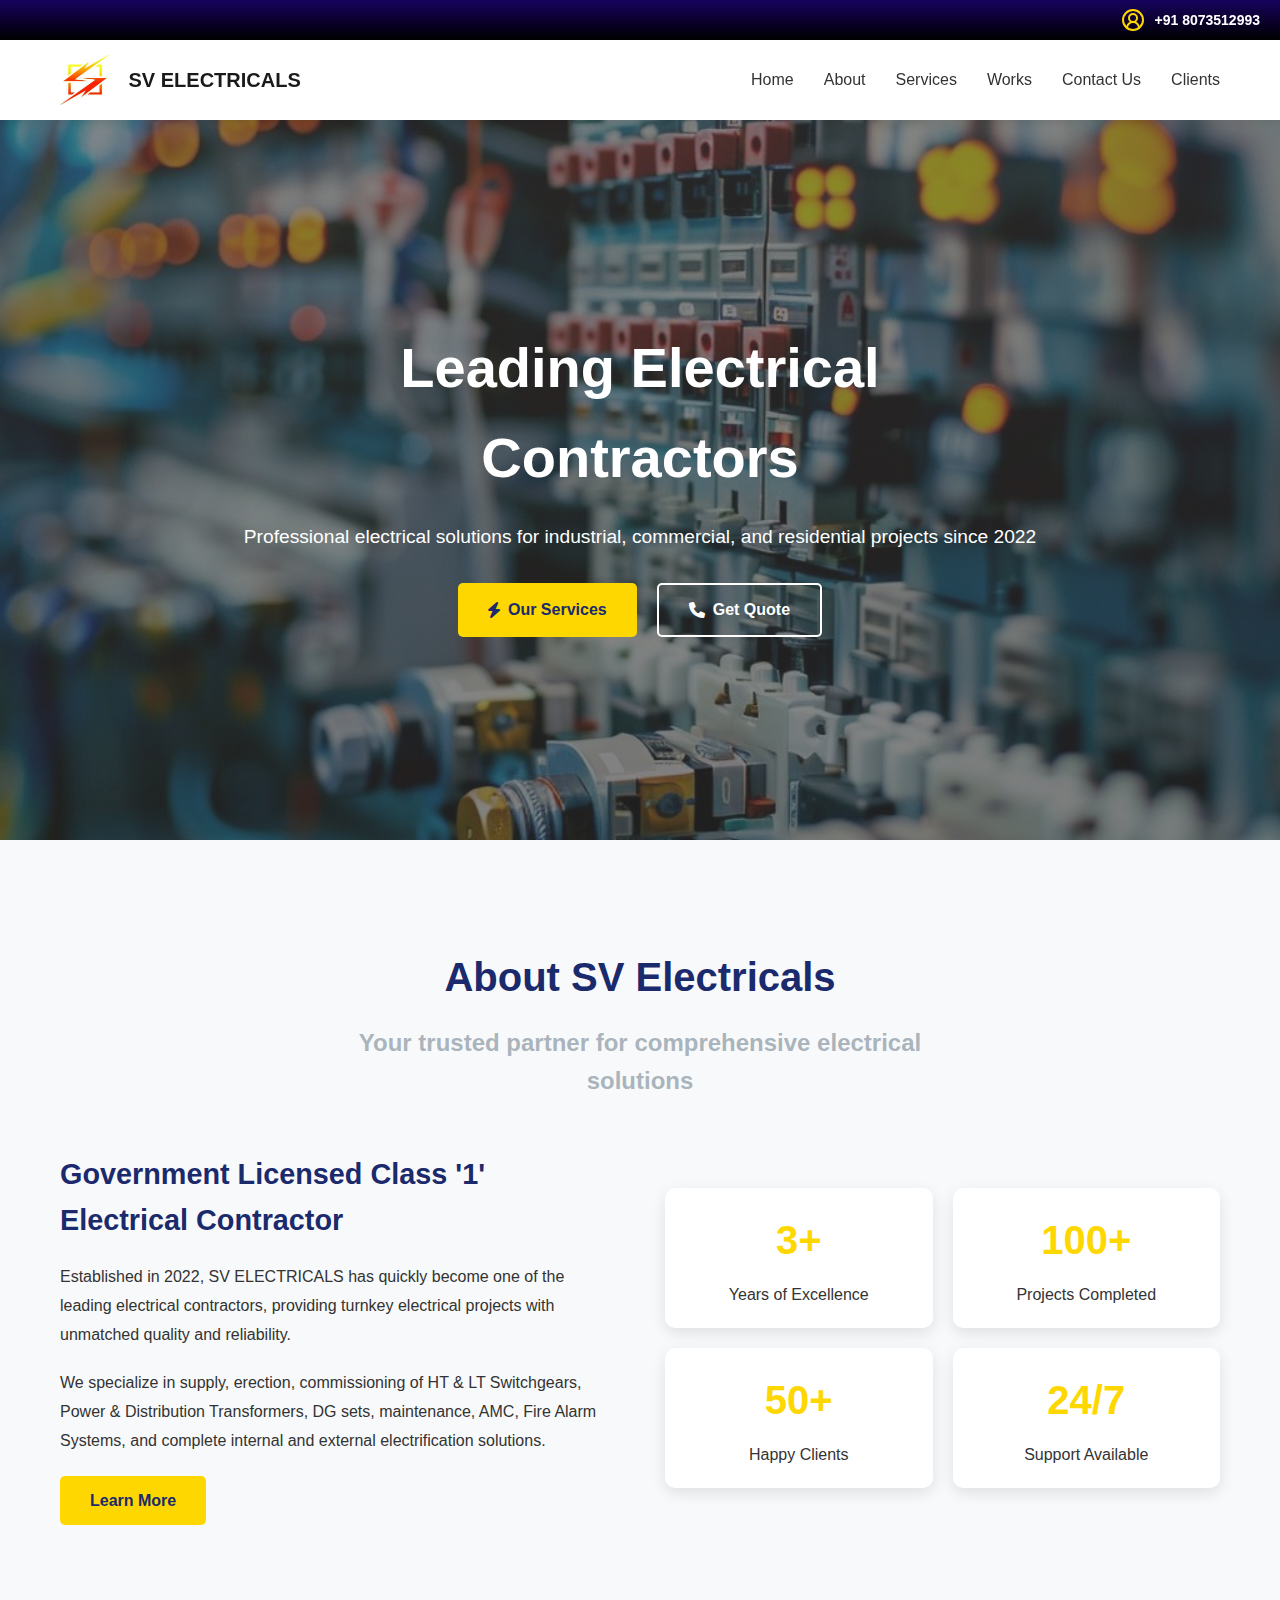
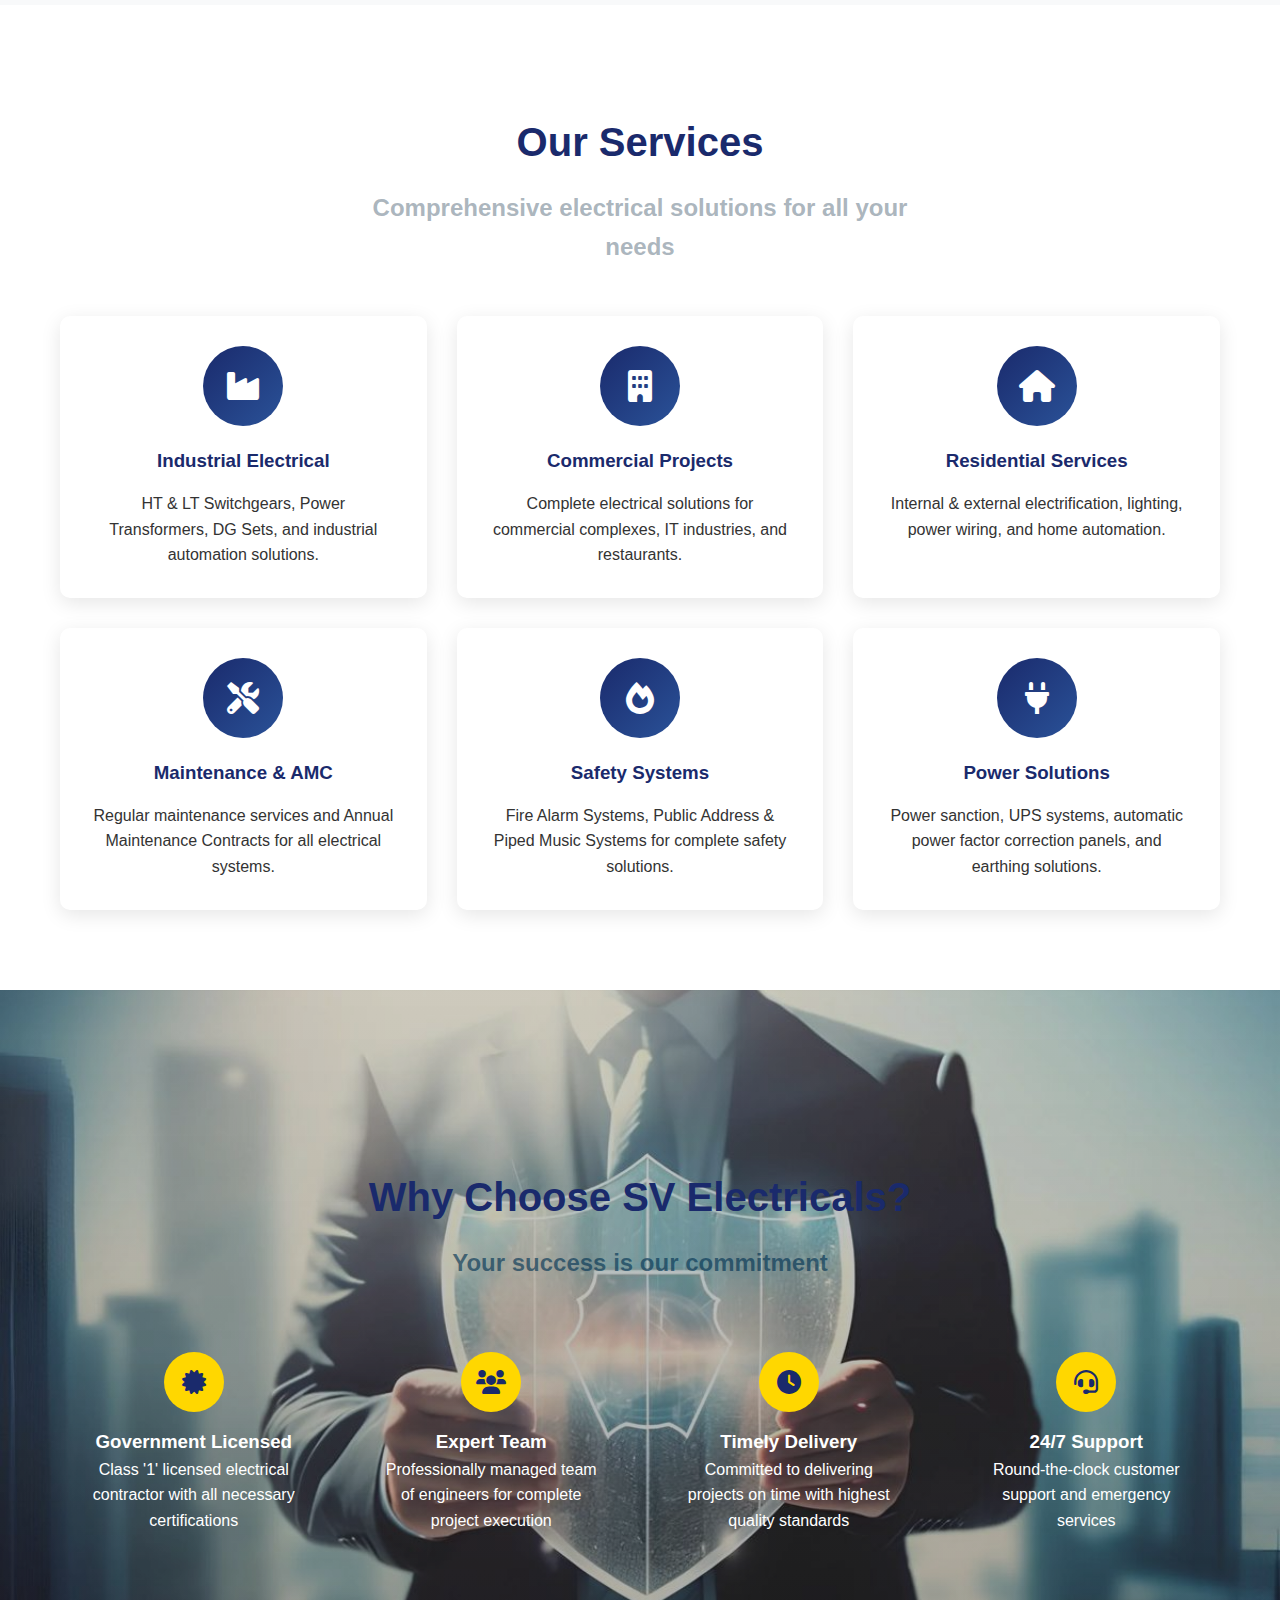
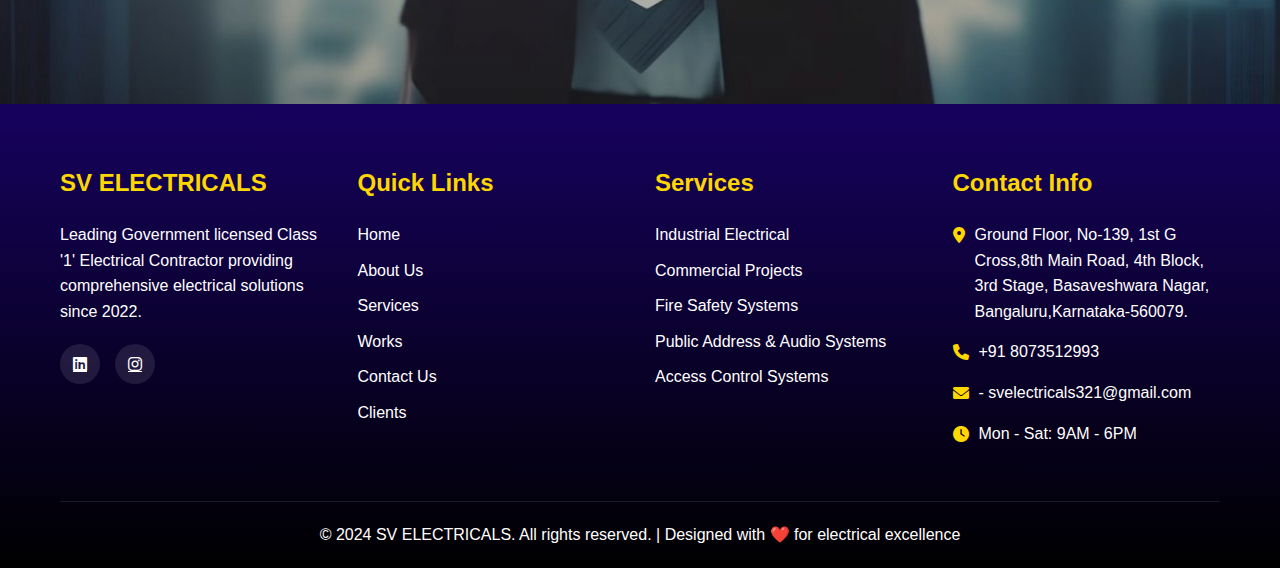
<file: index.html>
<!DOCTYPE html>
<html lang="en">
  <head>
    <meta charset="UTF-8" />
    <meta name="viewport" content="width=device-width, initial-scale=1.0" />
    <link rel="icon" href="/images/SV ELECTRICALS logo.1.png " />
    <title>SV Electricals - Leading Electrical Contractors</title>
    <link
      href="https://cdnjs.cloudflare.com/ajax/libs/font-awesome/6.0.0/css/all.min.css"
      rel="stylesheet"
    />
    <link rel="stylesheet" href="/css/sv.css" />
  </head>
  <body>
    
    <!-- Header -->
    <header class="header" id="header">
      <!-- baner -->
      <div class="baner">
        <svg
          xmlns="http://www.w3.org/2000/svg"
          width="24"
          height="24"
          viewBox="0 0 24 24"
          fill="none"
          stroke="currentColor"
          stroke-width="2"
          stroke-linecap="round"
          stroke-linejoin="round"
          class="icon"
        >
          <path d="M18 20a6 6 0 0 0-12 0" />
          <circle cx="12" cy="10" r="4" />
          <circle cx="12" cy="12" r="10" />
        </svg>
        <b>+91 8073512993</b>
      </div>
        <nav class="nav-container">
  <div class="logo-container">
    <img class="losv" src="/images/SV ELECTRICALS logo.1.png" alt="SV Electricals Logo" />
    <a href="#" class="logo">SV ELECTRICALS</a>
  </div>
  <ul class="nav-menu">
    <li><a href="/index.html">Home</a></li>
    <li><a href="#about">About</a></li>
    <li><a href="/Our Services.html">Services</a></li>
    <li><a href="/Our Works.html">Works</a></li>
    <li><a href="/Contact Us.html">Contact Us</a></li>
    <li><a href="/Our Clients.html">Clients</a></li>
  </ul>
</nav>

        <div class="hamburger" id="hamburger">
          <span></span>
          <span></span>
          <span></span>
        </div>
      </nav>
    </header>

    <!-- Hero Section -->
    <section class="hero" id="home">
      <div class="hero-content">
        <h1>Leading Electrical Contractors</h1>
        <p>
          Professional electrical solutions for industrial, commercial, and
          residential projects since 2022
        </p>
        <div class="cta-buttons">
          <a href="#services" class="btn btn-primary">
            <i class="fas fa-bolt"></i> Our Services
          </a>
          <a href="/Contact Us.html" class="btn btn-secondary">
            <i class="fas fa-phone"></i> Get Quote
          </a>
        </div>
      </div>
    </section>

    <!-- About Section -->
    <section class="about" id="about">
      <div class="container">
        <div class="section-title">
          <h2>About SV Electricals</h2>
          <p>Your trusted partner for comprehensive electrical solutions</p>
        </div>
        <div class="about-grid">
          <div class="about-content">
            <h3>Government Licensed Class '1' Electrical Contractor</h3>
            <p>
              Established in 2022, SV ELECTRICALS has quickly become one of the
              leading electrical contractors, providing turnkey electrical
              projects with unmatched quality and reliability.
            </p>
            <p>
              We specialize in supply, erection, commissioning of HT & LT
              Switchgears, Power & Distribution Transformers, DG sets,
              maintenance, AMC, Fire Alarm Systems, and complete internal and
              external electrification solutions.
            </p>
            <a href="#services" class="btn btn-primary">Learn More</a>
          </div>
          <div class="stats-grid">
            <div class="stat-item">
              <div class="stat-number">3+</div>
              <p>Years of Excellence</p>
            </div>
            <div class="stat-item">
              <div class="stat-number">100+</div>
              <p>Projects Completed</p>
            </div>
            <div class="stat-item">
              <div class="stat-number">50+</div>
              <p>Happy Clients</p>
            </div>
            <div class="stat-item">
              <div class="stat-number">24/7</div>
              <p>Support Available</p>
            </div>
          </div>
        </div>
      </div>
    </section>

    <!-- Services Section -->
    <section class="services" id="services">
      <div class="container">
        <div class="section-title">
          <h2>Our Services</h2>
          <p>Comprehensive electrical solutions for all your needs</p>
        </div>
        <div class="services-grid">
          <div class="service-card">
            <div class="service-icon">
              <i class="fas fa-industry"></i>
            </div>
            <h3>Industrial Electrical</h3>
            <p>
              HT & LT Switchgears, Power Transformers, DG Sets, and industrial
              automation solutions.
            </p>
          </div>
          <div class="service-card">
            <div class="service-icon">
              <i class="fas fa-building"></i>
            </div>
            <h3>Commercial Projects</h3>
            <p>
              Complete electrical solutions for commercial complexes, IT
              industries, and restaurants.
            </p>
          </div>
          <div class="service-card">
            <div class="service-icon">
              <i class="fas fa-home"></i>
            </div>
            <h3>Residential Services</h3>
            <p>
              Internal & external electrification, lighting, power wiring, and
              home automation.
            </p>
          </div>
          <div class="service-card">
            <div class="service-icon">
              <i class="fas fa-tools"></i>
            </div>
            <h3>Maintenance & AMC</h3>
            <p>
              Regular maintenance services and Annual Maintenance Contracts for
              all electrical systems.
            </p>
          </div>
          <div class="service-card">
            <div class="service-icon">
              <i class="fas fa-fire"></i>
            </div>
            <h3>Safety Systems</h3>
            <p>
              Fire Alarm Systems, Public Address & Piped Music Systems for
              complete safety solutions.
            </p>
          </div>
          <div class="service-card">
            <div class="service-icon">
              <i class="fas fa-plug"></i>
            </div>
            <h3>Power Solutions</h3>
            <p>
              Power sanction, UPS systems, automatic power factor correction
              panels, and earthing solutions.
            </p>
          </div>
        </div>
      </div>
    </section>

    <!-- Why Choose Us -->
    <section class="why-choose">
      <div class="img"></div>
      <div class="container">
        <div class="section-title">
          <h2>Why Choose SV Electricals?</h2>
          <h5>Your success is our commitment</h5>
        </div>
        <div class="features-grid">
          <div class="feature-item">
            <div class="feature-icon">
              <i class="fas fa-certificate"></i>
            </div>
            <h3>Government Licensed</h3>
            <p>
              Class '1' licensed electrical contractor with all necessary
              certifications
            </p>
          </div>
          <div class="feature-item">
            <div class="feature-icon">
              <i class="fas fa-users"></i>
            </div>
            <h3>Expert Team</h3>
            <p>
              Professionally managed team of engineers for complete project
              execution
            </p>
          </div>
          <div class="feature-item">
            <div class="feature-icon">
              <i class="fas fa-clock"></i>
            </div>
            <h3>Timely Delivery</h3>
            <p>
              Committed to delivering projects on time with highest quality
              standards
            </p>
          </div>
          <div class="feature-item">
            <div class="feature-icon">
              <i class="fas fa-headset"></i>
            </div>
            <h3>24/7 Support</h3>
            <p>Round-the-clock customer support and emergency services</p>
          </div>
        </div>
      </div>
    </section>

    <!-- Footer -->
    <footer class="footer">
      <div class="container">
        <div class="footer-content">
          <div class="footer-section">
            <h3>SV ELECTRICALS</h3>
            <p>
              Leading Government licensed Class '1' Electrical Contractor
              providing comprehensive electrical solutions since 2022.
            </p>
            <div class="social-links">
             
              <a href="#"><i class="fab fa-linkedin"></i></a>
              <a
                href="https://www.instagram.com/sv_electricals2022?igsh=MWprNWR5MTV6ZG00ZQ=="
                ><i class="fab fa-instagram"></i
              ></a>
          
            </div>
          </div>
          <div class="footer-section">
            <h3>Quick Links</h3>
            <ul>
              <li><a href="#home">Home</a></li>
              <li><a href="#about">About Us</a></li>
              <li><a href="/Our Services.html">Services</a></li>
              <li><a href="/Our Works.html">Works</a></li>
              <li><a href="/Contact Us.html">Contact Us</a></li>
              <li><a href="/Our Clients .html">Clients</a></li>
            </ul>
          </div>
          <div class="footer-section">
            <h3>Services</h3>
            <ul>
              <li><a href="/Our Services.html#in">Industrial Electrical</a></li>
              <li><a href="/Our Services.html#cp">Commercial Projects</a></li>
              <li><a href="/Our Services.html#fss">Fire Safety Systems</a></li>
              <li><a href="/Our Services.html#as">Public Address & Audio Systems</a></li>
              <li><a href="/Our Services.html#ac">Access Control Systems</a></li>
            </ul>
          </div>
          <div class="footer-section">
            <h3>Contact Info</h3>
            <p>
              <i class="fas fa-map-marker-alt"></i> Ground Floor, No-139, 1st G
              Cross,8th Main Road, 4th Block, 3rd Stage, Basaveshwara Nagar,
              Bangaluru,Karnataka-560079.
            </p>
            <p><i class="fas fa-phone"></i> +91 8073512993</p>
            <p><i class="fas fa-envelope"></i> - svelectricals321@gmail.com</p>
            <p><i class="fas fa-clock"></i> Mon - Sat: 9AM - 6PM</p>
          </div>
        </div>
        <div class="footer-bottom">
          <p>
            &copy; 2024 SV ELECTRICALS. All rights reserved. | Designed with ❤️
            for electrical excellence
          </p>
        </div>
      </div>
    </footer>
    <script src="js/sv.js"></script>
  </body>
</html>
</file>
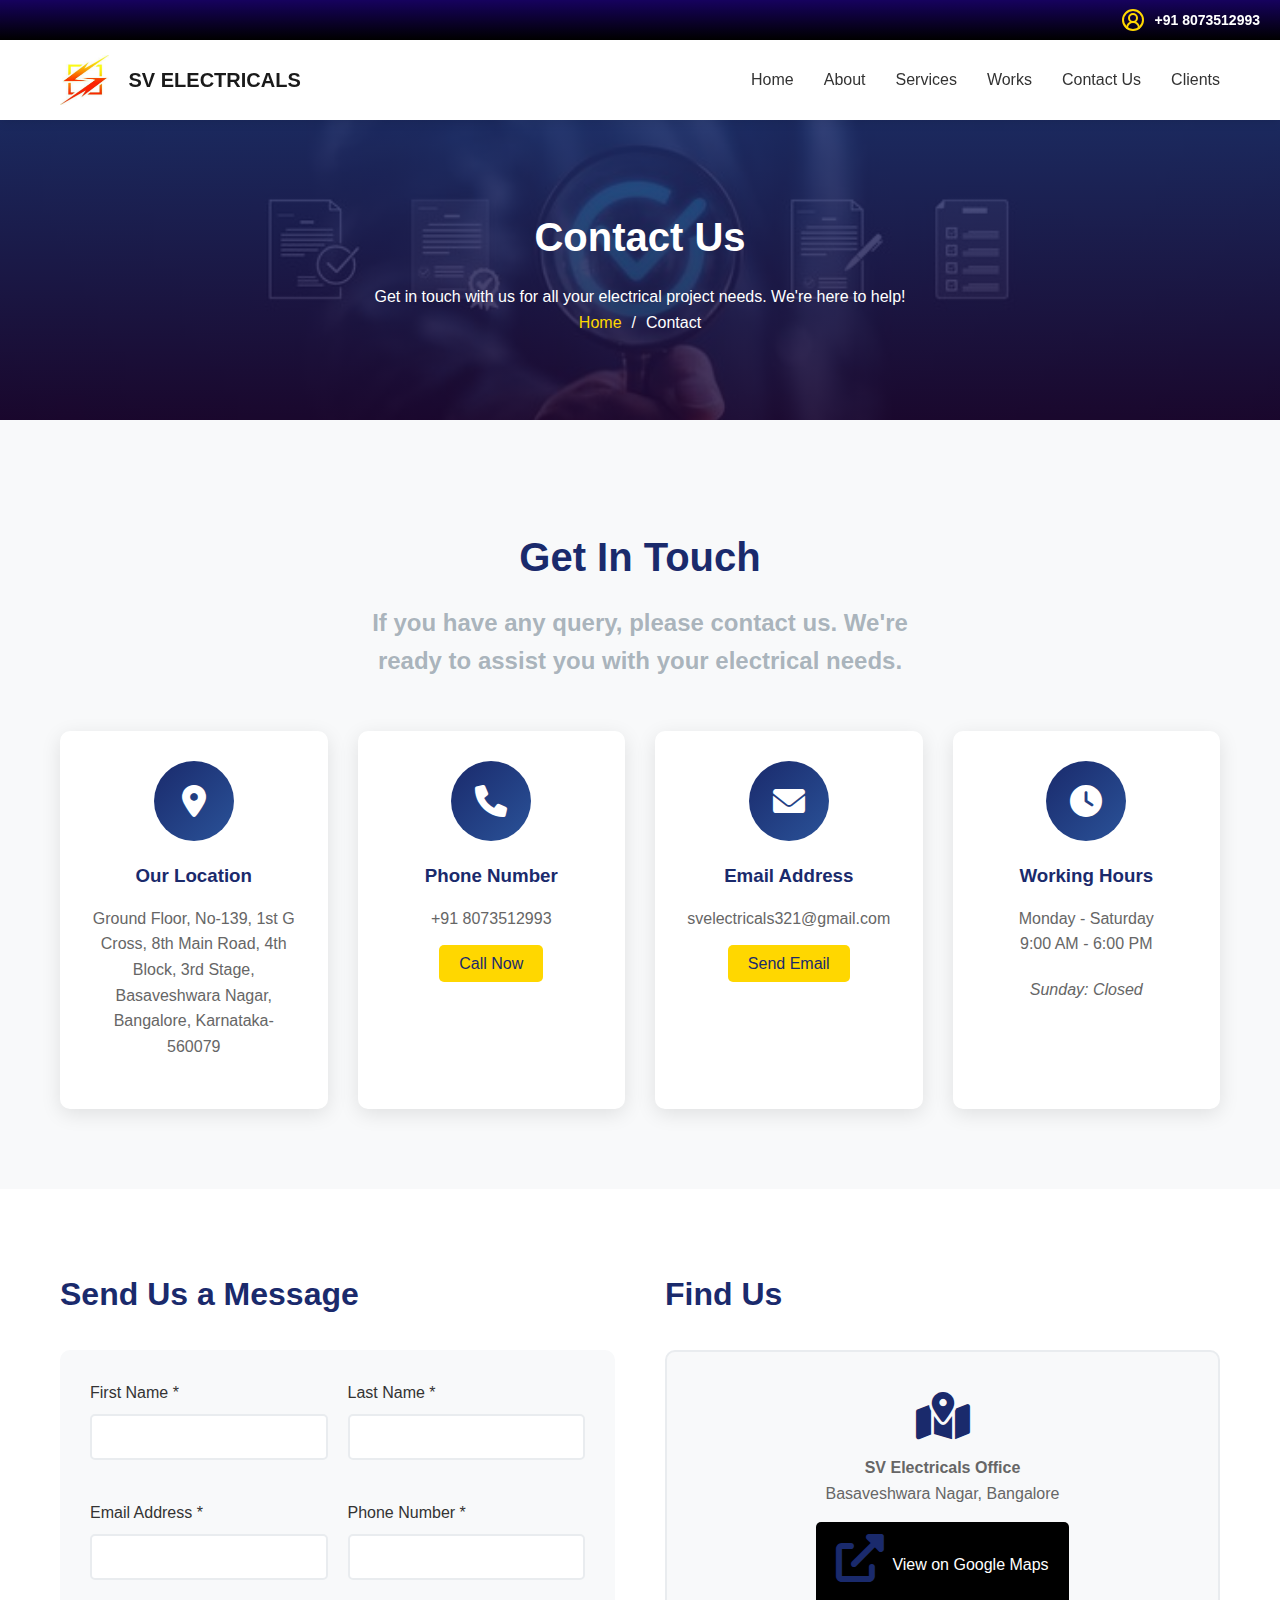
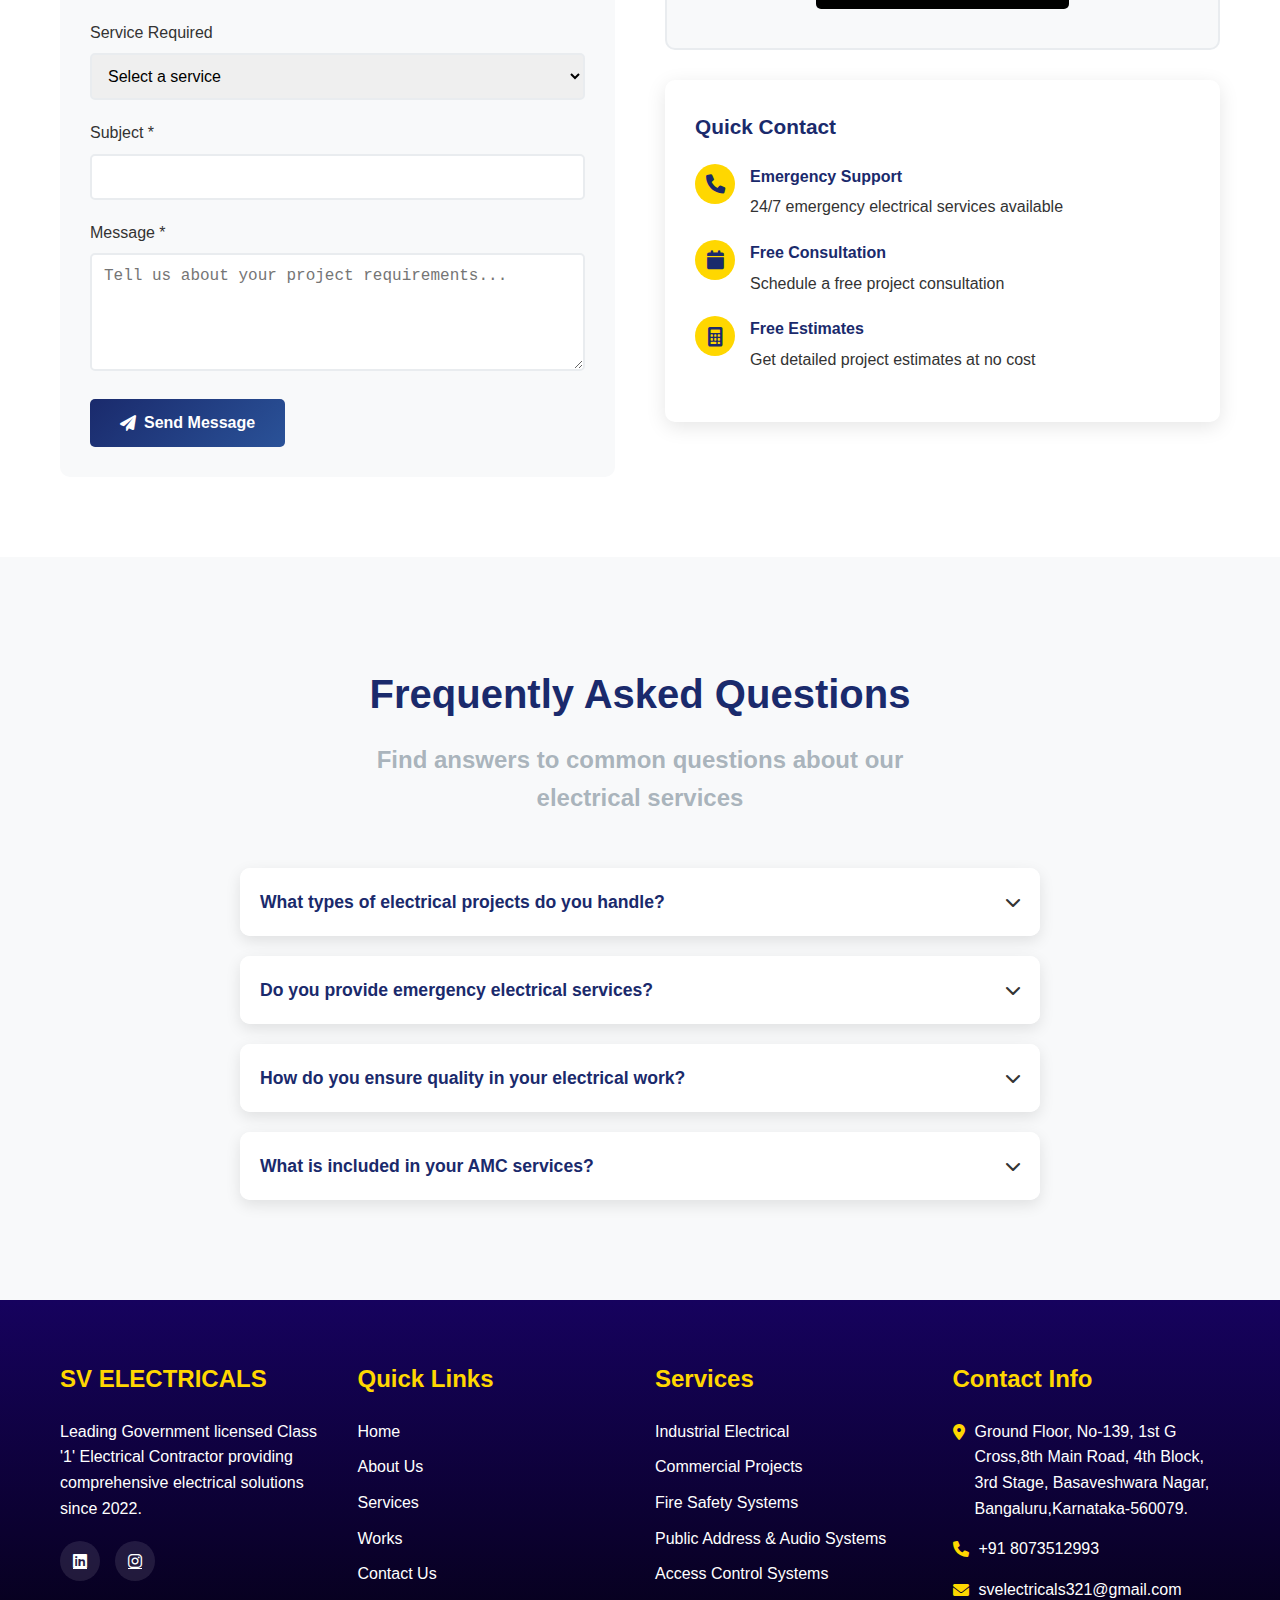
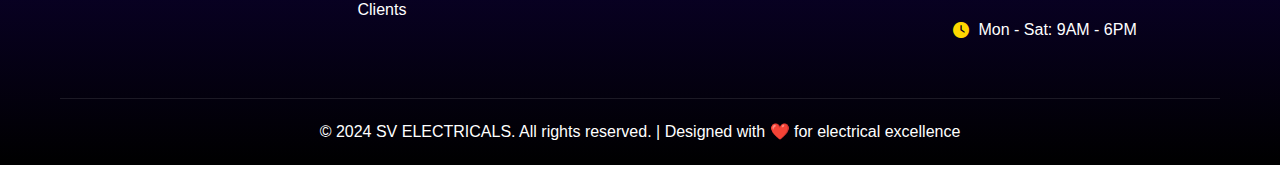
<file: Contact Us.html>
<!DOCTYPE html>
<html lang="en">
  <head>
    <meta charset="UTF-8" />
    <meta name="viewport" content="width=device-width, initial-scale=1.0" />
    <link rel="icon" href="/images/SV ELECTRICALS logo.1.png " />
    <title>Contact Us - SV Electricals</title>
    <link
      href="https://cdnjs.cloudflare.com/ajax/libs/font-awesome/6.0.0/css/all.min.css"
      rel="stylesheet"
    />
    <link rel="stylesheet" href="/css/sv.css" />
  </head>
  <body>
    <!-- Header -->
    <header class="header" id="header">
      <div class="baner">
        <svg
          xmlns="http://www.w3.org/2000/svg"
          width="24"
          height="24"
          viewBox="0 0 24 24"
          fill="none"
          stroke="currentColor"
          stroke-width="2"
          stroke-linecap="round"
          stroke-linejoin="round"
          class="icon"
        >
          <path d="M18 20a6 6 0 0 0-12 0" />
          <circle cx="12" cy="10" r="4" />
          <circle cx="12" cy="12" r="10" />
        </svg>
        <b>+91 8073512993</b>
      </div>
    <nav class="nav-container">
  <div class="logo-container">
    <img class="losv" src="/images/SV ELECTRICALS logo.1.png " alt="SV Electricals Logo" />
    <a href="#" class="logo">SV ELECTRICALS</a>
  </div>
  <ul class="nav-menu">
    <li><a href="/index.html">Home</a></li>
    <li><a href="/index.html#about">About</a></li>
    <li><a href="/Our Services.html">Services</a></li>
    <li><a href="/Our Works.html">Works</a></li>
    <li><a href="/Contact Us.html">Contact Us</a></li>
    <li><a href="/Our Clients .html">Clients</a></li>
  </ul>
</nav>
        <div class="hamburger" id="hamburger">
          <span></span>
          <span></span>
          <span></span>
        </div>
      </nav>
    </header>

    <!-- Page Header -->
    <section class="page-header">
      <div class="page-header-content">
        <h1>Contact Us</h1>
        <p>
          Get in touch with us for all your electrical project needs. We're here
          to help!
        </p>
        <div class="breadcrumb">
          <a href="/index.html">Home</a>
          <span>/</span>
          <span>Contact</span>
        </div>
      </div>
    </section>

    <!-- Contact Information -->
    <section class="contact-info">
      <div class="container">
        <div class="section-title">
          <h2>Get In Touch</h2>
          <p>
            If you have any query, please contact us. We're ready to assist you
            with your electrical needs.
          </p>
        </div>
        <div class="contact-grid">
          <div class="contact-card">
            <div class="contact-icon">
              <i class="fas fa-map-marker-alt"></i>
            </div>
            <h3>Our Location</h3>
            <p>
              Ground Floor, No-139, 1st G Cross, 8th Main Road, 4th Block, 3rd
              Stage, Basaveshwara Nagar, Bangalore, Karnataka-560079
            </p>
          </div>
          <div class="contact-card">
            <div class="contact-icon">
              <i class="fas fa-phone"></i>
            </div>
            <h3>Phone Number</h3>
            <p>+91 8073512993</p>
            <a href="tel:+918073512993" class="contact-link">Call Now</a>
          </div>
          <div class="contact-card">
            <div class="contact-icon">
              <i class="fas fa-envelope"></i>
            </div>
            <h3>Email Address</h3>
            <p>svelectricals321@gmail.com</p>
            <a href="mailto:svelectricals321@gmail.com" class="contact-link"
              >Send Email</a
            >
          </div>
          <div class="contact-card">
            <div class="contact-icon">
              <i class="fas fa-clock"></i>
            </div>
            <h3>Working Hours</h3>
            <p>Monday - Saturday<br />9:00 AM - 6:00 PM</p>
            <p class="closed">Sunday: Closed</p>
          </div>
        </div>
      </div>
    </section>

    <!-- Contact Form & Map -->
    <section class="contact-form-section">
      <div class="container">
        <div class="contact-content-grid">
          <!-- Contact Form -->
          <div class="contact-form-container">
            <h3>Send Us a Message</h3>
            <form class="contact-form" id="contactForm">
              <div class="form-row">
                <div class="form-group">
                  <label for="firstName">First Name *</label>
                  <input type="text" id="firstName" name="firstName" required />
                </div>
                <div class="form-group">
                  <label for="lastName">Last Name *</label>
                  <input type="text" id="lastName" name="lastName" required />
                </div>
              </div>
              <div class="form-row">
                <div class="form-group">
                  <label for="email">Email Address *</label>
                  <input type="email" id="email" name="email" required />
                </div>
                <div class="form-group">
                  <label for="phone">Phone Number *</label>
                  <input type="tel" id="phone" name="phone" required />
                </div>
              </div>
              <div class="form-group">
                <label for="service">Service Required</label>
                <select id="service" name="service">
                  <option value="">Select a service</option>
                  <option value="industrial">Industrial Electrical</option>
                  <option value="commercial">Commercial Projects</option>
                  <option value="residential">Residential Services</option>
                  <option value="maintenance">Maintenance & AMC</option>
                  <option value="safety">Safety Systems</option>
                  <option value="other">Other</option>
                </select>
              </div>
              <div class="form-group">
                <label for="subject">Subject *</label>
                <input type="text" id="subject" name="subject" required />
              </div>
              <div class="form-group">
                <label for="message">Message *</label>
                <textarea
                  id="message"
                  name="message"
                  rows="5"
                  required
                  placeholder="Tell us about your project requirements..."
                ></textarea>
              </div>
              <button type="submit" class="submit-btn">
                <i class="fas fa-paper-plane"></i> Send Message
              </button>
            </form>
          </div>

          <!-- Map & Additional Info -->
          <div class="map-container">
            <h3>Find Us</h3>
            <div class="map-placeholder">
              <div class="map-content">
                <i class="fas fa-map-marked-alt"></i>
                <h4>SV Electricals Office</h4>
                <p>Basaveshwara Nagar, Bangalore</p>
                <a
                  href="https://maps.google.com/?q=Basaveshwara+Nagar+Bangalore"
                  target="_blank"
                  class="map-link"
                >
                  <i class="fas fa-external-link-alt"></i> View on Google Maps
                </a>
              </div>
            </div>
            <div class="quick-contact">
              <h4>Quick Contact</h4>
              <div class="quick-contact-item">
                <i class="fas fa-phone"></i>
                <div>
                  <strong>Emergency Support</strong>
                  <p>24/7 emergency electrical services available</p>
                </div>
              </div>
              <div class="quick-contact-item">
                <i class="fas fa-calendar"></i>
                <div>
                  <strong>Free Consultation</strong>
                  <p>Schedule a free project consultation</p>
                </div>
              </div>
              <div class="quick-contact-item">
                <i class="fas fa-calculator"></i>
                <div>
                  <strong>Free Estimates</strong>
                  <p>Get detailed project estimates at no cost</p>
                </div>
              </div>
            </div>
          </div>
        </div>
      </div>
    </section>

    <!-- FAQ Section -->
    <section class="faq-section">
      <div class="container">
        <div class="section-title">
          <h2>Frequently Asked Questions</h2>
          <p>Find answers to common questions about our electrical services</p>
        </div>
        <div class="faq-container">
          <div class="faq-item">
            <div class="faq-question">
              <h4>What types of electrical projects do you handle?</h4>
              <i class="fas fa-chevron-down"></i>
            </div>
            <div class="faq-answer">
              <p>
                We handle all types of electrical projects including industrial
                installations, commercial buildings, residential homes,
                maintenance contracts, safety systems, and emergency repairs.
                Our Class '1' license allows us to work on projects of any
                scale.
              </p>
            </div>
          </div>
          <div class="faq-item">
            <div class="faq-question">
              <h4>Do you provide emergency electrical services?</h4>
              <i class="fas fa-chevron-down"></i>
            </div>
            <div class="faq-answer">
              <p>
                Yes, we provide 24/7 emergency electrical services. Our team is
                always ready to respond to urgent electrical issues to ensure
                your safety and minimize downtime.
              </p>
            </div>
          </div>
          <div class="faq-item">
            <div class="faq-question">
              <h4>How do you ensure quality in your electrical work?</h4>
              <i class="fas fa-chevron-down"></i>
            </div>
            <div class="faq-answer">
              <p>
                We follow strict quality control measures, use only certified
                materials, employ qualified engineers, and conduct thorough
                testing and commissioning of all installations. All our work
                complies with Indian electrical safety standards.
              </p>
            </div>
          </div>
          <div class="faq-item">
            <div class="faq-question">
              <h4>What is included in your AMC services?</h4>
              <i class="fas fa-chevron-down"></i>
            </div>
            <div class="faq-answer">
              <p>
                Our Annual Maintenance Contracts include regular inspections,
                preventive maintenance, emergency repairs, system optimization,
                and priority support. We also provide detailed maintenance
                reports and recommendations.
              </p>
            </div>
          </div>
        </div>
      </div>
    </section>

    <!-- Footer -->
    <footer class="footer">
      <div class="container">
        <div class="footer-content">
          <div class="footer-section">
            <h3>SV ELECTRICALS</h3>
            <p>
              Leading Government licensed Class '1' Electrical Contractor
              providing comprehensive electrical solutions since 2022.
            </p>
            <div class="social-links">
          
              <a href="https://www.linkedin.com/in/sadhasivan-p-257868381?lipi=urn%3Ali%3Apage%3Ad_flagship3_profile_view_base_contact_details%3BAKwUVMR9Rgig4jfaoCb5Jw%3D%3D"><i class="fab fa-linkedin"></i></a>
              <a
                href="https://www.instagram.com/sv_electricals2022?igsh=MWprNWR5MTV6ZG00ZQ=="
                ><i class="fab fa-instagram"></i
              ></a>
             
            </div>
          </div>
          <div class="footer-section">
            <h3>Quick Links</h3>
            <ul>
              <li><a href="/index.html">Home</a></li>
              <li><a href="/html/index.html">About Us</a></li>
              <li><a href="/Our Services.html">Services</a></li>
              <li><a href="/Our Works.html">Works</a></li>
              <li><a href="/Contact Us.html">Contact Us</a></li>
              <li><a href="/Our Clients .html">Clients</a></li>
            </ul>
          </div>
          <div class="footer-section">
            <h3>Services</h3>
            <ul>
              <li><a href="/Our Services.html#in">Industrial Electrical</a></li>
              <li><a href="/Our Services.html#cp">Commercial Projects</a></li>
              <li><a href="/Our Services.html#fss">Fire Safety Systems</a></li>
              <li><a href="/Our Services.html#as">Public Address & Audio Systems</a></li>
              <li><a href="/Our Services.html#ac">Access Control Systems</a></li>
            </ul>
          </div>
          <div class="footer-section">
            <h3>Contact Info</h3>
            <p>
              <i class="fas fa-map-marker-alt"></i> Ground Floor, No-139, 1st G
              Cross,8th Main Road, 4th Block, 3rd Stage, Basaveshwara Nagar,
              Bangaluru,Karnataka-560079.
            </p>
            <p><i class="fas fa-phone"></i> +91 8073512993</p>
            <p><i class="fas fa-envelope"></i> svelectricals321@gmail.com</p>
            <p><i class="fas fa-clock"></i> Mon - Sat: 9AM - 6PM</p>
          </div>
        </div>
        <div class="footer-bottom">
          <p>
            &copy; 2024 SV ELECTRICALS. All rights reserved. | Designed with ❤️
            for electrical excellence
          </p>
        </div>
      </div>
    </footer>

    <script src="/js/sv.js"></script>
  </body>
</html>
</file>
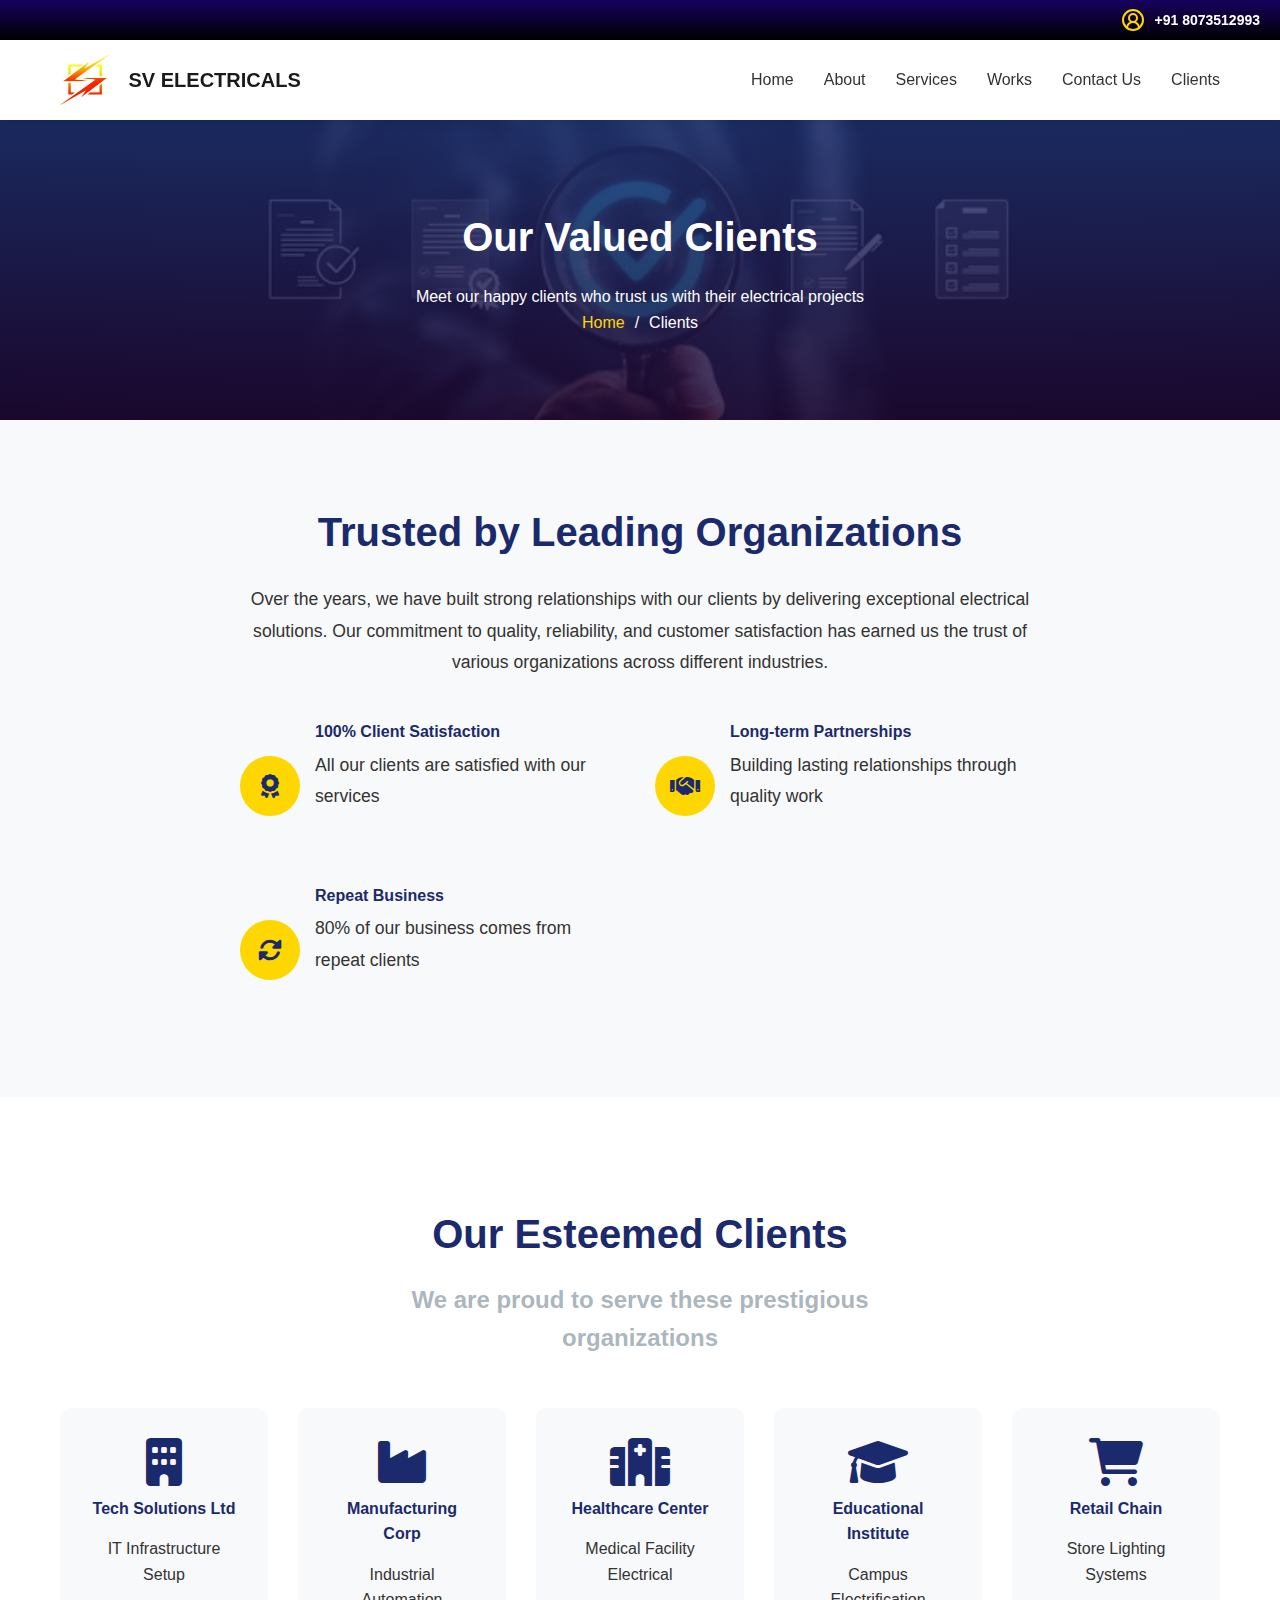
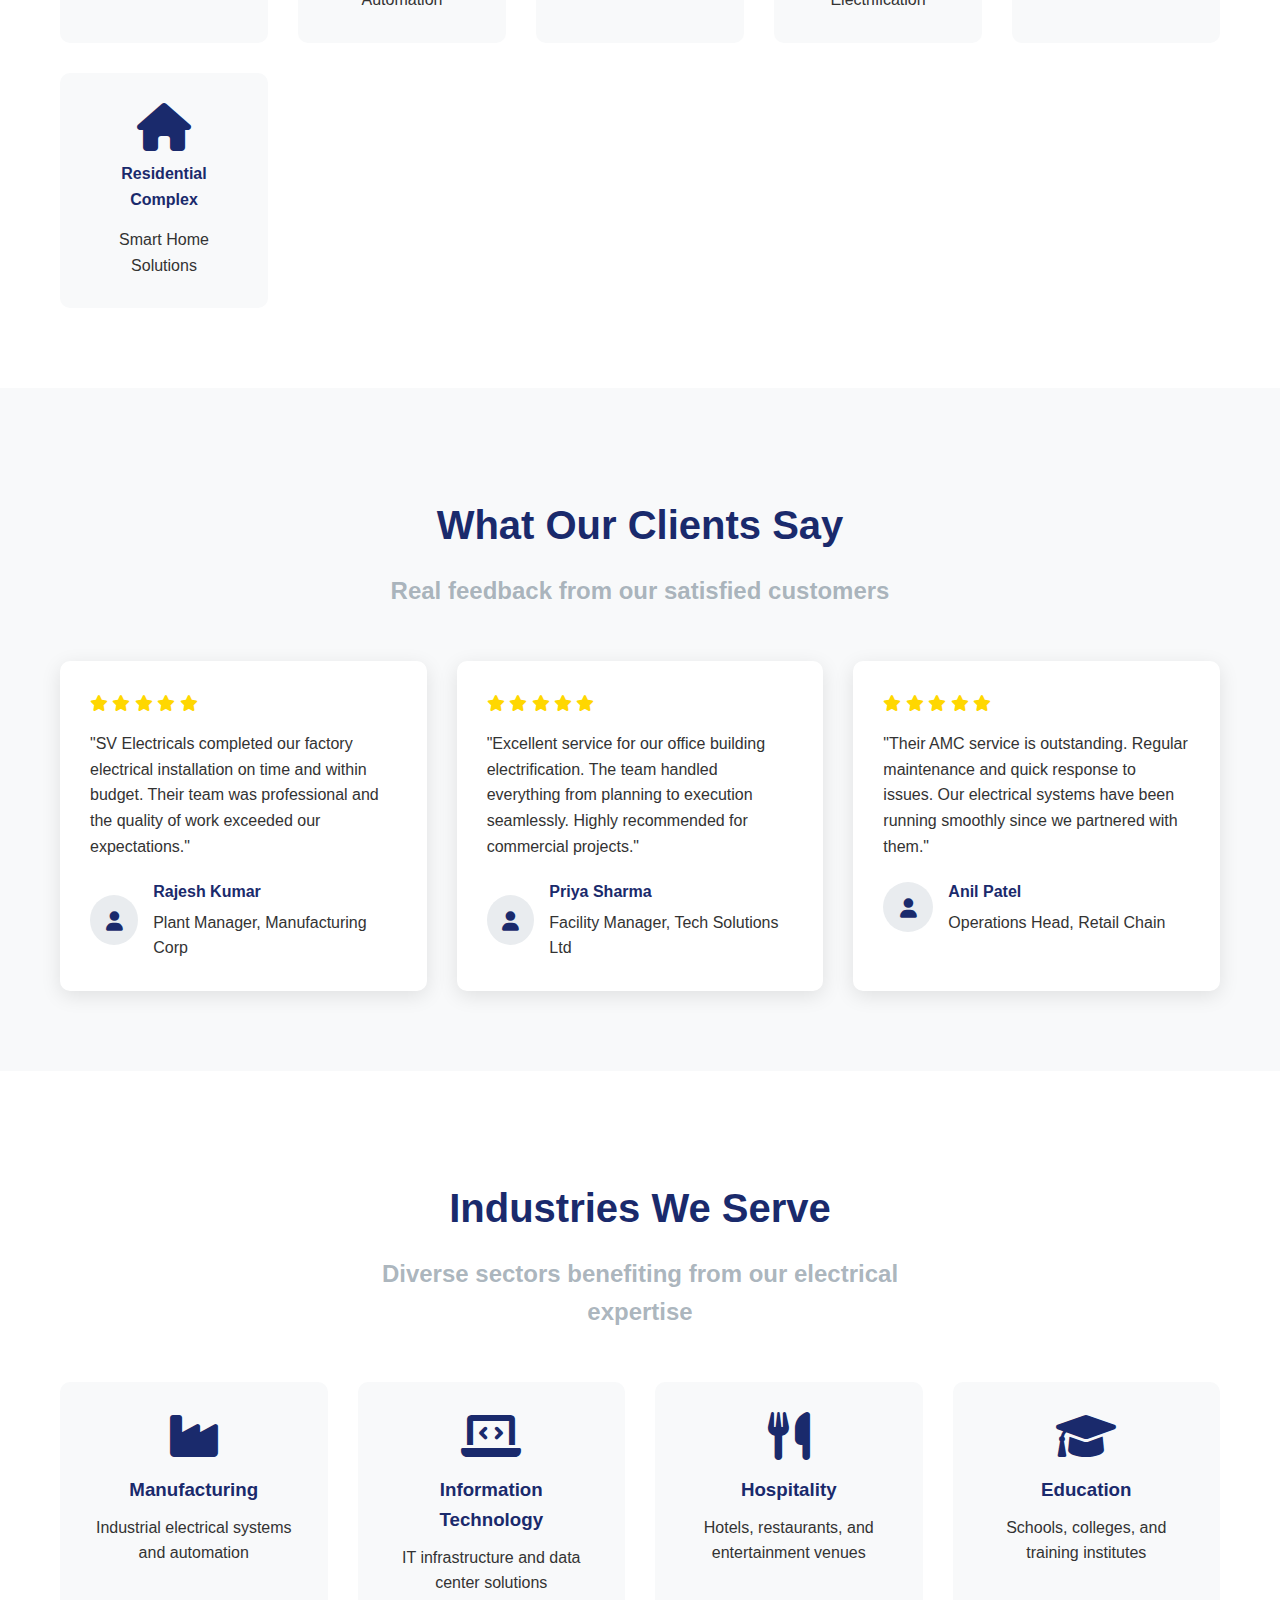
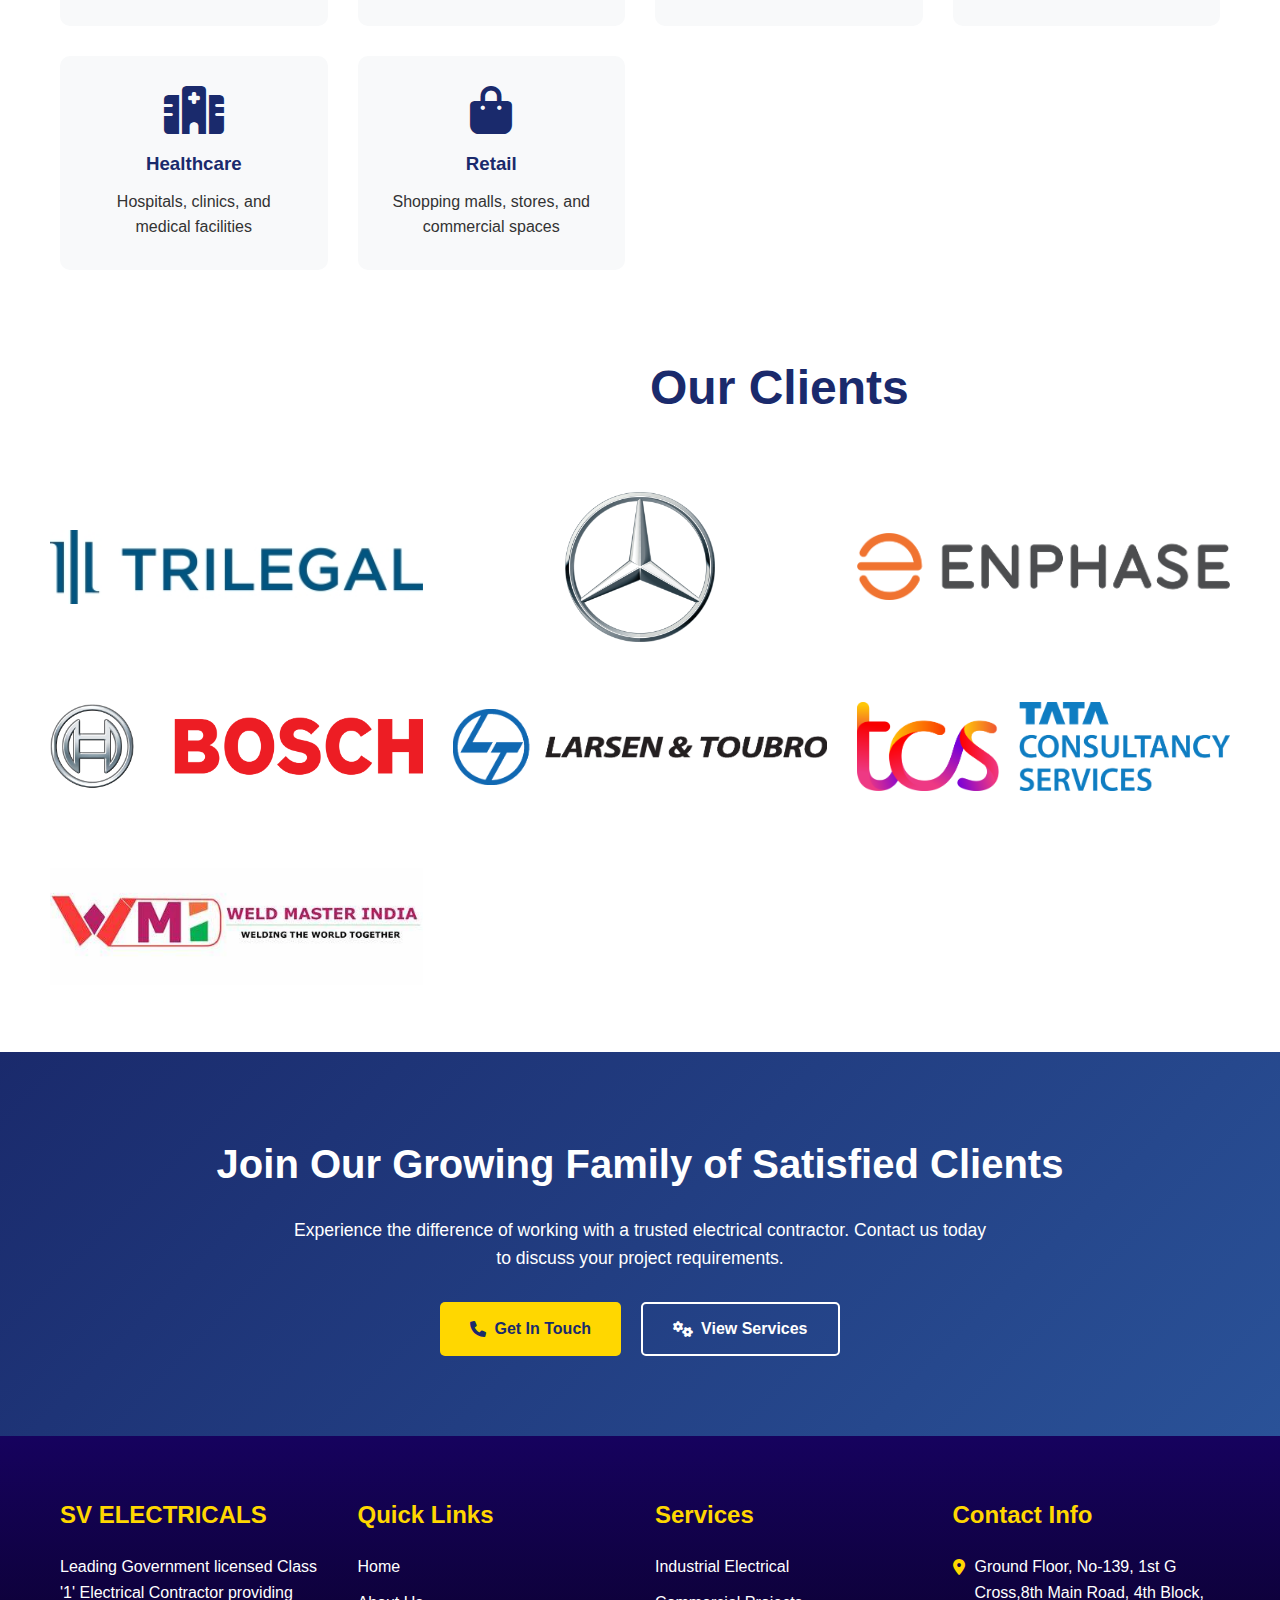
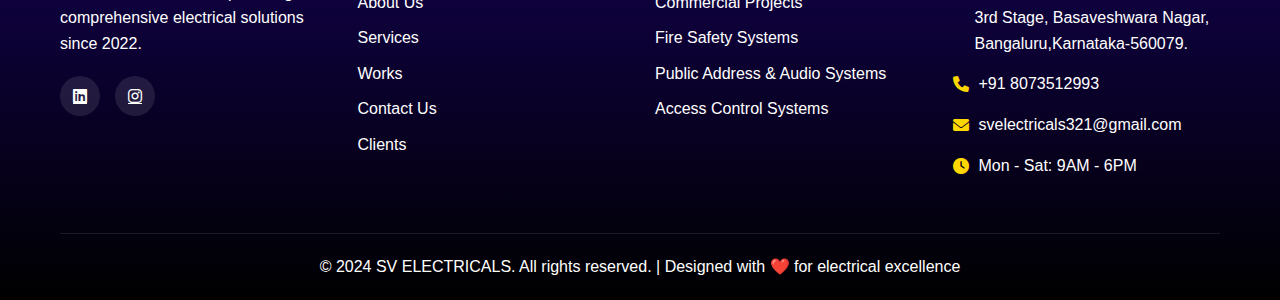
<file: Our Clients .html>
<!DOCTYPE html>
<html lang="en">
  <head>
    <meta charset="UTF-8" />
    <meta name="viewport" content="width=device-width, initial-scale=1.0" />
    <link rel="icon" href="/images/SV ELECTRICALS logo.1.png" />
    <title>Our Clients - SV Electricals</title>
    <link
      href="https://cdnjs.cloudflare.com/ajax/libs/font-awesome/6.0.0/css/all.min.css"
      rel="stylesheet"
    />
    <link rel="stylesheet" href="/css/sv.css" />
  </head>
  <body>
    <!-- Header -->
    <header class="header" id="header">
      <div class="baner">
        <svg
          xmlns="http://www.w3.org/2000/svg"
          width="24"
          height="24"
          viewBox="0 0 24 24"
          fill="none"
          stroke="currentColor"
          stroke-width="2"
          stroke-linecap="round"
          stroke-linejoin="round"
          class="icon"
        >
          <path d="M18 20a6 6 0 0 0-12 0" />
          <circle cx="12" cy="10" r="4" />
          <circle cx="12" cy="12" r="10" />
        </svg>
        <b>+91 8073512993</b>
      </div>
       <nav class="nav-container">
  <div class="logo-container">
    <img class="losv" src="/images/SV ELECTRICALS logo.1.png" alt="SV Electricals Logo" />
    <a href="#" class="logo">SV ELECTRICALS</a>
  </div>
  <ul class="nav-menu">
    <li><a href="/index.html">Home</a></li>
    <li><a href="/index.html#about">About</a></li>
    <li><a href="/Our Services.html">Services</a></li>
    <li><a href="/Our Services.html">Works</a></li>
    <li><a href="/Contact Us.html">Contact Us</a></li>
    <li><a href="/Our Clients .html">Clients</a></li>
  </ul>
</nav>
        <div class="hamburger" id="hamburger">
          <span></span>
          <span></span>
          <span></span>
        </div>
      </nav>
    </header>

    <!-- Page Header -->
    <section class="page-header">
      <div class="page-header-content">
        <h1>Our Valued Clients</h1>
        <p>
          Meet our happy clients who trust us with their electrical projects
        </p>
        <div class="breadcrumb">
          <a href="/index.html">Home</a>
          <span>/</span>
          <span>Clients</span>
        </div>
      </div>
    </section>

    <!-- Client Introduction -->
    <section class="client-intro">
      <div class="container">
        <div class="intro-content">
          <h2>Trusted by Leading Organizations</h2>
          <p>
            Over the years, we have built strong relationships with our clients
            by delivering exceptional electrical solutions. Our commitment to
            quality, reliability, and customer satisfaction has earned us the
            trust of various organizations across different industries.
          </p>
          <div class="client-achievements">
            <div class="achievement">
              <i class="fas fa-award"></i>
              <div>
                <h4>100% Client Satisfaction</h4>
                <p>All our clients are satisfied with our services</p>
              </div>
            </div>
            <div class="achievement">
              <i class="fas fa-handshake"></i>
              <div>
                <h4>Long-term Partnerships</h4>
                <p>Building lasting relationships through quality work</p>
              </div>
            </div>
            <div class="achievement">
              <i class="fas fa-sync-alt"></i>
              <div>
                <h4>Repeat Business</h4>
                <p>80% of our business comes from repeat clients</p>
              </div>
            </div>
          </div>
        </div>
      </div>
    </section>

    <!-- Client Logos -->
    <section class="client-logos">
      <div class="container">
        <div class="section-title">
          <h2>Our Esteemed Clients</h2>
          <p>We are proud to serve these prestigious organizations</p>
        </div>
        <div class="logos-grid">
          <div class="logo-card">
            <div class="client-logo">
              <i class="fas fa-building"></i>
              <h4>Tech Solutions Ltd</h4>
            </div>
            <p>IT Infrastructure Setup</p>
          </div>
          <div class="logo-card">
            <div class="client-logo">
              <i class="fas fa-industry"></i>
              <h4>Manufacturing Corp</h4>
            </div>
            <p>Industrial Automation</p>
          </div>
          <div class="logo-card">
            <div class="client-logo">
              <i class="fas fa-hospital"></i>
              <h4>Healthcare Center</h4>
            </div>
            <p>Medical Facility Electrical</p>
          </div>
          <div class="logo-card">
            <div class="client-logo">
              <i class="fas fa-graduation-cap"></i>
              <h4>Educational Institute</h4>
            </div>
            <p>Campus Electrification</p>
          </div>
          <div class="logo-card">
            <div class="client-logo">
              <i class="fas fa-shopping-cart"></i>
              <h4>Retail Chain</h4>
            </div>
            <p>Store Lighting Systems</p>
          </div>
          <div class="logo-card">
            <div class="client-logo">
              <i class="fas fa-home"></i>
              <h4>Residential Complex</h4>
            </div>
            <p>Smart Home Solutions</p>
          </div>
        </div>
      </div>
    </section>

    <!-- Client Testimonials -->
    <section class="testimonials">
      <div class="container">
        <div class="section-title">
          <h2>What Our Clients Say</h2>
          <p>Real feedback from our satisfied customers</p>
        </div>
        <div class="testimonials-grid">
          <div class="testimonial-card">
            <div class="testimonial-content">
              <div class="stars">
                <i class="fas fa-star"></i>
                <i class="fas fa-star"></i>
                <i class="fas fa-star"></i>
                <i class="fas fa-star"></i>
                <i class="fas fa-star"></i>
              </div>
              <p>
                "SV Electricals completed our factory electrical installation on
                time and within budget. Their team was professional and the
                quality of work exceeded our expectations."
              </p>
            </div>
            <div class="testimonial-author">
              <div class="author-avatar">
                <i class="fas fa-user"></i>
              </div>
              <div class="author-info">
                <h4>Rajesh Kumar</h4>
                <p>Plant Manager, Manufacturing Corp</p>
              </div>
            </div>
          </div>
          <div class="testimonial-card">
            <div class="testimonial-content">
              <div class="stars">
                <i class="fas fa-star"></i>
                <i class="fas fa-star"></i>
                <i class="fas fa-star"></i>
                <i class="fas fa-star"></i>
                <i class="fas fa-star"></i>
              </div>
              <p>
                "Excellent service for our office building electrification. The
                team handled everything from planning to execution seamlessly.
                Highly recommended for commercial projects."
              </p>
            </div>
            <div class="testimonial-author">
              <div class="author-avatar">
                <i class="fas fa-user"></i>
              </div>
              <div class="author-info">
                <h4>Priya Sharma</h4>
                <p>Facility Manager, Tech Solutions Ltd</p>
              </div>
            </div>
          </div>
          <div class="testimonial-card">
            <div class="testimonial-content">
              <div class="stars">
                <i class="fas fa-star"></i>
                <i class="fas fa-star"></i>
                <i class="fas fa-star"></i>
                <i class="fas fa-star"></i>
                <i class="fas fa-star"></i>
              </div>
              <p>
                "Their AMC service is outstanding. Regular maintenance and quick
                response to issues. Our electrical systems have been running
                smoothly since we partnered with them."
              </p>
            </div>
            <div class="testimonial-author">
              <div class="author-avatar">
                <i class="fas fa-user"></i>
              </div>
              <div class="author-info">
                <h4>Anil Patel</h4>
                <p>Operations Head, Retail Chain</p>
              </div>
            </div>
          </div>
        </div>
      </div>
    </section>

    <!-- Client Sectors -->
    <section class="client-sectors">
      <div class="container">
        <div class="section-title">
          <h2>Industries We Serve</h2>
          <p>Diverse sectors benefiting from our electrical expertise</p>
        </div>
        <div class="sectors-grid">
          <div class="sector-card">
            <i class="fas fa-industry"></i>
            <h3>Manufacturing</h3>
            <p>Industrial electrical systems and automation</p>
          </div>
          <div class="sector-card">
            <i class="fas fa-laptop-code"></i>
            <h3>Information Technology</h3>
            <p>IT infrastructure and data center solutions</p>
          </div>
          <div class="sector-card">
            <i class="fas fa-utensils"></i>
            <h3>Hospitality</h3>
            <p>Hotels, restaurants, and entertainment venues</p>
          </div>
          <div class="sector-card">
            <i class="fas fa-graduation-cap"></i>
            <h3>Education</h3>
            <p>Schools, colleges, and training institutes</p>
          </div>
          <div class="sector-card">
            <i class="fas fa-hospital"></i>
            <h3>Healthcare</h3>
            <p>Hospitals, clinics, and medical facilities</p>
          </div>
          <div class="sector-card">
            <i class="fas fa-shopping-bag"></i>
            <h3>Retail</h3>
            <p>Shopping malls, stores, and commercial spaces</p>
          </div>
        </div>
      </div>
    </section>
    <!-- our clints -->
    <section class="our-clints">
      <h3>Our Clients</h3>
      <div class="grid">
        <div class="clint-image1"></div>
        <div class="clint-image2"></div>
        <div class="clint-image3"></div>
        <div class="clint-image4"></div>
        <div class="clint-image5"></div>
        <div class="clint-image6"></div>
        <div class="clint-image7"></div>
      </div>
    </section>

    <!-- CTA Section -->
    <section class="cta-section">
      <div class="container">
        <div class="cta-content">
          <h2>Join Our Growing Family of Satisfied Clients</h2>
          <p>
            Experience the difference of working with a trusted electrical
            contractor. Contact us today to discuss your project requirements.
          </p>
          <div class="cta-buttons">
            <a href="/Contact Us.html" class="btn btn-primary">
              <i class="fas fa-phone"></i> Get In Touch
            </a>
            <a href="/Our Services.html" class="btn btn-secondary">
              <i class="fas fa-cogs"></i> View Services
            </a>
          </div>
        </div>
      </div>
    </section>

    <!-- Footer -->
    <footer class="footer">
      <div class="container">
        <div class="footer-content">
          <div class="footer-section">
            <h3>SV ELECTRICALS</h3>
            <p>
              Leading Government licensed Class '1' Electrical Contractor
              providing comprehensive electrical solutions since 2022.
            </p>
            <div class="social-links">
             
              <a href="https://www.linkedin.com/in/sadhasivan-p-257868381?lipi=urn%3Ali%3Apage%3Ad_flagship3_profile_view_base_contact_details%3BAKwUVMR9Rgig4jfaoCb5Jw%3D%3D"><i class="fab fa-linkedin"></i></a>
              <a
                href="https://www.instagram.com/sv_electricals2022?igsh=MWprNWR5MTV6ZG00ZQ=="
                ><i class="fab fa-instagram"></i
              ></a>
              
            </div>
          </div>
          <div class="footer-section">
            <h3>Quick Links</h3>
            <ul>
              <li><a href="/index.html">Home</a></li>
              <li><a href="/html/index.html">About Us</a></li>
              <li><a href="/Our Services.html">Services</a></li>
              <li><a href="/Our Works.html">Works</a></li>
              <li><a href="/Contact Us.html">Contact Us</a></li>
              <li><a href="/Our Clients .html">Clients</a></li>
            </ul>
          </div>
          <div class="footer-section">
            <h3>Services</h3>
            <ul>
              <li><a href="Our Services.html#in">Industrial Electrical</a></li>
              <li><a href="Our Services.html#cp">Commercial Projects</a></li>
              <li><a href="Our Services.html#fss">Fire Safety Systems</a></li>
              <li><a href="Our Services.html#as">Public Address & Audio Systems</a></li>
              <li><a href="Our Services.html#ac">Access Control Systems</a></li>
            </ul>
          </div>
          <div class="footer-section">
            <h3>Contact Info</h3>
            <p>
              <i class="fas fa-map-marker-alt"></i> Ground Floor, No-139, 1st G
              Cross,8th Main Road, 4th Block, 3rd Stage, Basaveshwara Nagar,
              Bangaluru,Karnataka-560079.
            </p>
            <p><i class="fas fa-phone"></i> +91 8073512993</p>
            <p><i class="fas fa-envelope"></i> svelectricals321@gmail.com</p>
            <p><i class="fas fa-clock"></i> Mon - Sat: 9AM - 6PM</p>
          </div>
        </div>
        <div class="footer-bottom">
          <p>
            &copy; 2024 SV ELECTRICALS. All rights reserved. | Designed with ❤️
            for electrical excellence
          </p>
        </div>
      </div>
    </footer>

    <script src="/js/sv.js"></script>
  </body>
</html>
</file>
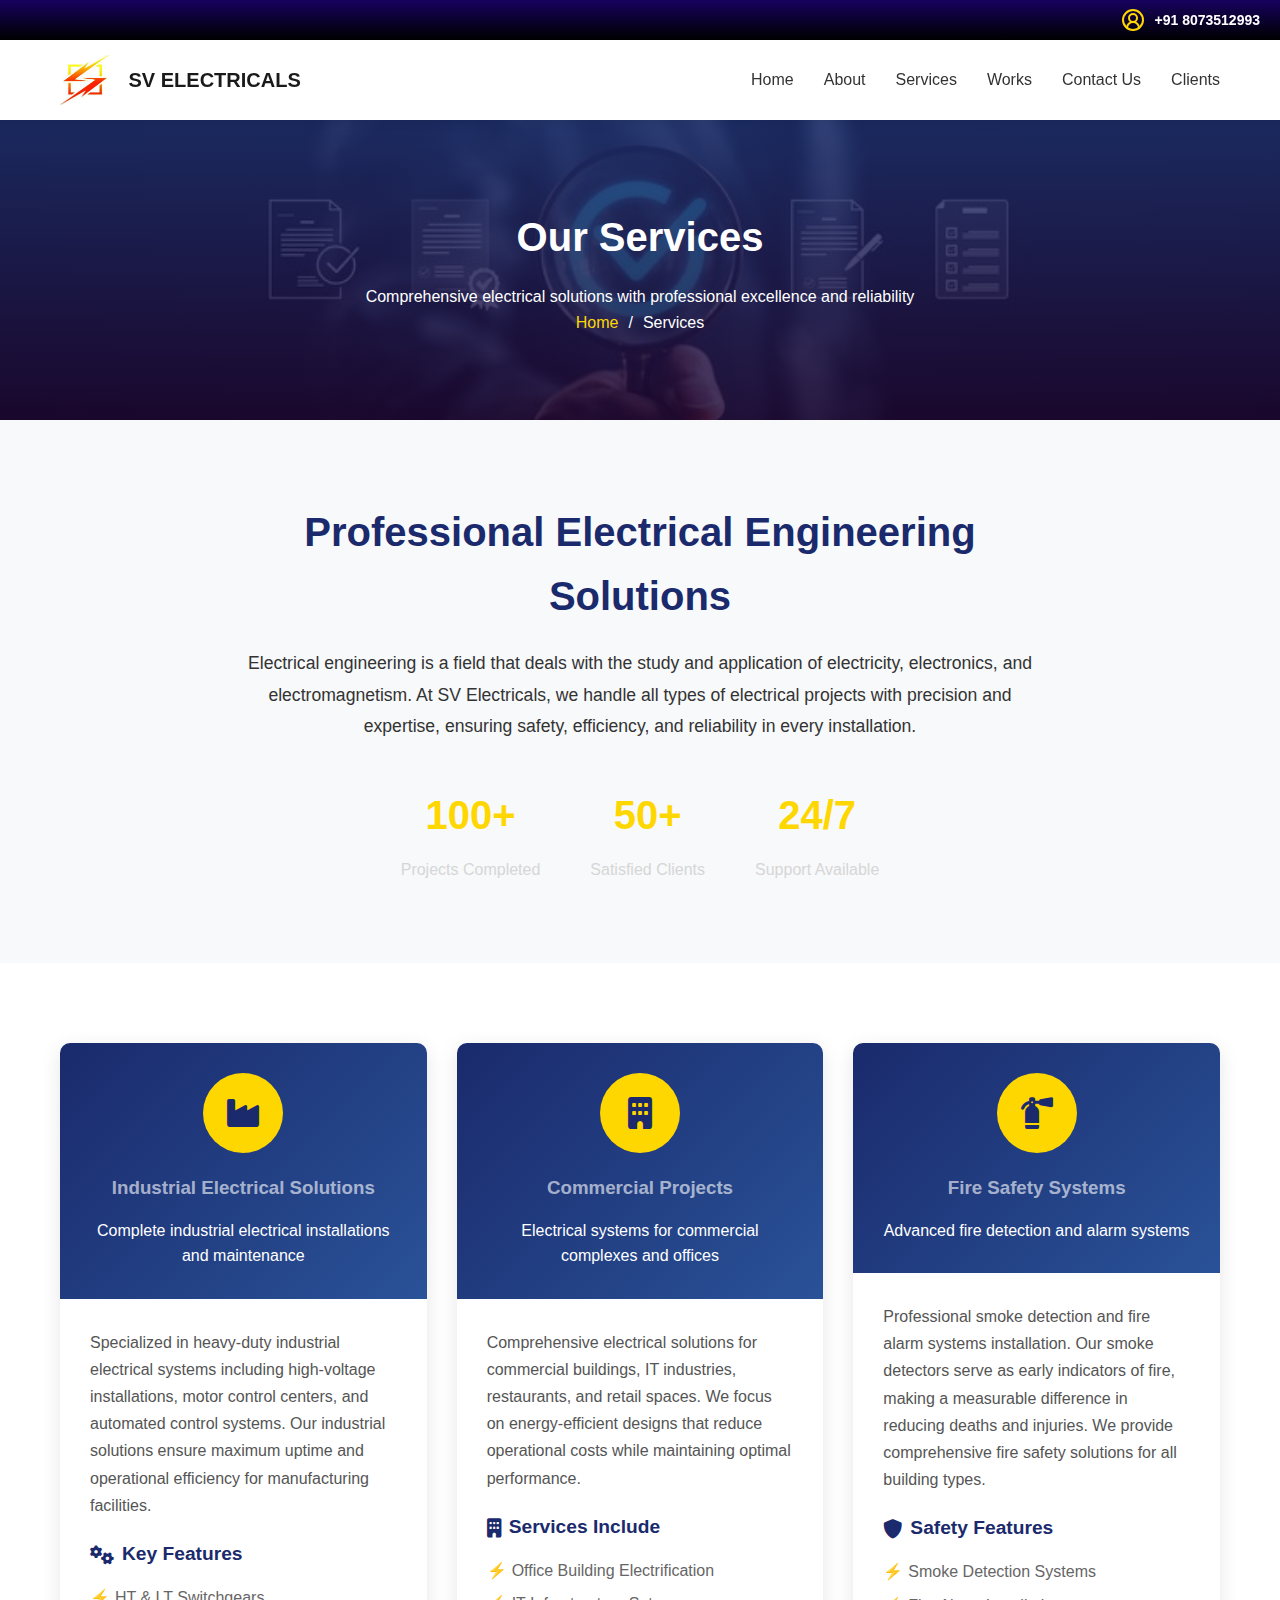
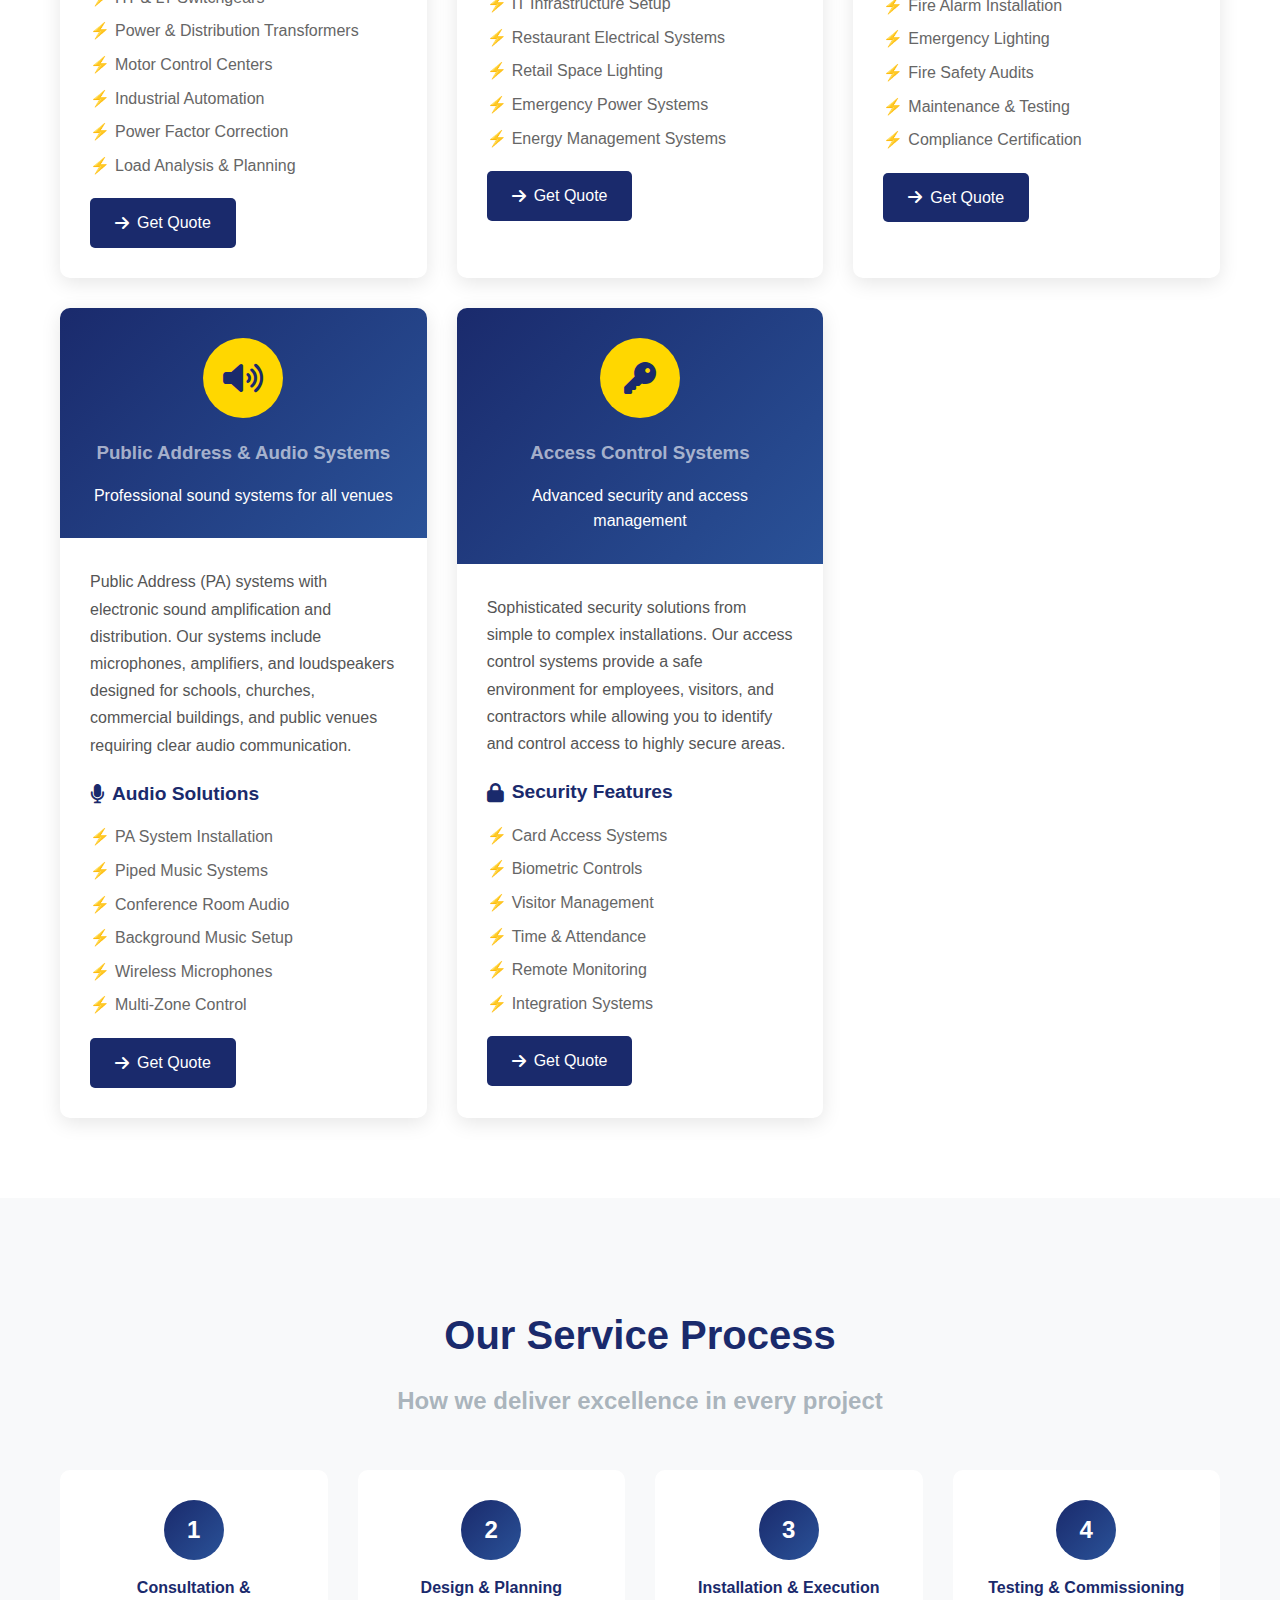
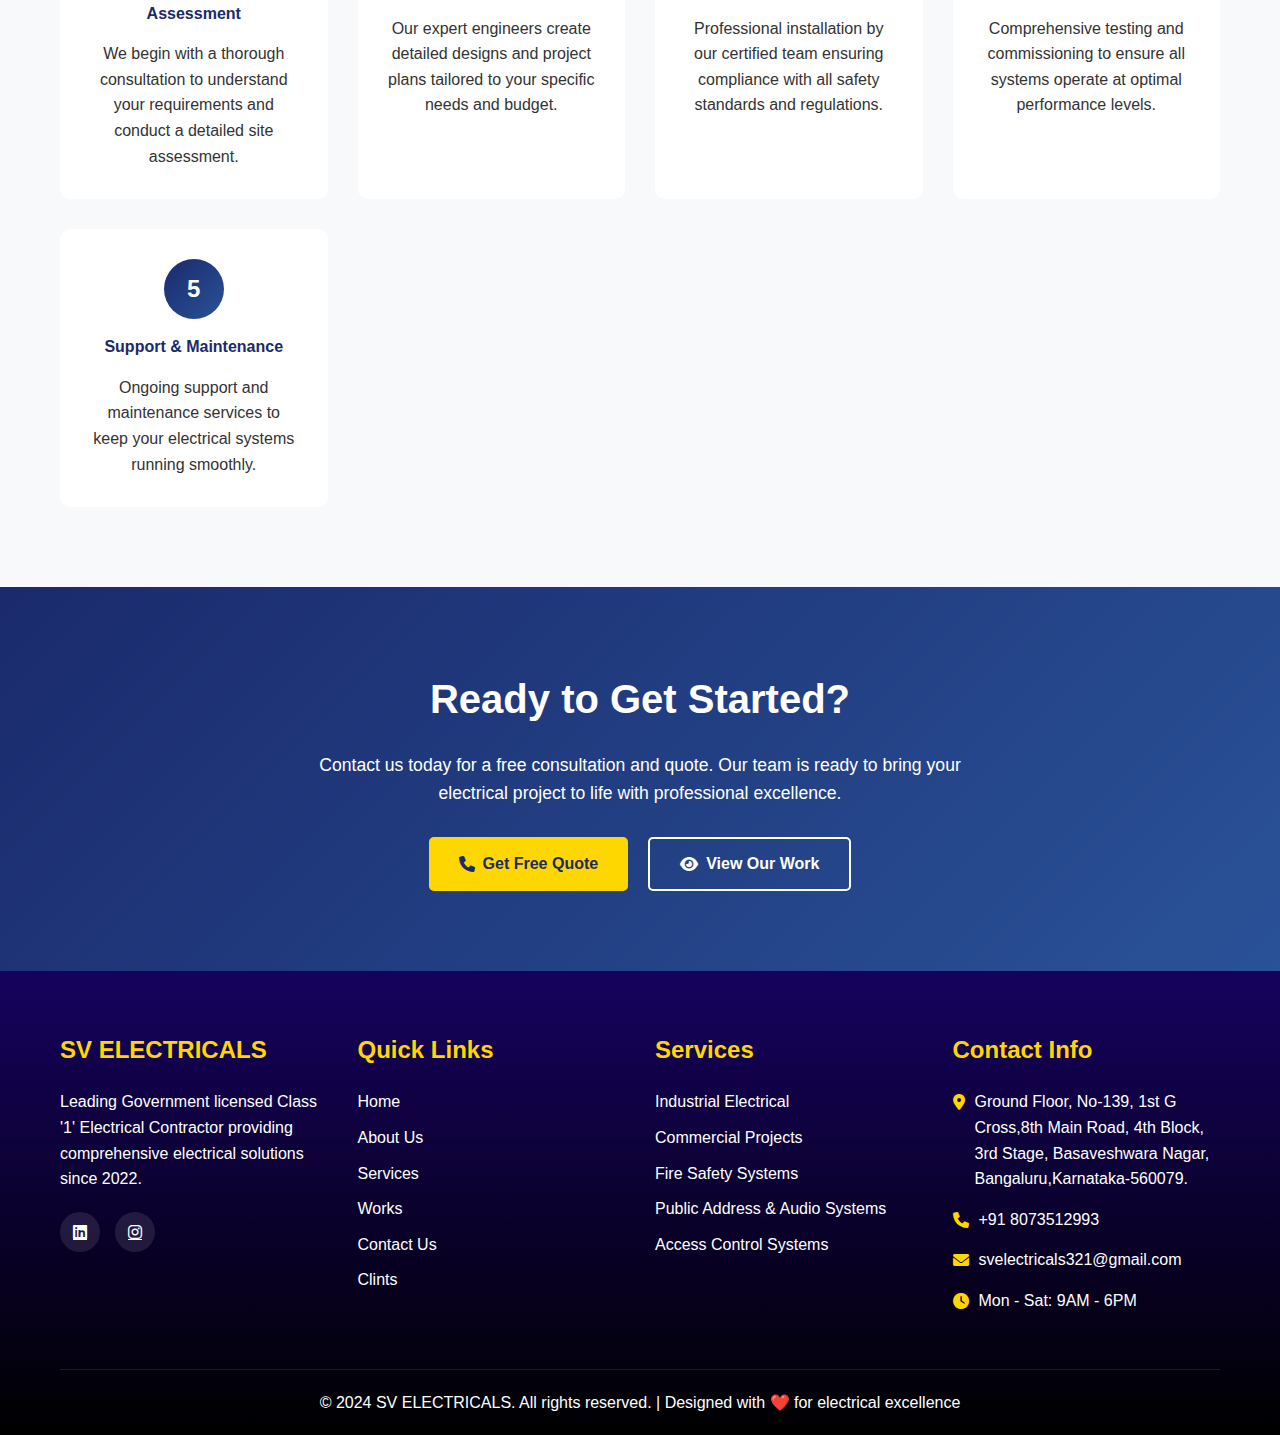
<file: Our Services.html>
<!DOCTYPE html>
<html lang="en">
  <head>
    <meta charset="UTF-8" />
    <meta name="viewport" content="width=device-width, initial-scale=1.0" />
    <link rel="icon" href="/images/SV ELECTRICALS logo.1.png" />
    <title>Our Services - SV Electricals</title>
    <link
      href="https://cdnjs.cloudflare.com/ajax/libs/font-awesome/6.0.0/css/all.min.css"
      rel="stylesheet"
    />
    <link rel="stylesheet" href="/css/sv.css" />
  </head>
  <body>
    <!-- Header -->
    <header class="header" id="header">
      <div class="baner">
        <svg
          xmlns="http://www.w3.org/2000/svg"
          width="24"
          height="24"
          viewBox="0 0 24 24"
          fill="none"
          stroke="currentColor"
          stroke-width="2"
          stroke-linecap="round"
          stroke-linejoin="round"
          class="icon"
        >
          <path d="M18 20a6 6 0 0 0-12 0" />
          <circle cx="12" cy="10" r="4" />
          <circle cx="12" cy="12" r="10" />
        </svg>
        <b>+91 8073512993</b>
      </div>
  <nav class="nav-container">
  <div class="logo-container">
    <img class="losv" src="/images/SV ELECTRICALS logo.1.png" alt="SV Electricals Logo" />
    <a href="#" class="logo">SV ELECTRICALS</a>
  </div>
  <ul class="nav-menu">
    <li><a href="/index.html">Home</a></li>
    <li><a href="/index.html#about">About</a></li>
    <li><a href="/Our Services.html">Services</a></li>
    <li><a href="/Our Works.html">Works</a></li>
    <li><a href="/Contact Us.html">Contact Us</a></li>
    <li><a href="/Our Clients .html">Clients</a></li>
  </ul>
</nav>
        <div class="hamburger" id="hamburger">
          <span></span>
          <span></span>
          <span></span>
        </div>
      </nav>
    </header>

    <!-- Page Header -->
    <section class="page-header">
      <div class="page-header-content">
        <h1>Our Services</h1>
        <p>
          Comprehensive electrical solutions with professional excellence and
          reliability
        </p>
        <div class="breadcrumb">
          <a href="/index.html">Home</a>
          <span>/</span>
          <span>Services</span>
        </div>
      </div>
    </section>

    <!-- Services Introduction -->
    <section class="services-intro">
      <div class="container">
        <div class="intro-content">
          <h2>Professional Electrical Engineering Solutions</h2>
          <p>
            Electrical engineering is a field that deals with the study and
            application of electricity, electronics, and electromagnetism. At SV
            Electricals, we handle all types of electrical projects with
            precision and expertise, ensuring safety, efficiency, and
            reliability in every installation.
          </p>
          <div class="intro-stats">
            <div class="stat">
              <div class="stat-number">100+</div>
              <div class="stat-label">Projects Completed</div>
            </div>
            <div class="stat">
              <div class="stat-number">50+</div>
              <div class="stat-label">Satisfied Clients</div>
            </div>
            <div class="stat">
              <div class="stat-number">24/7</div>
              <div class="stat-label">Support Available</div>
            </div>
          </div>
        </div>
      </div>
    </section>

    <!-- Detailed Services -->
    <section class="detailed-services">
      <div class="container">
        <div class="services-grid">
          <!-- Industrial Electrical -->
          <div class="service-card" id="in">
            <div class="service-header">
              <div class="service-icon">
                <i class="fas fa-industry"></i>
              </div>
              <h3>Industrial Electrical Solutions</h3>
              <p>
                Complete industrial electrical installations and maintenance
              </p>
            </div>
            <div class="service-content">
              <div class="service-description">
                Specialized in heavy-duty industrial electrical systems
                including high-voltage installations, motor control centers, and
                automated control systems. Our industrial solutions ensure
                maximum uptime and operational efficiency for manufacturing
                facilities.
              </div>
              <div class="service-features">
                <h4><i class="fas fa-cogs"></i> Key Features</h4>
                <ul>
                  <li>HT & LT Switchgears</li>
                  <li>Power & Distribution Transformers</li>
                  <li>Motor Control Centers</li>
                  <li>Industrial Automation</li>
                  <li>Power Factor Correction</li>
                  <li>Load Analysis & Planning</li>
                </ul>
              </div>
              <a href="#contact" class="learn-more-btn">
                <i class="fas fa-arrow-right"></i> Get Quote
              </a>
            </div>
          </div>

          <!-- Commercial Projects -->
          <div class="service-card" id="cp">
            <div class="service-header">
              <div class="service-icon">
                <i class="fas fa-building"></i>
              </div>
              <h3>Commercial Projects</h3>
              <p>Electrical systems for commercial complexes and offices</p>
            </div>
            <div class="service-content">
              <div class="service-description">
                Comprehensive electrical solutions for commercial buildings, IT
                industries, restaurants, and retail spaces. We focus on
                energy-efficient designs that reduce operational costs while
                maintaining optimal performance.
              </div>
              <div class="service-features">
                <h4><i class="fas fa-building"></i> Services Include</h4>
                <ul>
                  <li>Office Building Electrification</li>
                  <li>IT Infrastructure Setup</li>
                  <li>Restaurant Electrical Systems</li>
                  <li>Retail Space Lighting</li>
                  <li>Emergency Power Systems</li>
                  <li>Energy Management Systems</li>
                </ul>
              </div>
              <a href="#contact" class="learn-more-btn">
                <i class="fas fa-arrow-right"></i> Get Quote
              </a>
            </div>
          </div>

          <!-- Fire Safety Systems -->
          <div class="service-card" id="fss">
            <div class="service-header">
              <div class="service-icon">
                <i class="fas fa-fire-extinguisher"></i>
              </div>
              <h3>Fire Safety Systems</h3>
              <p>Advanced fire detection and alarm systems</p>
            </div>
            <div class="service-content">
              <div class="service-description">
                Professional smoke detection and fire alarm systems
                installation. Our smoke detectors serve as early indicators of
                fire, making a measurable difference in reducing deaths and
                injuries. We provide comprehensive fire safety solutions for all
                building types.
              </div>
              <div class="service-features">
                <h4><i class="fas fa-shield-alt"></i> Safety Features</h4>
                <ul>
                  <li>Smoke Detection Systems</li>
                  <li>Fire Alarm Installation</li>
                  <li>Emergency Lighting</li>
                  <li>Fire Safety Audits</li>
                  <li>Maintenance & Testing</li>
                  <li>Compliance Certification</li>
                </ul>
              </div>
              <a href="#contact" class="learn-more-btn">
                <i class="fas fa-arrow-right"></i> Get Quote
              </a>
            </div>
          </div>

          <!-- Audio Systems -->
          <div class="service-card" id="as">
            <div class="service-header">
              <div class="service-icon">
                <i class="fas fa-volume-up"></i>
              </div>
              <h3>Public Address & Audio Systems</h3>
              <p>Professional sound systems for all venues</p>
            </div>
            <div class="service-content">
              <div class="service-description">
                Public Address (PA) systems with electronic sound amplification
                and distribution. Our systems include microphones, amplifiers,
                and loudspeakers designed for schools, churches, commercial
                buildings, and public venues requiring clear audio
                communication.
              </div>
              <div class="service-features">
                <h4><i class="fas fa-microphone"></i> Audio Solutions</h4>
                <ul>
                  <li>PA System Installation</li>
                  <li>Piped Music Systems</li>
                  <li>Conference Room Audio</li>
                  <li>Background Music Setup</li>
                  <li>Wireless Microphones</li>
                  <li>Multi-Zone Control</li>
                </ul>
              </div>
              <a href="#contact" class="learn-more-btn">
                <i class="fas fa-arrow-right"></i> Get Quote
              </a>
            </div>
          </div>

          <!-- Access Control -->
          <div class="service-card" id="ac">
            <div class="service-header">
              <div class="service-icon">
                <i class="fas fa-key"></i>
              </div>
              <h3>Access Control Systems</h3>
              <p>Advanced security and access management</p>
            </div>
            <div class="service-content">
              <div class="service-description">
                Sophisticated security solutions from simple to complex
                installations. Our access control systems provide a safe
                environment for employees, visitors, and contractors while
                allowing you to identify and control access to highly secure
                areas.
              </div>
              <div class="service-features">
                <h4><i class="fas fa-lock"></i> Security Features</h4>
                <ul>
                  <li>Card Access Systems</li>
                  <li>Biometric Controls</li>
                  <li>Visitor Management</li>
                  <li>Time & Attendance</li>
                  <li>Remote Monitoring</li>
                  <li>Integration Systems</li>
                </ul>
              </div>
              <a href="#contact" class="learn-more-btn">
                <i class="fas fa-arrow-right"></i> Get Quote
              </a>
            </div>
          </div>
        </div>
      </div>
    </section>

    <!-- Our Process -->
    <section class="process-section">
      <div class="container">
        <div class="section-title">
          <h2>Our Service Process</h2>
          <p>How we deliver excellence in every project</p>
        </div>
        <div class="process-steps">
          <div class="process-step">
            <div class="step-number">1</div>
            <h4>Consultation & Assessment</h4>
            <p>
              We begin with a thorough consultation to understand your
              requirements and conduct a detailed site assessment.
            </p>
          </div>
          <div class="process-step">
            <div class="step-number">2</div>
            <h4>Design & Planning</h4>
            <p>
              Our expert engineers create detailed designs and project plans
              tailored to your specific needs and budget.
            </p>
          </div>
          <div class="process-step">
            <div class="step-number">3</div>
            <h4>Installation & Execution</h4>
            <p>
              Professional installation by our certified team ensuring
              compliance with all safety standards and regulations.
            </p>
          </div>
          <div class="process-step">
            <div class="step-number">4</div>
            <h4>Testing & Commissioning</h4>
            <p>
              Comprehensive testing and commissioning to ensure all systems
              operate at optimal performance levels.
            </p>
          </div>
          <div class="process-step">
            <div class="step-number">5</div>
            <h4>Support & Maintenance</h4>
            <p>
              Ongoing support and maintenance services to keep your electrical
              systems running smoothly.
            </p>
          </div>
        </div>
      </div>
    </section>

    <!-- CTA Section -->
    <section class="cta-section">
      <div class="container">
        <div class="cta-content">
          <h2>Ready to Get Started?</h2>
          <p>
            Contact us today for a free consultation and quote. Our team is
            ready to bring your electrical project to life with professional
            excellence.
          </p>
          <div class="cta-buttons">
            <a href="/Contact Us.html" class="btn btn-primary">
              <i class="fas fa-phone"></i> Get Free Quote
            </a>
            <a href="/Our Works.html" class="btn btn-secondary">
              <i class="fas fa-eye"></i> View Our Work
            </a>
          </div>
        </div>
      </div>
    </section>

    <!-- Footer -->
    <footer class="footer">
      <div class="container">
        <div class="footer-content">
          <div class="footer-section">
            <h3>SV ELECTRICALS</h3>
            <p>
              Leading Government licensed Class '1' Electrical Contractor
              providing comprehensive electrical solutions since 2022.
            </p>
            <div class="social-links">
             
              <a href="https://www.linkedin.com/in/sadhasivan-p-257868381?lipi=urn%3Ali%3Apage%3Ad_flagship3_profile_view_base_contact_details%3BAKwUVMR9Rgig4jfaoCb5Jw%3D%3D"><i class="fab fa-linkedin"></i></a>
              <a
                href="https://www.instagram.com/sv_electricals2022?igsh=MWprNWR5MTV6ZG00ZQ=="
                ><i class="fab fa-instagram"></i
              ></a>
             
            </div>
          </div>
          <div class="footer-section">
            <h3>Quick Links</h3>
            <ul>
              <li><a href="/index.html">Home</a></li>
              <li><a href="/html/index.html#about">About Us</a></li>
              <li><a href="/Our Services.html">Services</a></li>
              <li><a href="/Our Works.html">Works</a></li>
              <li><a href="/Contact Us.html">Contact Us</a></li>
              <li><a href="/Our Clients .html">Clints</a></li>
            </ul>
          </div>
          <div class="footer-section">
            <h3>Services</h3>
            <ul>
              <li><a href="#in">Industrial Electrical</a></li>
              <li><a href="#cp">Commercial Projects</a></li>
              <li><a href="#fss">Fire Safety Systems</a></li>
              <li><a href="#as">Public Address & Audio Systems</a></li>
              <li><a href="#ac">Access Control Systems</a></li>
            </ul>
          </div>
          <div class="footer-section">
            <h3>Contact Info</h3>
            <p>
              <i class="fas fa-map-marker-alt"></i> Ground Floor, No-139, 1st G
              Cross,8th Main Road, 4th Block, 3rd Stage, Basaveshwara Nagar,
              Bangaluru,Karnataka-560079.
            </p>
            <p><i class="fas fa-phone"></i> +91 8073512993</p>
            <p><i class="fas fa-envelope"></i> svelectricals321@gmail.com</p>
            <p><i class="fas fa-clock"></i> Mon - Sat: 9AM - 6PM</p>
          </div>
        </div>
        <div class="footer-bottom">
          <p>
            &copy; 2024 SV ELECTRICALS. All rights reserved. | Designed with ❤️
            for electrical excellence
          </p>
        </div>
      </div>
    </footer>

    <script src="/js/sv.js"></script>
  </body>
</html>
</file>
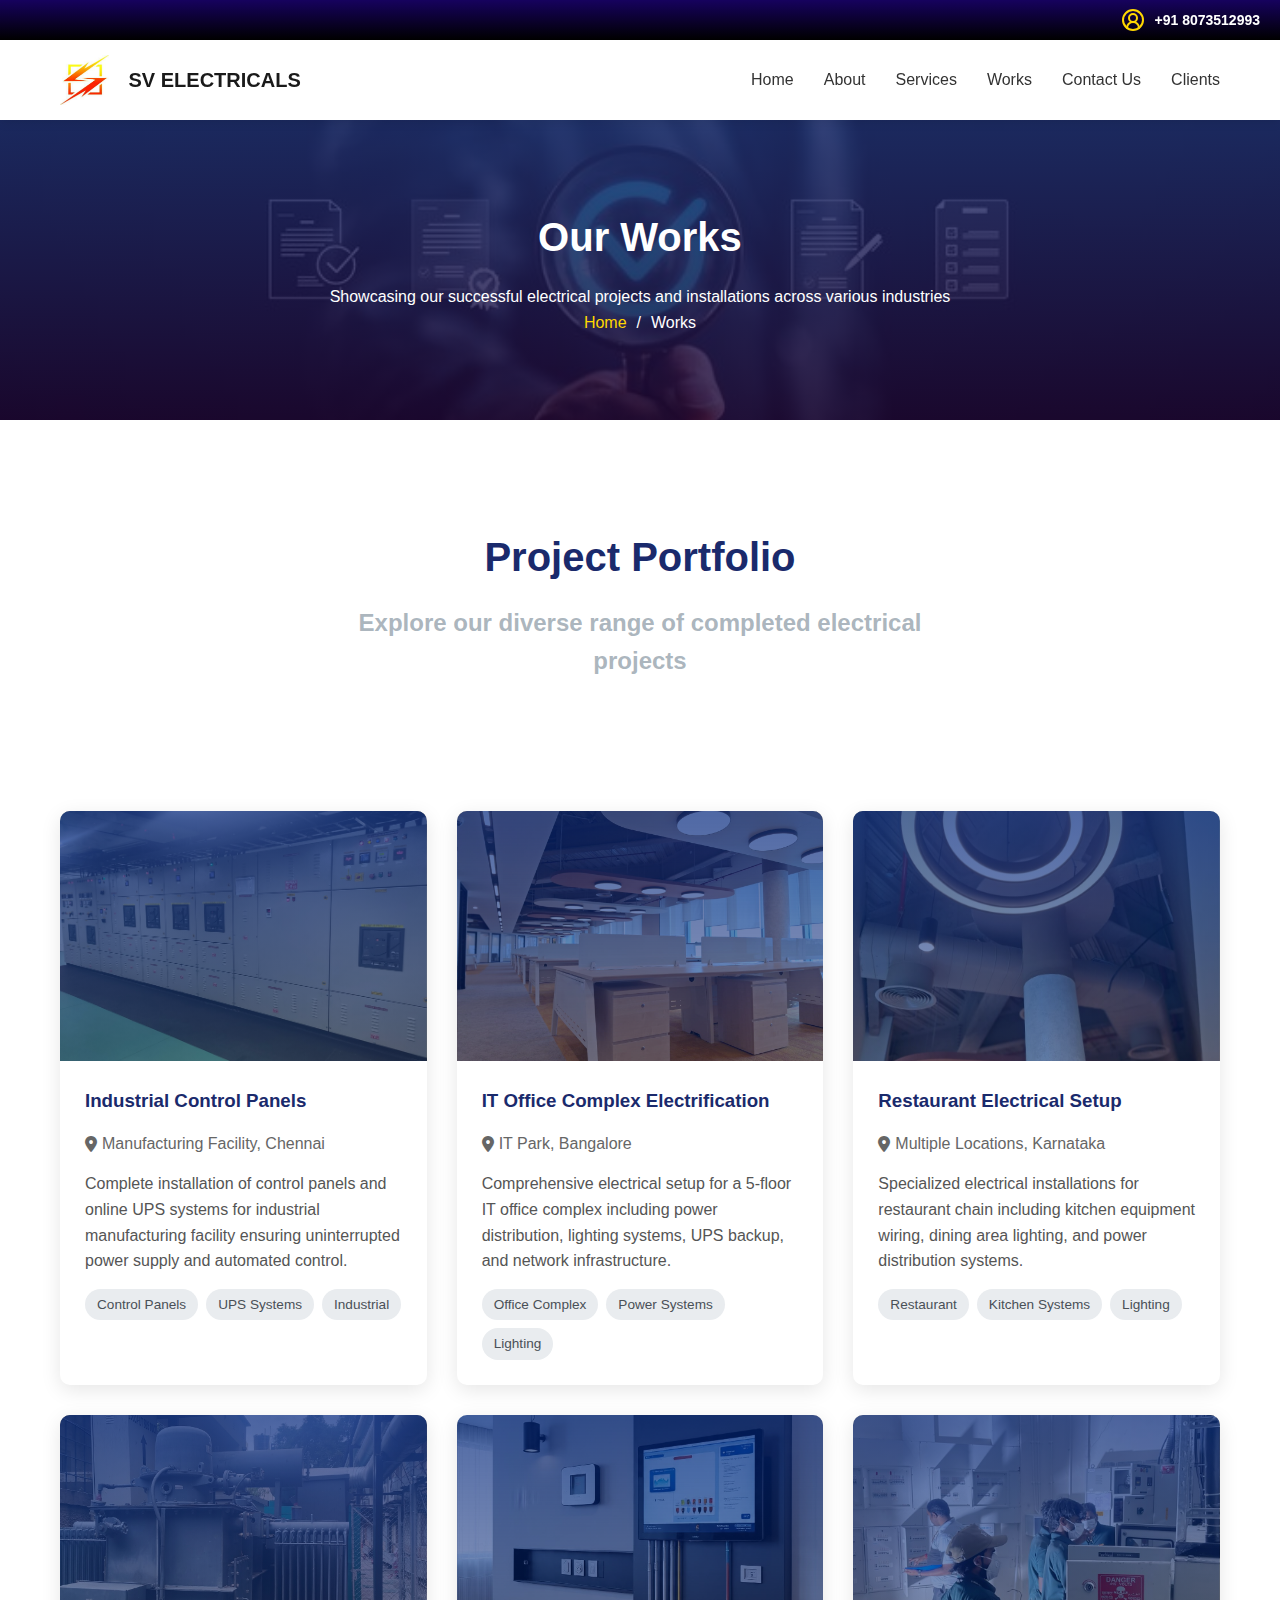
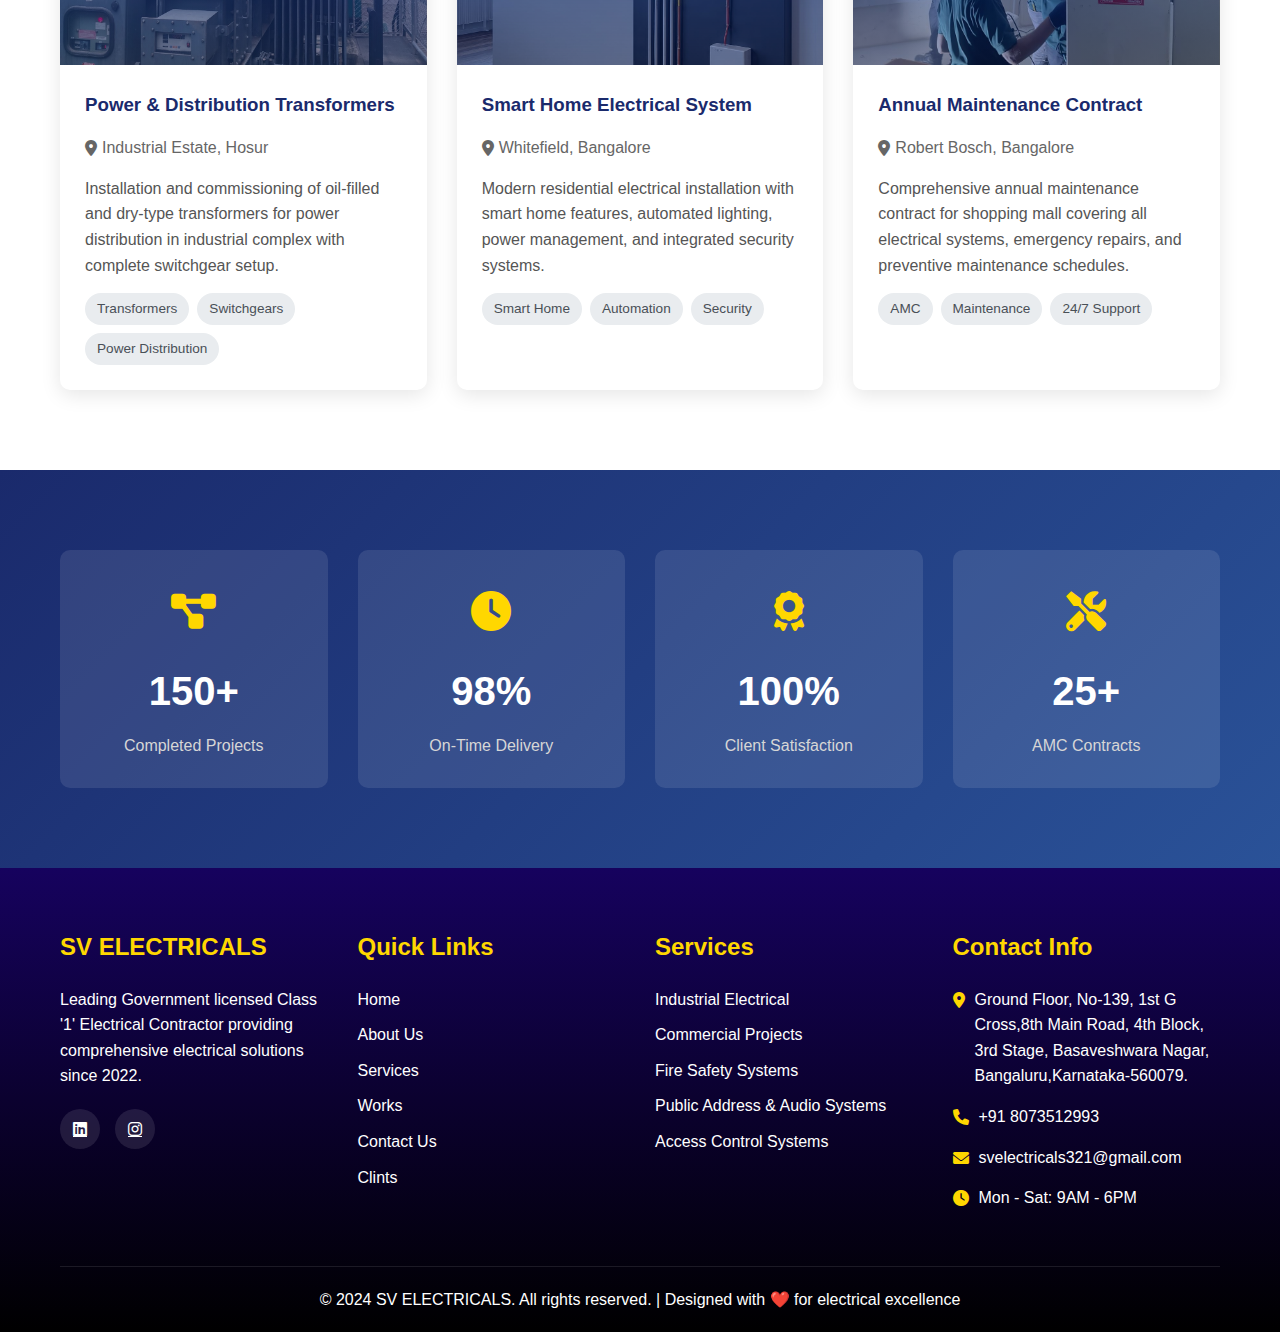
<file: Our Works.html>
<!DOCTYPE html>
<html lang="en">
  <head>
    <meta charset="UTF-8" />
    <meta name="viewport" content="width=device-width, initial-scale=1.0" />
    <link rel="icon" href="/images/SV ELECTRICALS logo.1.png" />
    <title>Our Works - SV Electricals</title>
    <link
      href="https://cdnjs.cloudflare.com/ajax/libs/font-awesome/6.0.0/css/all.min.css"
      rel="stylesheet"
    />
    <link rel="stylesheet" href="/css/sv.css" />
  </head>
  <body>
    <!-- Header -->
    <header class="header" id="header">
      <div class="baner">
        <svg
          xmlns="http://www.w3.org/2000/svg"
          width="24"
          height="24"
          viewBox="0 0 24 24"
          fill="none"
          stroke="currentColor"
          stroke-width="2"
          stroke-linecap="round"
          stroke-linejoin="round"
          class="icon"
        >
          <path d="M18 20a6 6 0 0 0-12 0" />
          <circle cx="12" cy="10" r="4" />
          <circle cx="12" cy="12" r="10" />
        </svg>
        <b>+91 8073512993</b>
      </div>
    <nav class="nav-container">
  <div class="logo-container">
    <img class="losv" src="/images/SV ELECTRICALS logo.1.png" alt="SV Electricals Logo" />
    <a href="#" class="logo">SV ELECTRICALS</a>
  </div>
  <ul class="nav-menu">
    <li><a href="/index.html">Home</a></li>
    <li><a href="/index.html#about">About</a></li>
    <li><a href="/Our Services.html">Services</a></li>
    <li><a href="/Our Works.html">Works</a></li>
    <li><a href="/Contact Us.html">Contact Us</a></li>
    <li><a href="/Our Clients .html">Clients</a></li>
  </ul>
</nav>
        
        <div class="hamburger" id="hamburger">
          <span></span>
          <span></span>
          <span></span>
        </div>
      </nav>
    </header>

    <!-- Page Header -->
    <section class="page-header">
      <div class="page-header-content">
        <div class="sv5"></div>
        <h1>Our Works</h1>
        <p>
          Showcasing our successful electrical projects and installations across
          various industries
        </p>
        <div class="breadcrumb">
          <a href="/index.html">Home</a>
          <span>/</span>
          <span>Works</span>
        </div>
      </div>
    </section>

    <!-- Project Categories -->
    <section class="project-categories">
      <div class="container">
        <div class="section-title">
          <h2>Project Portfolio</h2>
          <p>Explore our diverse range of completed electrical projects</p>
        </div>
        
      </div>
    </section>

    <!-- Projects Grid -->
    <section class="projects-showcase">
      <div class="container">
        <div class="projects-grid">
          <!-- Project 1 -->
          <div class="project-card" data-category="industrial">
            <div class="project-image image1">
              <div class="project-overlay">
                <div class="project-info">
                  <h4>Control Panels & Online UPS</h4>
                  <p>Industrial Control Systems</p>
                  <a href="#" class="view-project"
                    ><i class="fas fa-eye"></i
                  ></a>
                </div>
              </div>
            </div>
            <div class="project-details">
              <h3>Industrial Control Panels</h3>
              <p class="project-location">
                <i class="fas fa-map-marker-alt"></i> Manufacturing Facility,
                Chennai
              </p>
              <p class="project-description">
                Complete installation of control panels and online UPS systems
                for industrial manufacturing facility ensuring uninterrupted
                power supply and automated control.
              </p>
              <div class="project-tags">
                <span class="tag">Control Panels</span>
                <span class="tag">UPS Systems</span>
                <span class="tag">Industrial</span>
              </div>
            </div>
          </div>

          <!-- Project 2 -->
          <div class="project-card" data-category="commercial">
            <div class="project-image image2">
              <div class="project-overlay">
                <div class="project-info">
                  <h4>IT Office Complex</h4>
                  <p>Complete Electrical Installation</p>
                  <a href="#" class="view-project"
                    ><i class="fas fa-eye"></i
                  ></a>
                </div>
              </div>
            </div>
            <div class="project-details">
              <h3>IT Office Complex Electrification</h3>
              <p class="project-location">
                <i class="fas fa-map-marker-alt"></i> IT Park, Bangalore
              </p>
              <p class="project-description">
                Comprehensive electrical setup for a 5-floor IT office complex
                including power distribution, lighting systems, UPS backup, and
                network infrastructure.
              </p>
              <div class="project-tags">
                <span class="tag">Office Complex</span>
                <span class="tag">Power Systems</span>
                <span class="tag">Lighting</span>
              </div>
            </div>
          </div>

          <!-- Project 3 -->
          <div class="project-card" data-category="commercial">
            <div class="project-image image3">
              <div class="project-overlay">
                <div class="project-info">
                  <h4>Restaurant Chain</h4>
                  <p>Kitchen & Dining Electrical</p>
                  <a href="#" class="view-project"
                    ><i class="fas fa-eye"></i
                  ></a>
                </div>
              </div>
            </div>
            <div class="project-details">
              <h3>Restaurant Electrical Setup</h3>
              <p class="project-location">
                <i class="fas fa-map-marker-alt"></i> Multiple Locations,
                Karnataka
              </p>
              <p class="project-description">
                Specialized electrical installations for restaurant chain
                including kitchen equipment wiring, dining area lighting, and
                power distribution systems.
              </p>
              <div class="project-tags">
                <span class="tag">Restaurant</span>
                <span class="tag">Kitchen Systems</span>
                <span class="tag">Lighting</span>
              </div>
            </div>
          </div>

          <!-- Project 4 -->
          <div class="project-card" data-category="industrial">
            <div class="project-image image4">
              <div class="project-overlay">
                <div class="project-info">
                  <h4>Transformer Installation</h4>
                  <p>Power Distribution</p>
                  <a href="#" class="view-project"
                    ><i class="fas fa-eye"></i
                  ></a>
                </div>
              </div>
            </div>
            <div class="project-details">
              <h3>Power & Distribution Transformers</h3>
              <p class="project-location">
                <i class="fas fa-map-marker-alt"></i> Industrial Estate, Hosur
              </p>
              <p class="project-description">
                Installation and commissioning of oil-filled and dry-type
                transformers for power distribution in industrial complex with
                complete switchgear setup.
              </p>
              <div class="project-tags">
                <span class="tag">Transformers</span>
                <span class="tag">Switchgears</span>
                <span class="tag">Power Distribution</span>
              </div>
            </div>
          </div>

          <!-- Project 5 -->
          <div class="project-card" data-category="residential">
            <div class="project-image image5">
              <div class="project-overlay">
                <div class="project-info">
                  <h4>Residential Complex</h4>
                  <p>Complete Home Automation</p>
                  <a href="#" class="view-project"
                    ><i class="fas fa-eye"></i
                  ></a>
                </div>
              </div>
            </div>
            <div class="project-details">
              <h3>Smart Home Electrical System</h3>
              <p class="project-location">
                <i class="fas fa-map-marker-alt"></i> Whitefield, Bangalore
              </p>
              <p class="project-description">
                Modern residential electrical installation with smart home
                features, automated lighting, power management, and integrated
                security systems.
              </p>
              <div class="project-tags">
                <span class="tag">Smart Home</span>
                <span class="tag">Automation</span>
                <span class="tag">Security</span>
              </div>
            </div>
          </div>

          <!-- Project 6 -->
          <div class="project-card" data-category="maintenance">
            <div class="project-image image6">
              <div class="project-overlay">
                <div class="project-info">
                  <h4>AMC Services</h4>
                  <p>Preventive Maintenance</p>
                  <a href="#" class="view-project"
                    ><i class="fas fa-eye"></i
                  ></a>
                </div>
              </div>
            </div>
            <div class="project-details">
              <h3>Annual Maintenance Contract</h3>
              <p class="project-location">
                <i class="fas fa-map-marker-alt"></i> Robert Bosch, Bangalore
              </p>
              <p class="project-description">
                Comprehensive annual maintenance contract for shopping mall
                covering all electrical systems, emergency repairs, and
                preventive maintenance schedules.
              </p>
              <div class="project-tags">
                <span class="tag">AMC</span>
                <span class="tag">Maintenance</span>
                <span class="tag">24/7 Support</span>
              </div>
            </div>
          </div>
        </div>
      </div>
    </section>
    <!-- Project Stats -->
    <section class="project-stats">
      <div class="container">
        <div class="stats-grid-large">
          <div class="stat-card">
            <div class="stat-icon">
              <i class="fas fa-project-diagram"></i>
            </div>
            <div class="stat-number">150+</div>
            <div class="stat-label">Completed Projects</div>
          </div>
          <div class="stat-card">
            <div class="stat-icon">
              <i class="fas fa-clock"></i>
            </div>
            <div class="stat-number">98%</div>
            <div class="stat-label">On-Time Delivery</div>
          </div>
          <div class="stat-card">
            <div class="stat-icon">
              <i class="fas fa-award"></i>
            </div>
            <div class="stat-number">100%</div>
            <div class="stat-label">Client Satisfaction</div>
          </div>
          <div class="stat-card">
            <div class="stat-icon">
              <i class="fas fa-tools"></i>
            </div>
            <div class="stat-number">25+</div>
            <div class="stat-label">AMC Contracts</div>
          </div>
        </div>
      </div>
    </section>
    
    <!-- Footer -->
    <footer class="footer">
      <div class="container">
        <div class="footer-content">
          <div class="footer-section">
            <h3>SV ELECTRICALS</h3>
            <p>
              Leading Government licensed Class '1' Electrical Contractor
              providing comprehensive electrical solutions since 2022.
            </p>
            <div class="social-links">
         
              <a href="https://www.linkedin.com/in/sadhasivan-p-257868381?lipi=urn%3Ali%3Apage%3Ad_flagship3_profile_view_base_contact_details%3BAKwUVMR9Rgig4jfaoCb5Jw%3D%3D"><i class="fab fa-linkedin"></i></a>
              <a
                href="https://www.instagram.com/sv_electricals2022?igsh=MWprNWR5MTV6ZG00ZQ=="
                ><i class="fab fa-instagram"></i
              ></a>
         
            </div>
          </div>
          <div class="footer-section">
            <h3>Quick Links</h3>
            <ul>
              <li><a href="/index.html">Home</a></li>
              <li><a href="index.html#about">About Us</a></li>
              <li><a href="/Our Services.html">Services</a></li>
              <li><a href="/Our Works.html">Works</a></li>
              <li><a href="/Contact Us.html">Contact Us</a></li>
              <li><a href="/Our Clients .html">Clints</a></li>
            </ul>
          </div>
          <div class="footer-section">
            <h3>Services</h3>
            <ul>
              <li><a href="/Our Services.html#in">Industrial Electrical</a></li>
              <li><a href="/Our Services.html#cp">Commercial Projects</a></li>
              <li><a href="/Our Services.html#fss">Fire Safety Systems</a></li>
              <li><a href="/Our Services.html#as">Public Address & Audio Systems</a></li>
              <li><a href="/Our Services.html#ac">Access Control Systems</a></li>
            </ul>
          </div>
          <div class="footer-section">
            <h3>Contact Info</h3>
            <p>
              <i class="fas fa-map-marker-alt"></i> Ground Floor, No-139, 1st G
              Cross,8th Main Road, 4th Block, 3rd Stage, Basaveshwara Nagar,
              Bangaluru,Karnataka-560079.
            </p>
            <p><i class="fas fa-phone"></i> +91 8073512993</p>
            <p><i class="fas fa-envelope"></i> svelectricals321@gmail.com</p>
            <p><i class="fas fa-clock"></i> Mon - Sat: 9AM - 6PM</p>
          </div>
        </div>
        <div class="footer-bottom">
          <p>
            &copy; 2024 SV ELECTRICALS. All rights reserved. | Designed with ❤️
            for electrical excellence
          </p>
        </div>
      </div>
    </footer>
    <script src="js/sv.js"></script>
  </body>
</html>
</file>
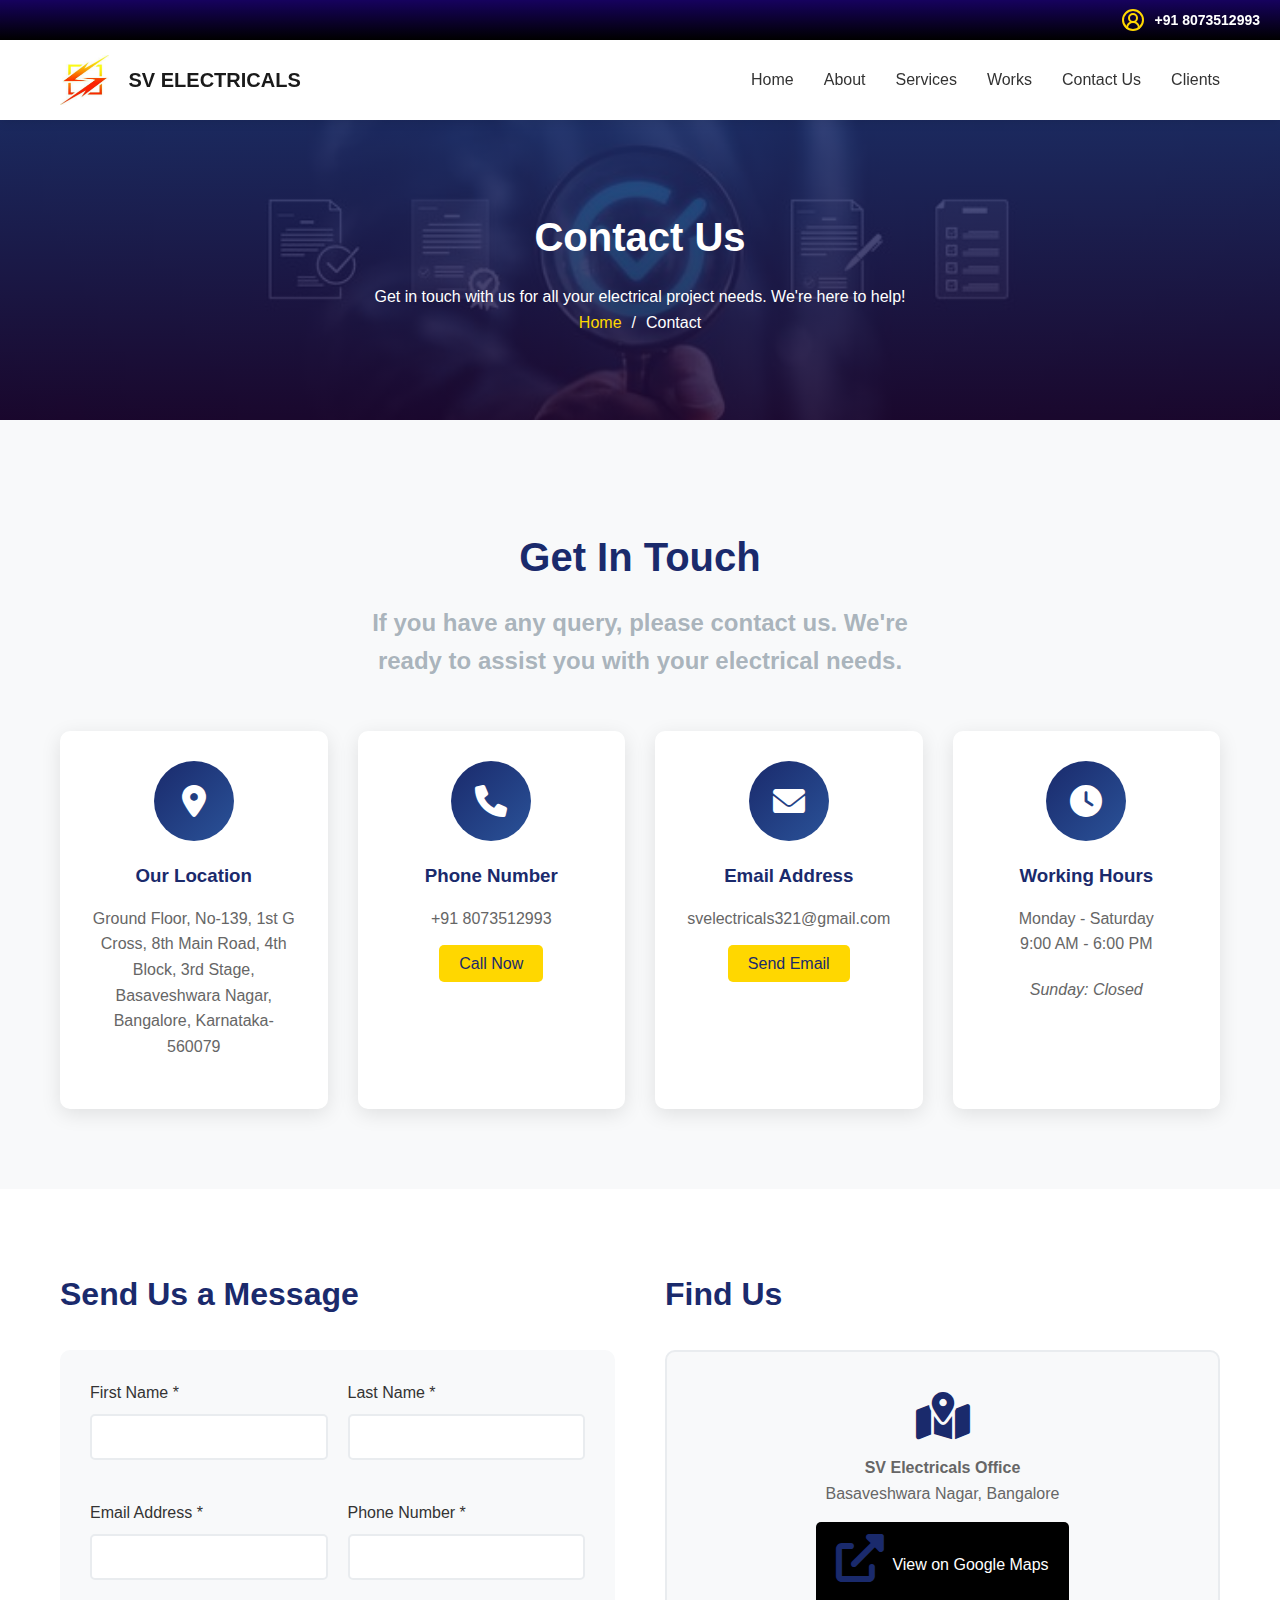
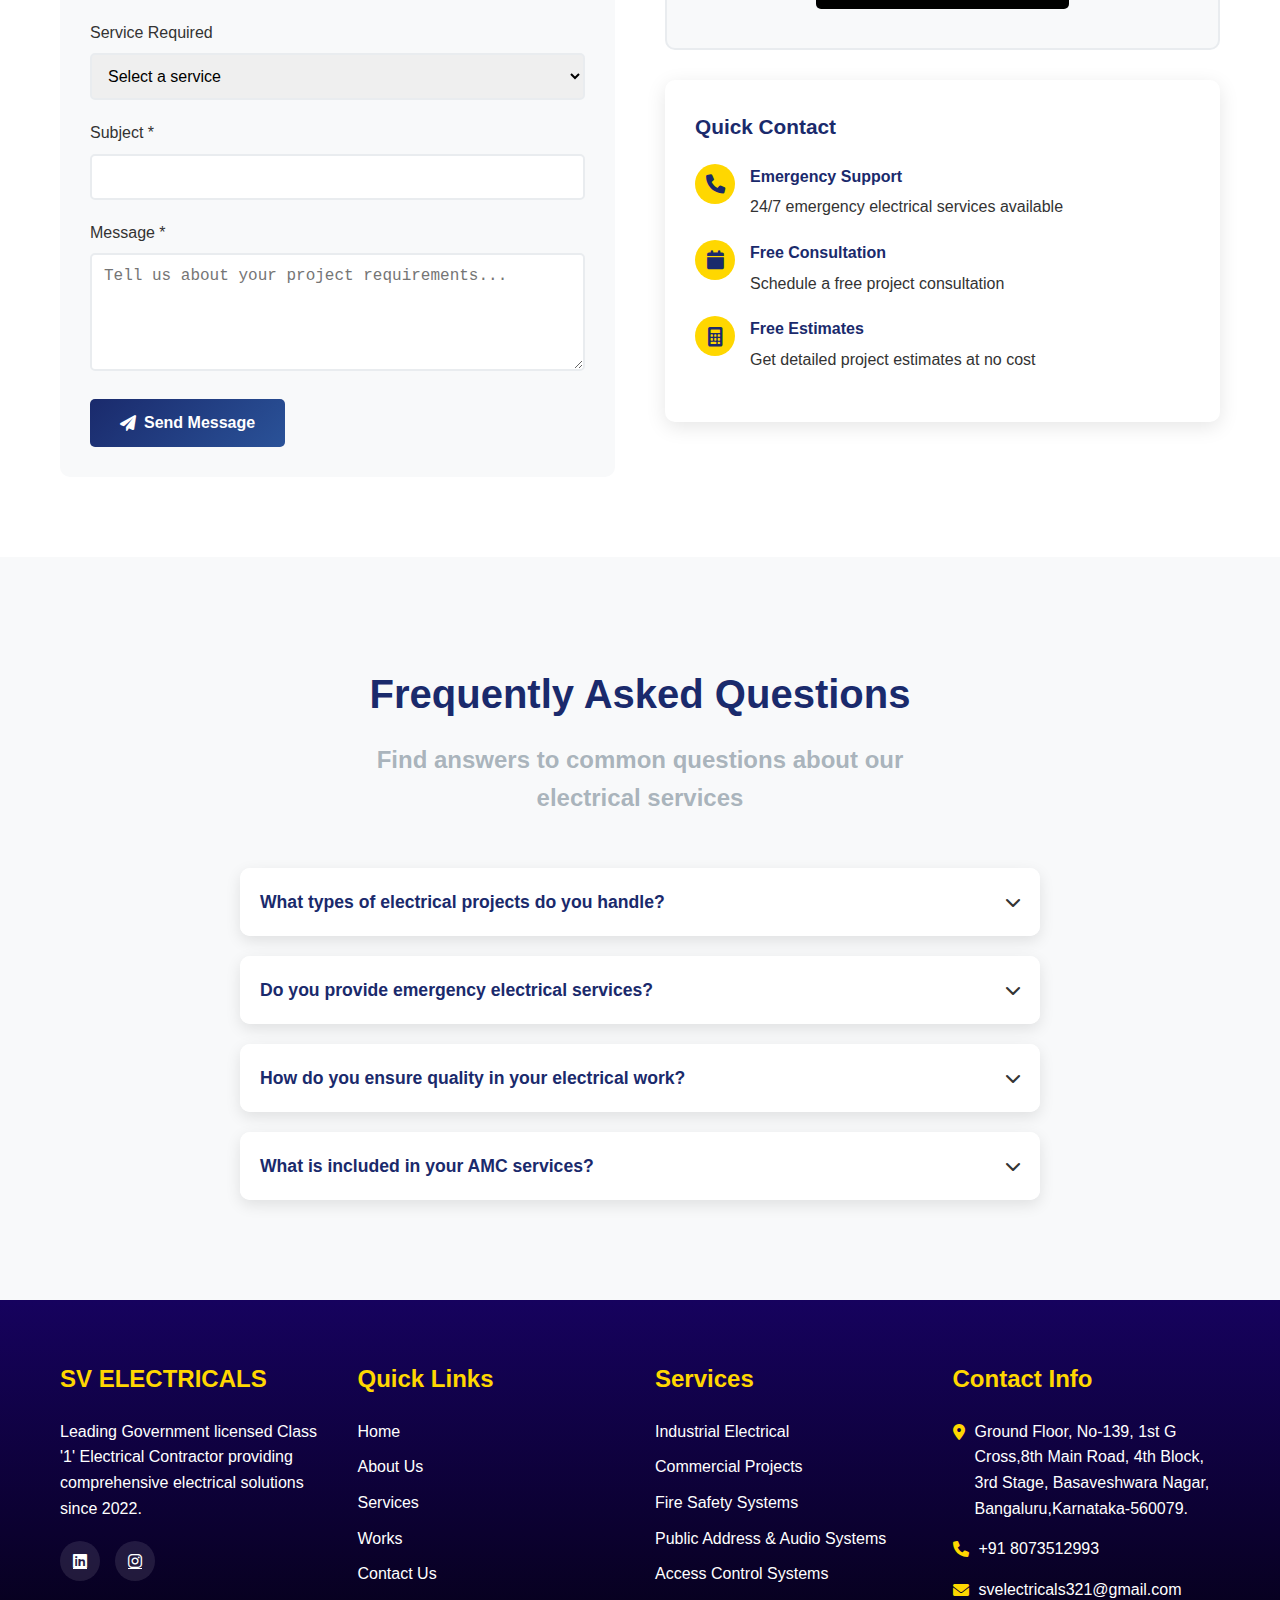
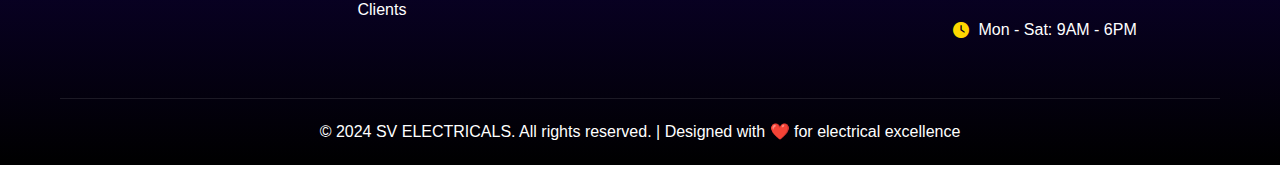
<file: html/svc.html>
<!DOCTYPE html>
<html lang="en">
  <head>
    <meta charset="UTF-8" />
    <meta name="viewport" content="width=device-width, initial-scale=1.0" />
    <link rel="icon" href="/images/SV ELECTRICALS logo.1.png " />
    <title>Contact Us - SV Electricals</title>
    <link
      href="https://cdnjs.cloudflare.com/ajax/libs/font-awesome/6.0.0/css/all.min.css"
      rel="stylesheet"
    />
    <link rel="stylesheet" href="/css/sv.css" />
  </head>
  <body>
    <!-- Header -->
    <header class="header" id="header">
      <div class="baner">
        <svg
          xmlns="http://www.w3.org/2000/svg"
          width="24"
          height="24"
          viewBox="0 0 24 24"
          fill="none"
          stroke="currentColor"
          stroke-width="2"
          stroke-linecap="round"
          stroke-linejoin="round"
          class="icon"
        >
          <path d="M18 20a6 6 0 0 0-12 0" />
          <circle cx="12" cy="10" r="4" />
          <circle cx="12" cy="12" r="10" />
        </svg>
        <b>+91 8073512993</b>
      </div>
    <nav class="nav-container">
  <div class="logo-container">
    <img class="losv" src="/images/SV ELECTRICALS logo.1.png " alt="SV Electricals Logo" />
    <a href="#" class="logo">SV ELECTRICALS</a>
  </div>
  <ul class="nav-menu">
    <li><a href="/index.html">Home</a></li>
    <li><a href="/index.html#about">About</a></li>
    <li><a href="/html/svs.html">Services</a></li>
    <li><a href="/html/svw.html">Works</a></li>
    <li><a href="/html/svc.html">Contact Us</a></li>
    <li><a href="/html/svc2.html">Clients</a></li>
  </ul>
</nav>
        <div class="hamburger" id="hamburger">
          <span></span>
          <span></span>
          <span></span>
        </div>
      </nav>
    </header>

    <!-- Page Header -->
    <section class="page-header">
      <div class="page-header-content">
        <h1>Contact Us</h1>
        <p>
          Get in touch with us for all your electrical project needs. We're here
          to help!
        </p>
        <div class="breadcrumb">
          <a href="/index.html">Home</a>
          <span>/</span>
          <span>Contact</span>
        </div>
      </div>
    </section>

    <!-- Contact Information -->
    <section class="contact-info">
      <div class="container">
        <div class="section-title">
          <h2>Get In Touch</h2>
          <p>
            If you have any query, please contact us. We're ready to assist you
            with your electrical needs.
          </p>
        </div>
        <div class="contact-grid">
          <div class="contact-card">
            <div class="contact-icon">
              <i class="fas fa-map-marker-alt"></i>
            </div>
            <h3>Our Location</h3>
            <p>
              Ground Floor, No-139, 1st G Cross, 8th Main Road, 4th Block, 3rd
              Stage, Basaveshwara Nagar, Bangalore, Karnataka-560079
            </p>
          </div>
          <div class="contact-card">
            <div class="contact-icon">
              <i class="fas fa-phone"></i>
            </div>
            <h3>Phone Number</h3>
            <p>+91 8073512993</p>
            <a href="tel:+918073512993" class="contact-link">Call Now</a>
          </div>
          <div class="contact-card">
            <div class="contact-icon">
              <i class="fas fa-envelope"></i>
            </div>
            <h3>Email Address</h3>
            <p>svelectricals321@gmail.com</p>
            <a href="mailto:svelectricals321@gmail.com" class="contact-link"
              >Send Email</a
            >
          </div>
          <div class="contact-card">
            <div class="contact-icon">
              <i class="fas fa-clock"></i>
            </div>
            <h3>Working Hours</h3>
            <p>Monday - Saturday<br />9:00 AM - 6:00 PM</p>
            <p class="closed">Sunday: Closed</p>
          </div>
        </div>
      </div>
    </section>

    <!-- Contact Form & Map -->
    <section class="contact-form-section">
      <div class="container">
        <div class="contact-content-grid">
          <!-- Contact Form -->
          <div class="contact-form-container">
            <h3>Send Us a Message</h3>
            <form class="contact-form" id="contactForm">
              <div class="form-row">
                <div class="form-group">
                  <label for="firstName">First Name *</label>
                  <input type="text" id="firstName" name="firstName" required />
                </div>
                <div class="form-group">
                  <label for="lastName">Last Name *</label>
                  <input type="text" id="lastName" name="lastName" required />
                </div>
              </div>
              <div class="form-row">
                <div class="form-group">
                  <label for="email">Email Address *</label>
                  <input type="email" id="email" name="email" required />
                </div>
                <div class="form-group">
                  <label for="phone">Phone Number *</label>
                  <input type="tel" id="phone" name="phone" required />
                </div>
              </div>
              <div class="form-group">
                <label for="service">Service Required</label>
                <select id="service" name="service">
                  <option value="">Select a service</option>
                  <option value="industrial">Industrial Electrical</option>
                  <option value="commercial">Commercial Projects</option>
                  <option value="residential">Residential Services</option>
                  <option value="maintenance">Maintenance & AMC</option>
                  <option value="safety">Safety Systems</option>
                  <option value="other">Other</option>
                </select>
              </div>
              <div class="form-group">
                <label for="subject">Subject *</label>
                <input type="text" id="subject" name="subject" required />
              </div>
              <div class="form-group">
                <label for="message">Message *</label>
                <textarea
                  id="message"
                  name="message"
                  rows="5"
                  required
                  placeholder="Tell us about your project requirements..."
                ></textarea>
              </div>
              <button type="submit" class="submit-btn">
                <i class="fas fa-paper-plane"></i> Send Message
              </button>
            </form>
          </div>

          <!-- Map & Additional Info -->
          <div class="map-container">
            <h3>Find Us</h3>
            <div class="map-placeholder">
              <div class="map-content">
                <i class="fas fa-map-marked-alt"></i>
                <h4>SV Electricals Office</h4>
                <p>Basaveshwara Nagar, Bangalore</p>
                <a
                  href="https://maps.google.com/?q=Basaveshwara+Nagar+Bangalore"
                  target="_blank"
                  class="map-link"
                >
                  <i class="fas fa-external-link-alt"></i> View on Google Maps
                </a>
              </div>
            </div>
            <div class="quick-contact">
              <h4>Quick Contact</h4>
              <div class="quick-contact-item">
                <i class="fas fa-phone"></i>
                <div>
                  <strong>Emergency Support</strong>
                  <p>24/7 emergency electrical services available</p>
                </div>
              </div>
              <div class="quick-contact-item">
                <i class="fas fa-calendar"></i>
                <div>
                  <strong>Free Consultation</strong>
                  <p>Schedule a free project consultation</p>
                </div>
              </div>
              <div class="quick-contact-item">
                <i class="fas fa-calculator"></i>
                <div>
                  <strong>Free Estimates</strong>
                  <p>Get detailed project estimates at no cost</p>
                </div>
              </div>
            </div>
          </div>
        </div>
      </div>
    </section>

    <!-- FAQ Section -->
    <section class="faq-section">
      <div class="container">
        <div class="section-title">
          <h2>Frequently Asked Questions</h2>
          <p>Find answers to common questions about our electrical services</p>
        </div>
        <div class="faq-container">
          <div class="faq-item">
            <div class="faq-question">
              <h4>What types of electrical projects do you handle?</h4>
              <i class="fas fa-chevron-down"></i>
            </div>
            <div class="faq-answer">
              <p>
                We handle all types of electrical projects including industrial
                installations, commercial buildings, residential homes,
                maintenance contracts, safety systems, and emergency repairs.
                Our Class '1' license allows us to work on projects of any
                scale.
              </p>
            </div>
          </div>
          <div class="faq-item">
            <div class="faq-question">
              <h4>Do you provide emergency electrical services?</h4>
              <i class="fas fa-chevron-down"></i>
            </div>
            <div class="faq-answer">
              <p>
                Yes, we provide 24/7 emergency electrical services. Our team is
                always ready to respond to urgent electrical issues to ensure
                your safety and minimize downtime.
              </p>
            </div>
          </div>
          <div class="faq-item">
            <div class="faq-question">
              <h4>How do you ensure quality in your electrical work?</h4>
              <i class="fas fa-chevron-down"></i>
            </div>
            <div class="faq-answer">
              <p>
                We follow strict quality control measures, use only certified
                materials, employ qualified engineers, and conduct thorough
                testing and commissioning of all installations. All our work
                complies with Indian electrical safety standards.
              </p>
            </div>
          </div>
          <div class="faq-item">
            <div class="faq-question">
              <h4>What is included in your AMC services?</h4>
              <i class="fas fa-chevron-down"></i>
            </div>
            <div class="faq-answer">
              <p>
                Our Annual Maintenance Contracts include regular inspections,
                preventive maintenance, emergency repairs, system optimization,
                and priority support. We also provide detailed maintenance
                reports and recommendations.
              </p>
            </div>
          </div>
        </div>
      </div>
    </section>

    <!-- Footer -->
    <footer class="footer">
      <div class="container">
        <div class="footer-content">
          <div class="footer-section">
            <h3>SV ELECTRICALS</h3>
            <p>
              Leading Government licensed Class '1' Electrical Contractor
              providing comprehensive electrical solutions since 2022.
            </p>
            <div class="social-links">
          
              <a href="https://www.linkedin.com/in/sadhasivan-p-257868381?lipi=urn%3Ali%3Apage%3Ad_flagship3_profile_view_base_contact_details%3BAKwUVMR9Rgig4jfaoCb5Jw%3D%3D"><i class="fab fa-linkedin"></i></a>
              <a
                href="https://www.instagram.com/sv_electricals2022?igsh=MWprNWR5MTV6ZG00ZQ=="
                ><i class="fab fa-instagram"></i
              ></a>
             
            </div>
          </div>
          <div class="footer-section">
            <h3>Quick Links</h3>
            <ul>
              <li><a href="/index.html">Home</a></li>
              <li><a href="/html/sv.html">About Us</a></li>
              <li><a href="/html/svs.html">Services</a></li>
              <li><a href="/html/svw.html">Works</a></li>
              <li><a href="/html/svc.html">Contact Us</a></li>
              <li><a href="/html/svc2.html">Clients</a></li>
            </ul>
          </div>
          <div class="footer-section">
            <h3>Services</h3>
            <ul>
              <li><a href="/html/svs.html#in">Industrial Electrical</a></li>
              <li><a href="/html/svs.html#cp">Commercial Projects</a></li>
              <li><a href="/html/svs.html#fss">Fire Safety Systems</a></li>
              <li><a href="/html/svs.html#as">Public Address & Audio Systems</a></li>
              <li><a href="/html/svs.html#ac">Access Control Systems</a></li>
            </ul>
          </div>
          <div class="footer-section">
            <h3>Contact Info</h3>
            <p>
              <i class="fas fa-map-marker-alt"></i> Ground Floor, No-139, 1st G
              Cross,8th Main Road, 4th Block, 3rd Stage, Basaveshwara Nagar,
              Bangaluru,Karnataka-560079.
            </p>
            <p><i class="fas fa-phone"></i> +91 8073512993</p>
            <p><i class="fas fa-envelope"></i> svelectricals321@gmail.com</p>
            <p><i class="fas fa-clock"></i> Mon - Sat: 9AM - 6PM</p>
          </div>
        </div>
        <div class="footer-bottom">
          <p>
            &copy; 2024 SV ELECTRICALS. All rights reserved. | Designed with ❤️
            for electrical excellence
          </p>
        </div>
      </div>
    </footer>

    <script src="/js/sv.js"></script>
  </body>
</html>
</file>
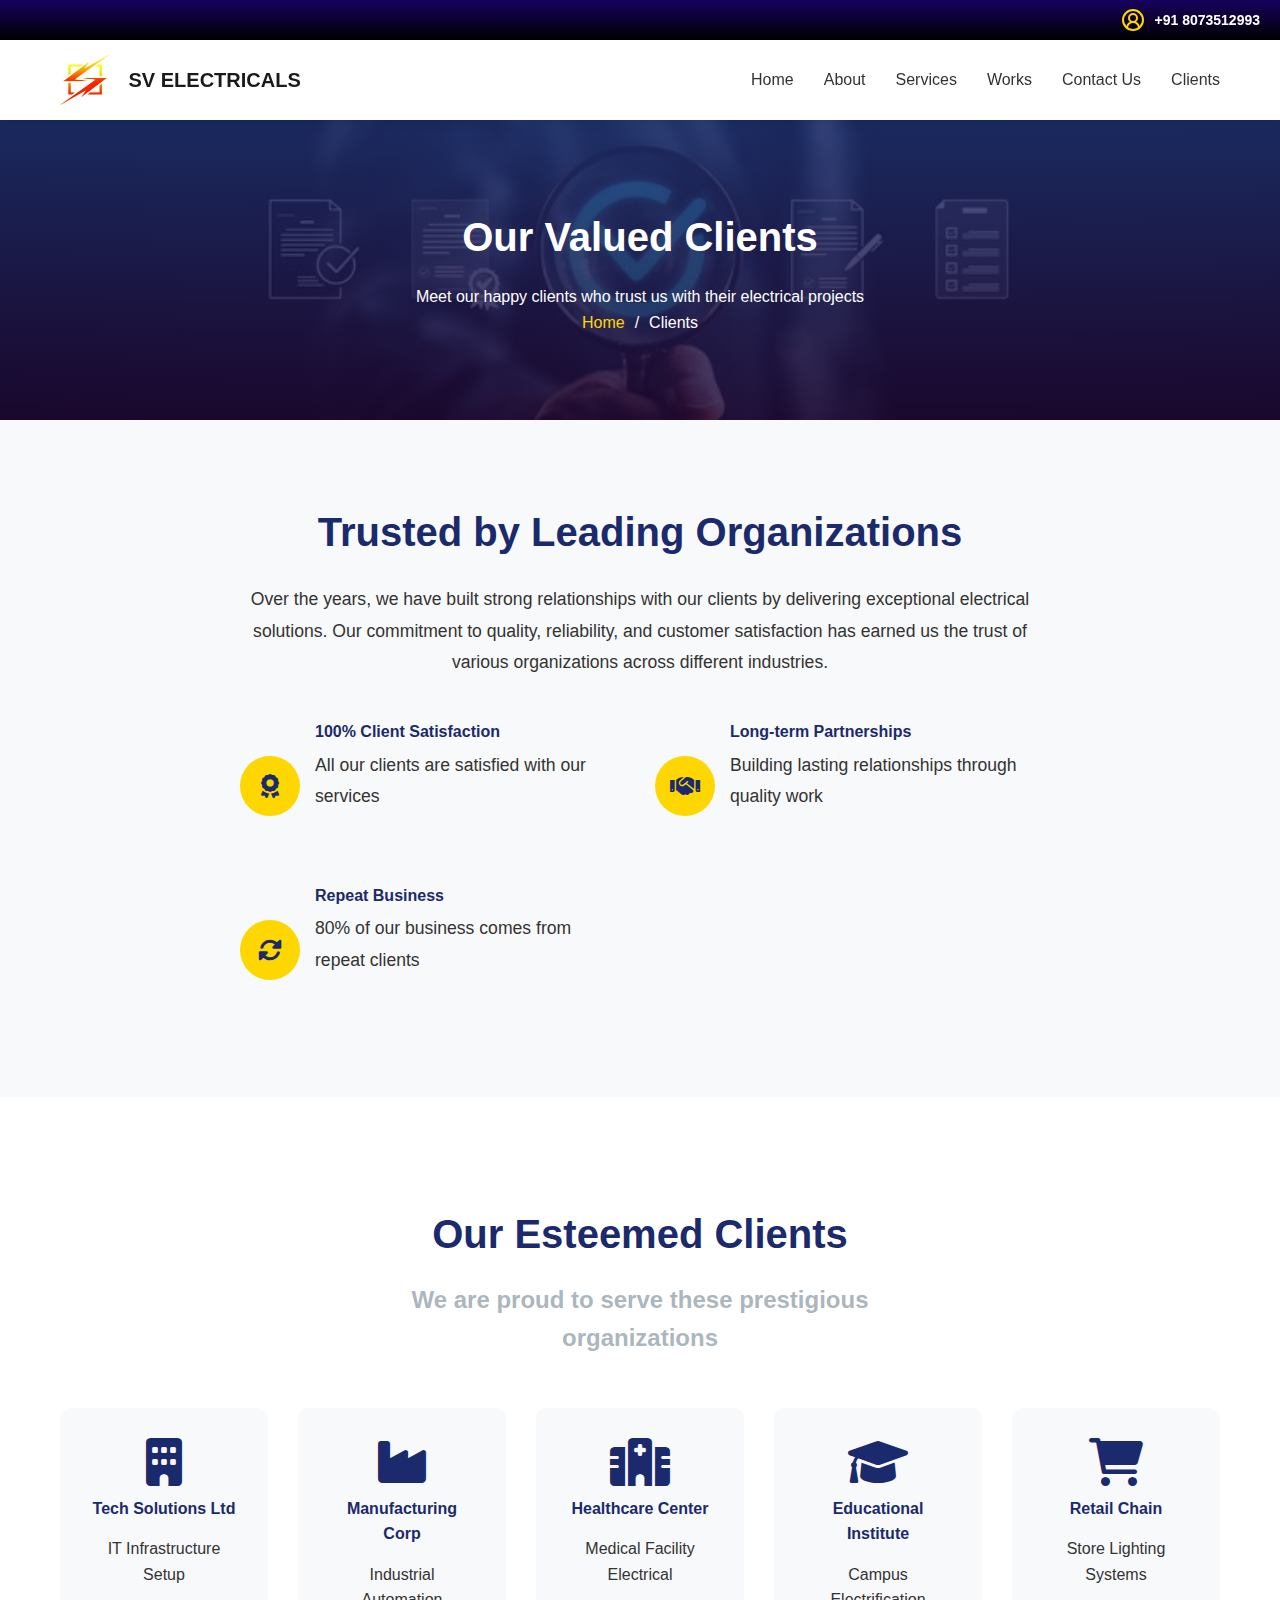
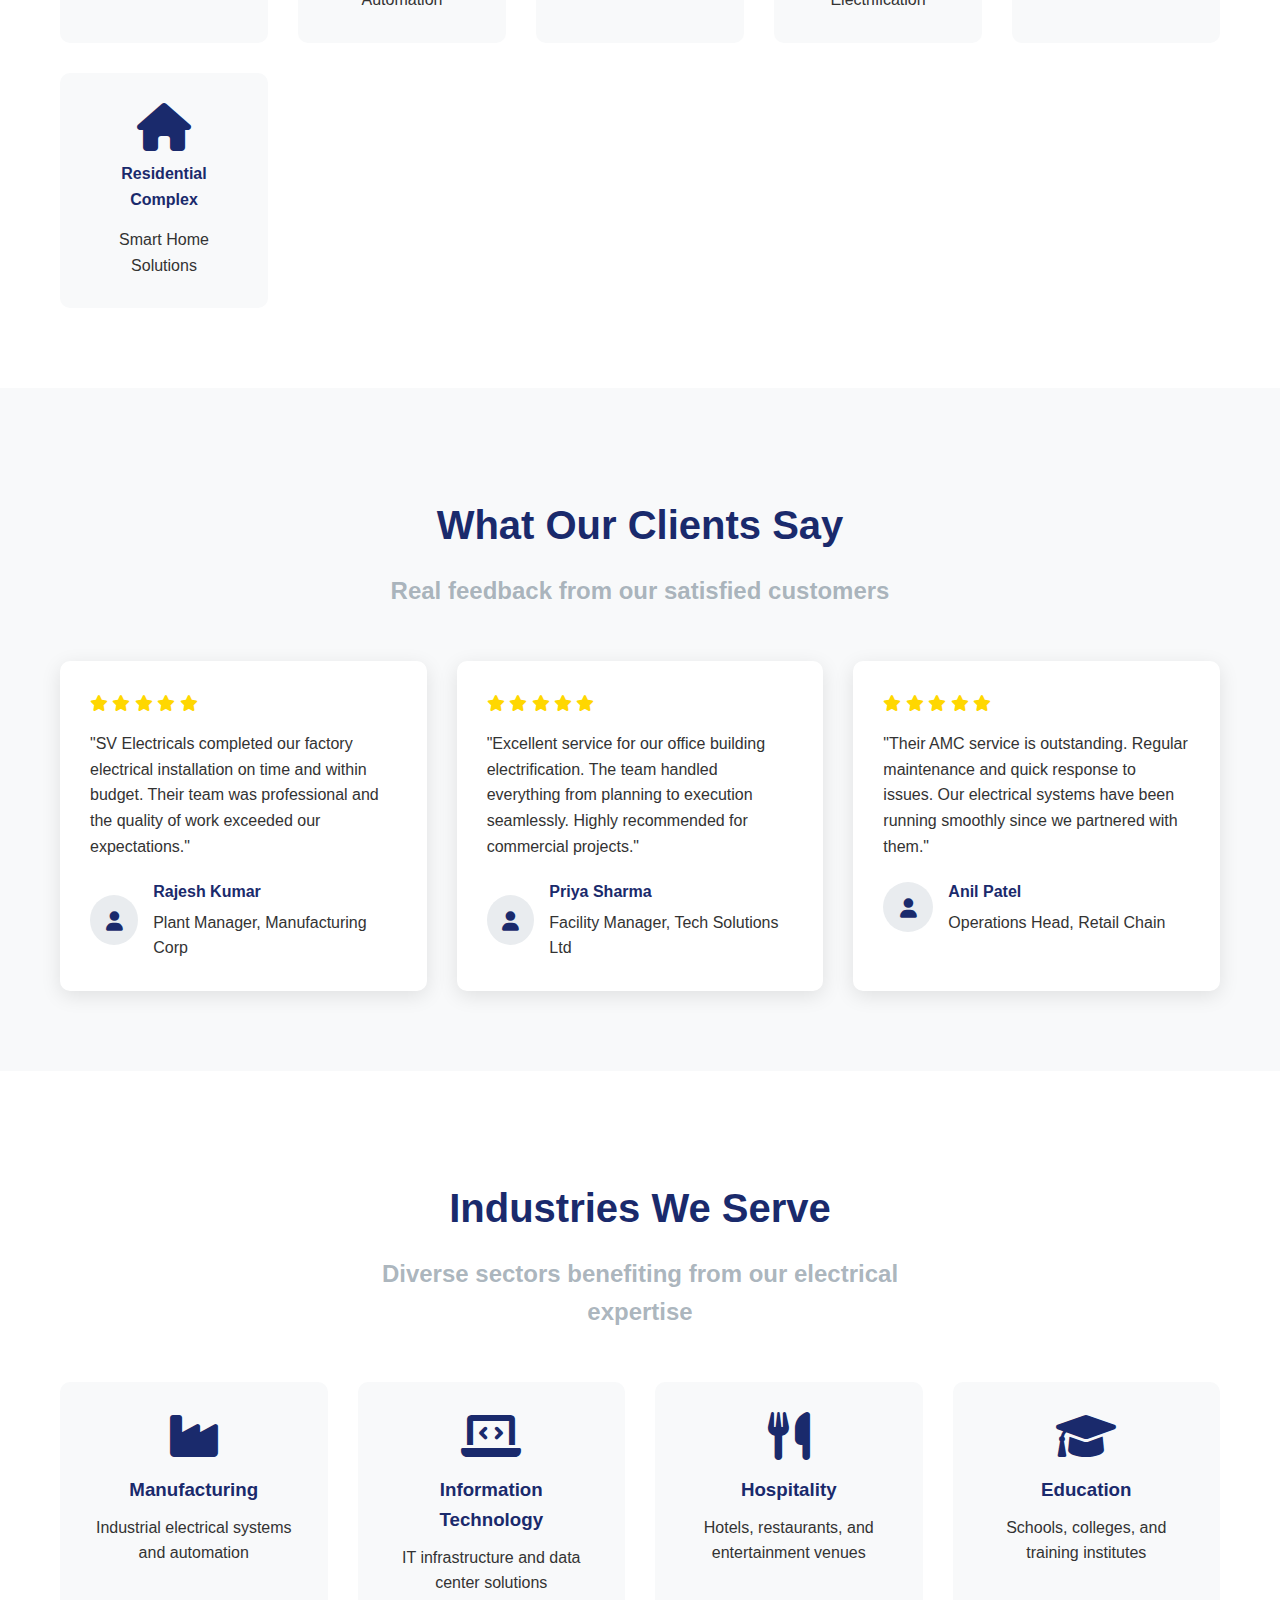
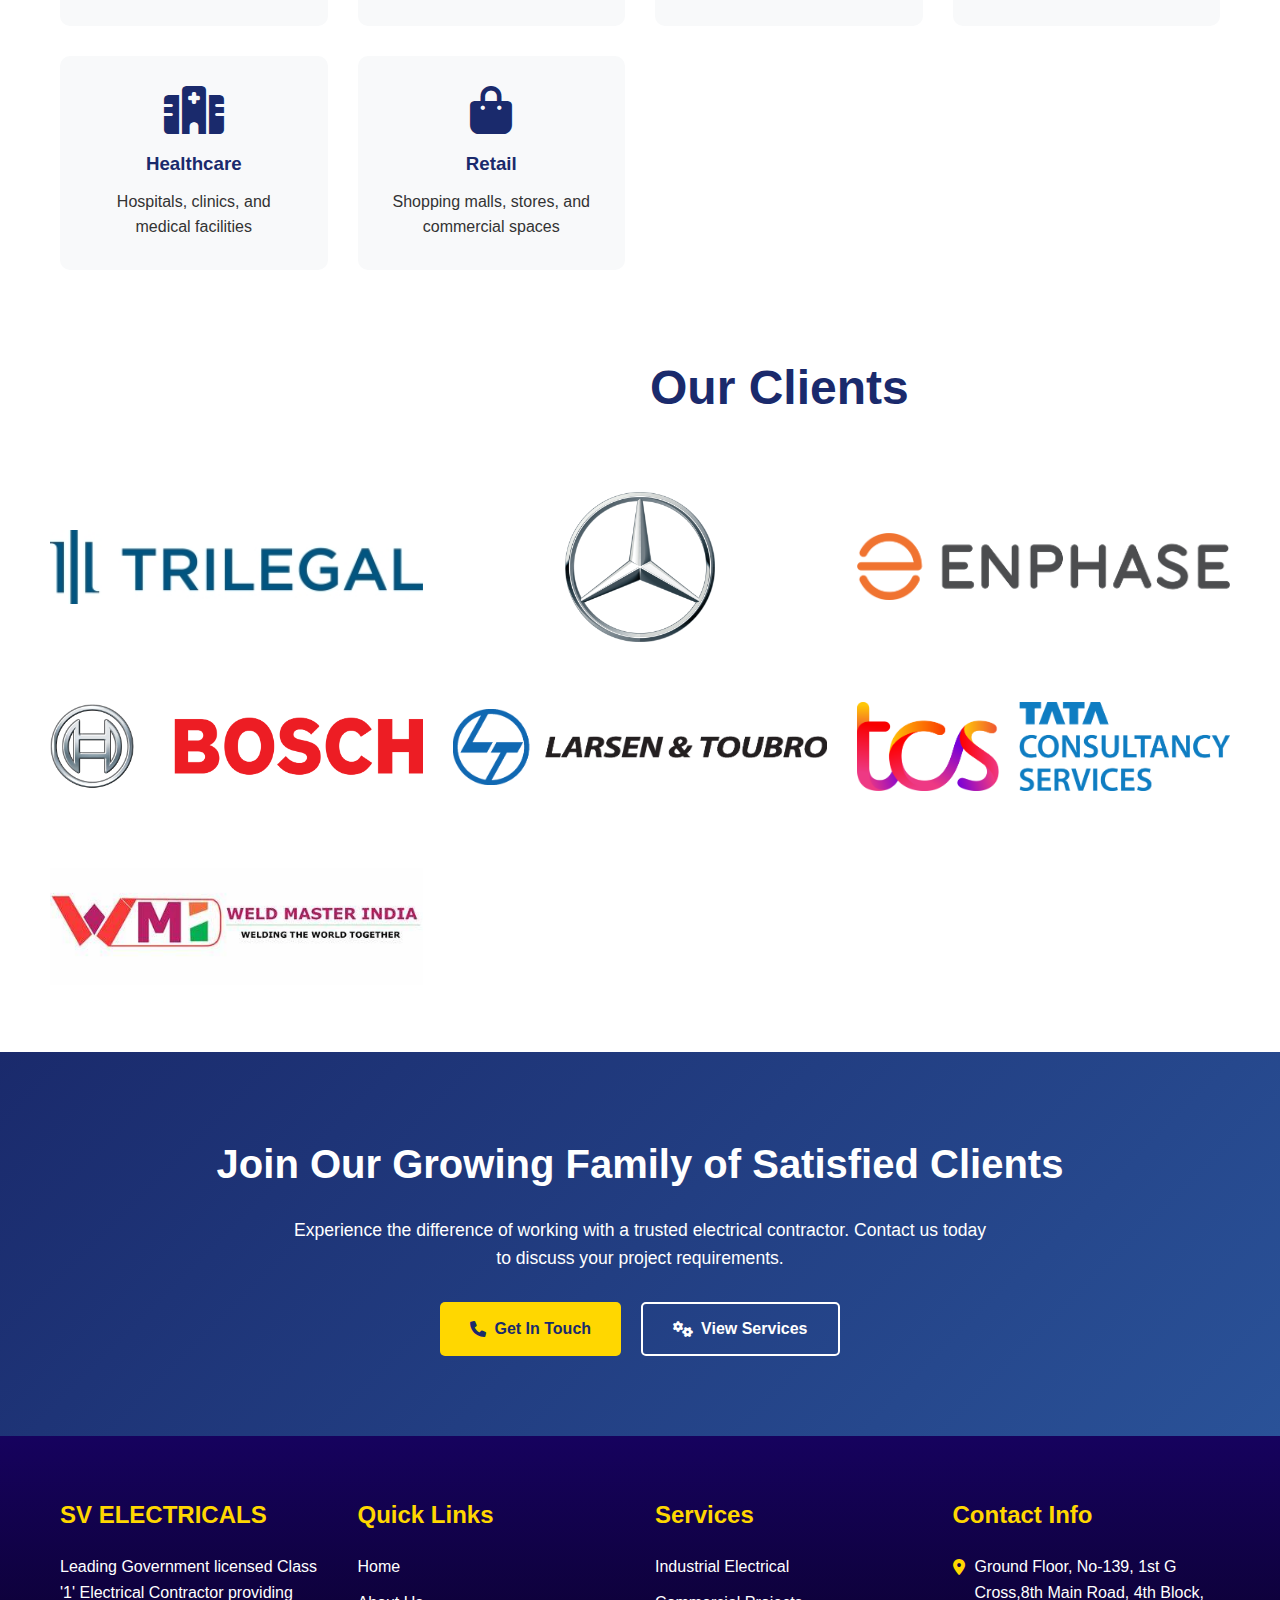
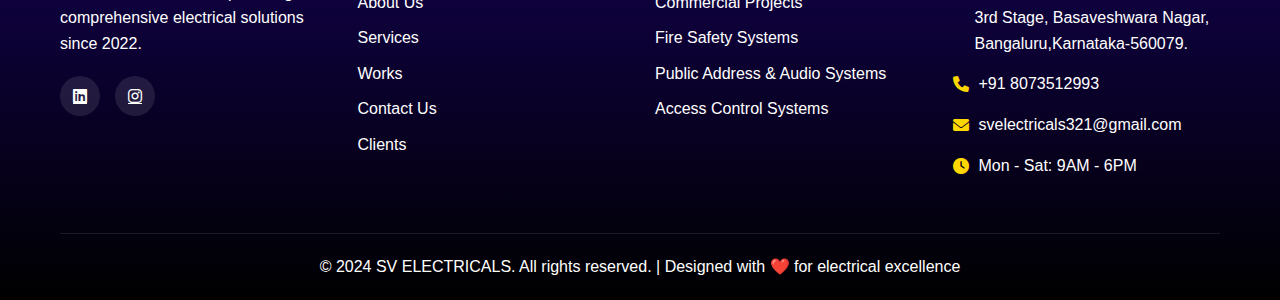
<file: html/svc2.html>
<!DOCTYPE html>
<html lang="en">
  <head>
    <meta charset="UTF-8" />
    <meta name="viewport" content="width=device-width, initial-scale=1.0" />
    <link rel="icon" href="/images/SV ELECTRICALS logo.1.png" />
    <title>Our Clients - SV Electricals</title>
    <link
      href="https://cdnjs.cloudflare.com/ajax/libs/font-awesome/6.0.0/css/all.min.css"
      rel="stylesheet"
    />
    <link rel="stylesheet" href="/css/sv.css" />
  </head>
  <body>
    <!-- Header -->
    <header class="header" id="header">
      <div class="baner">
        <svg
          xmlns="http://www.w3.org/2000/svg"
          width="24"
          height="24"
          viewBox="0 0 24 24"
          fill="none"
          stroke="currentColor"
          stroke-width="2"
          stroke-linecap="round"
          stroke-linejoin="round"
          class="icon"
        >
          <path d="M18 20a6 6 0 0 0-12 0" />
          <circle cx="12" cy="10" r="4" />
          <circle cx="12" cy="12" r="10" />
        </svg>
        <b>+91 8073512993</b>
      </div>
       <nav class="nav-container">
  <div class="logo-container">
    <img class="losv" src="/images/SV ELECTRICALS logo.1.png" alt="SV Electricals Logo" />
    <a href="#" class="logo">SV ELECTRICALS</a>
  </div>
  <ul class="nav-menu">
    <li><a href="/index.html">Home</a></li>
    <li><a href="/index.html#about">About</a></li>
    <li><a href="/html/svs.html">Services</a></li>
    <li><a href="/html/svw.html">Works</a></li>
    <li><a href="/html/svc.html">Contact Us</a></li>
    <li><a href="/html/svc2.html">Clients</a></li>
  </ul>
</nav>
        <div class="hamburger" id="hamburger">
          <span></span>
          <span></span>
          <span></span>
        </div>
      </nav>
    </header>

    <!-- Page Header -->
    <section class="page-header">
      <div class="page-header-content">
        <h1>Our Valued Clients</h1>
        <p>
          Meet our happy clients who trust us with their electrical projects
        </p>
        <div class="breadcrumb">
          <a href="/index.html">Home</a>
          <span>/</span>
          <span>Clients</span>
        </div>
      </div>
    </section>

    <!-- Client Introduction -->
    <section class="client-intro">
      <div class="container">
        <div class="intro-content">
          <h2>Trusted by Leading Organizations</h2>
          <p>
            Over the years, we have built strong relationships with our clients
            by delivering exceptional electrical solutions. Our commitment to
            quality, reliability, and customer satisfaction has earned us the
            trust of various organizations across different industries.
          </p>
          <div class="client-achievements">
            <div class="achievement">
              <i class="fas fa-award"></i>
              <div>
                <h4>100% Client Satisfaction</h4>
                <p>All our clients are satisfied with our services</p>
              </div>
            </div>
            <div class="achievement">
              <i class="fas fa-handshake"></i>
              <div>
                <h4>Long-term Partnerships</h4>
                <p>Building lasting relationships through quality work</p>
              </div>
            </div>
            <div class="achievement">
              <i class="fas fa-sync-alt"></i>
              <div>
                <h4>Repeat Business</h4>
                <p>80% of our business comes from repeat clients</p>
              </div>
            </div>
          </div>
        </div>
      </div>
    </section>

    <!-- Client Logos -->
    <section class="client-logos">
      <div class="container">
        <div class="section-title">
          <h2>Our Esteemed Clients</h2>
          <p>We are proud to serve these prestigious organizations</p>
        </div>
        <div class="logos-grid">
          <div class="logo-card">
            <div class="client-logo">
              <i class="fas fa-building"></i>
              <h4>Tech Solutions Ltd</h4>
            </div>
            <p>IT Infrastructure Setup</p>
          </div>
          <div class="logo-card">
            <div class="client-logo">
              <i class="fas fa-industry"></i>
              <h4>Manufacturing Corp</h4>
            </div>
            <p>Industrial Automation</p>
          </div>
          <div class="logo-card">
            <div class="client-logo">
              <i class="fas fa-hospital"></i>
              <h4>Healthcare Center</h4>
            </div>
            <p>Medical Facility Electrical</p>
          </div>
          <div class="logo-card">
            <div class="client-logo">
              <i class="fas fa-graduation-cap"></i>
              <h4>Educational Institute</h4>
            </div>
            <p>Campus Electrification</p>
          </div>
          <div class="logo-card">
            <div class="client-logo">
              <i class="fas fa-shopping-cart"></i>
              <h4>Retail Chain</h4>
            </div>
            <p>Store Lighting Systems</p>
          </div>
          <div class="logo-card">
            <div class="client-logo">
              <i class="fas fa-home"></i>
              <h4>Residential Complex</h4>
            </div>
            <p>Smart Home Solutions</p>
          </div>
        </div>
      </div>
    </section>

    <!-- Client Testimonials -->
    <section class="testimonials">
      <div class="container">
        <div class="section-title">
          <h2>What Our Clients Say</h2>
          <p>Real feedback from our satisfied customers</p>
        </div>
        <div class="testimonials-grid">
          <div class="testimonial-card">
            <div class="testimonial-content">
              <div class="stars">
                <i class="fas fa-star"></i>
                <i class="fas fa-star"></i>
                <i class="fas fa-star"></i>
                <i class="fas fa-star"></i>
                <i class="fas fa-star"></i>
              </div>
              <p>
                "SV Electricals completed our factory electrical installation on
                time and within budget. Their team was professional and the
                quality of work exceeded our expectations."
              </p>
            </div>
            <div class="testimonial-author">
              <div class="author-avatar">
                <i class="fas fa-user"></i>
              </div>
              <div class="author-info">
                <h4>Rajesh Kumar</h4>
                <p>Plant Manager, Manufacturing Corp</p>
              </div>
            </div>
          </div>
          <div class="testimonial-card">
            <div class="testimonial-content">
              <div class="stars">
                <i class="fas fa-star"></i>
                <i class="fas fa-star"></i>
                <i class="fas fa-star"></i>
                <i class="fas fa-star"></i>
                <i class="fas fa-star"></i>
              </div>
              <p>
                "Excellent service for our office building electrification. The
                team handled everything from planning to execution seamlessly.
                Highly recommended for commercial projects."
              </p>
            </div>
            <div class="testimonial-author">
              <div class="author-avatar">
                <i class="fas fa-user"></i>
              </div>
              <div class="author-info">
                <h4>Priya Sharma</h4>
                <p>Facility Manager, Tech Solutions Ltd</p>
              </div>
            </div>
          </div>
          <div class="testimonial-card">
            <div class="testimonial-content">
              <div class="stars">
                <i class="fas fa-star"></i>
                <i class="fas fa-star"></i>
                <i class="fas fa-star"></i>
                <i class="fas fa-star"></i>
                <i class="fas fa-star"></i>
              </div>
              <p>
                "Their AMC service is outstanding. Regular maintenance and quick
                response to issues. Our electrical systems have been running
                smoothly since we partnered with them."
              </p>
            </div>
            <div class="testimonial-author">
              <div class="author-avatar">
                <i class="fas fa-user"></i>
              </div>
              <div class="author-info">
                <h4>Anil Patel</h4>
                <p>Operations Head, Retail Chain</p>
              </div>
            </div>
          </div>
        </div>
      </div>
    </section>

    <!-- Client Sectors -->
    <section class="client-sectors">
      <div class="container">
        <div class="section-title">
          <h2>Industries We Serve</h2>
          <p>Diverse sectors benefiting from our electrical expertise</p>
        </div>
        <div class="sectors-grid">
          <div class="sector-card">
            <i class="fas fa-industry"></i>
            <h3>Manufacturing</h3>
            <p>Industrial electrical systems and automation</p>
          </div>
          <div class="sector-card">
            <i class="fas fa-laptop-code"></i>
            <h3>Information Technology</h3>
            <p>IT infrastructure and data center solutions</p>
          </div>
          <div class="sector-card">
            <i class="fas fa-utensils"></i>
            <h3>Hospitality</h3>
            <p>Hotels, restaurants, and entertainment venues</p>
          </div>
          <div class="sector-card">
            <i class="fas fa-graduation-cap"></i>
            <h3>Education</h3>
            <p>Schools, colleges, and training institutes</p>
          </div>
          <div class="sector-card">
            <i class="fas fa-hospital"></i>
            <h3>Healthcare</h3>
            <p>Hospitals, clinics, and medical facilities</p>
          </div>
          <div class="sector-card">
            <i class="fas fa-shopping-bag"></i>
            <h3>Retail</h3>
            <p>Shopping malls, stores, and commercial spaces</p>
          </div>
        </div>
      </div>
    </section>
    <!-- our clints -->
    <section class="our-clints">
      <h3>Our Clients</h3>
      <div class="grid">
        <div class="clint-image1"></div>
        <div class="clint-image2"></div>
        <div class="clint-image3"></div>
        <div class="clint-image4"></div>
        <div class="clint-image5"></div>
        <div class="clint-image6"></div>
        <div class="clint-image7"></div>
      </div>
    </section>

    <!-- CTA Section -->
    <section class="cta-section">
      <div class="container">
        <div class="cta-content">
          <h2>Join Our Growing Family of Satisfied Clients</h2>
          <p>
            Experience the difference of working with a trusted electrical
            contractor. Contact us today to discuss your project requirements.
          </p>
          <div class="cta-buttons">
            <a href="/html/svc.html" class="btn btn-primary">
              <i class="fas fa-phone"></i> Get In Touch
            </a>
            <a href="/html/svs.html" class="btn btn-secondary">
              <i class="fas fa-cogs"></i> View Services
            </a>
          </div>
        </div>
      </div>
    </section>

    <!-- Footer -->
    <footer class="footer">
      <div class="container">
        <div class="footer-content">
          <div class="footer-section">
            <h3>SV ELECTRICALS</h3>
            <p>
              Leading Government licensed Class '1' Electrical Contractor
              providing comprehensive electrical solutions since 2022.
            </p>
            <div class="social-links">
             
              <a href="https://www.linkedin.com/in/sadhasivan-p-257868381?lipi=urn%3Ali%3Apage%3Ad_flagship3_profile_view_base_contact_details%3BAKwUVMR9Rgig4jfaoCb5Jw%3D%3D"><i class="fab fa-linkedin"></i></a>
              <a
                href="https://www.instagram.com/sv_electricals2022?igsh=MWprNWR5MTV6ZG00ZQ=="
                ><i class="fab fa-instagram"></i
              ></a>
              
            </div>
          </div>
          <div class="footer-section">
            <h3>Quick Links</h3>
            <ul>
              <li><a href="/index.html">Home</a></li>
              <li><a href="/html/sv.html">About Us</a></li>
              <li><a href="/html/svs.html">Services</a></li>
              <li><a href="/html/svw.html">Works</a></li>
              <li><a href="/html/svc.html">Contact Us</a></li>
              <li><a href="/html/svc2.html">Clients</a></li>
            </ul>
          </div>
          <div class="footer-section">
            <h3>Services</h3>
            <ul>
              <li><a href="/html/svs.html#in">Industrial Electrical</a></li>
              <li><a href="/html/svs.html#cp">Commercial Projects</a></li>
              <li><a href="/html/svs.html#fss">Fire Safety Systems</a></li>
              <li><a href="/html/svs.html#as">Public Address & Audio Systems</a></li>
              <li><a href="/html/svs.html#ac">Access Control Systems</a></li>
            </ul>
          </div>
          <div class="footer-section">
            <h3>Contact Info</h3>
            <p>
              <i class="fas fa-map-marker-alt"></i> Ground Floor, No-139, 1st G
              Cross,8th Main Road, 4th Block, 3rd Stage, Basaveshwara Nagar,
              Bangaluru,Karnataka-560079.
            </p>
            <p><i class="fas fa-phone"></i> +91 8073512993</p>
            <p><i class="fas fa-envelope"></i> svelectricals321@gmail.com</p>
            <p><i class="fas fa-clock"></i> Mon - Sat: 9AM - 6PM</p>
          </div>
        </div>
        <div class="footer-bottom">
          <p>
            &copy; 2024 SV ELECTRICALS. All rights reserved. | Designed with ❤️
            for electrical excellence
          </p>
        </div>
      </div>
    </footer>

    <script src="/js/sv.js"></script>
  </body>
</html>
</file>
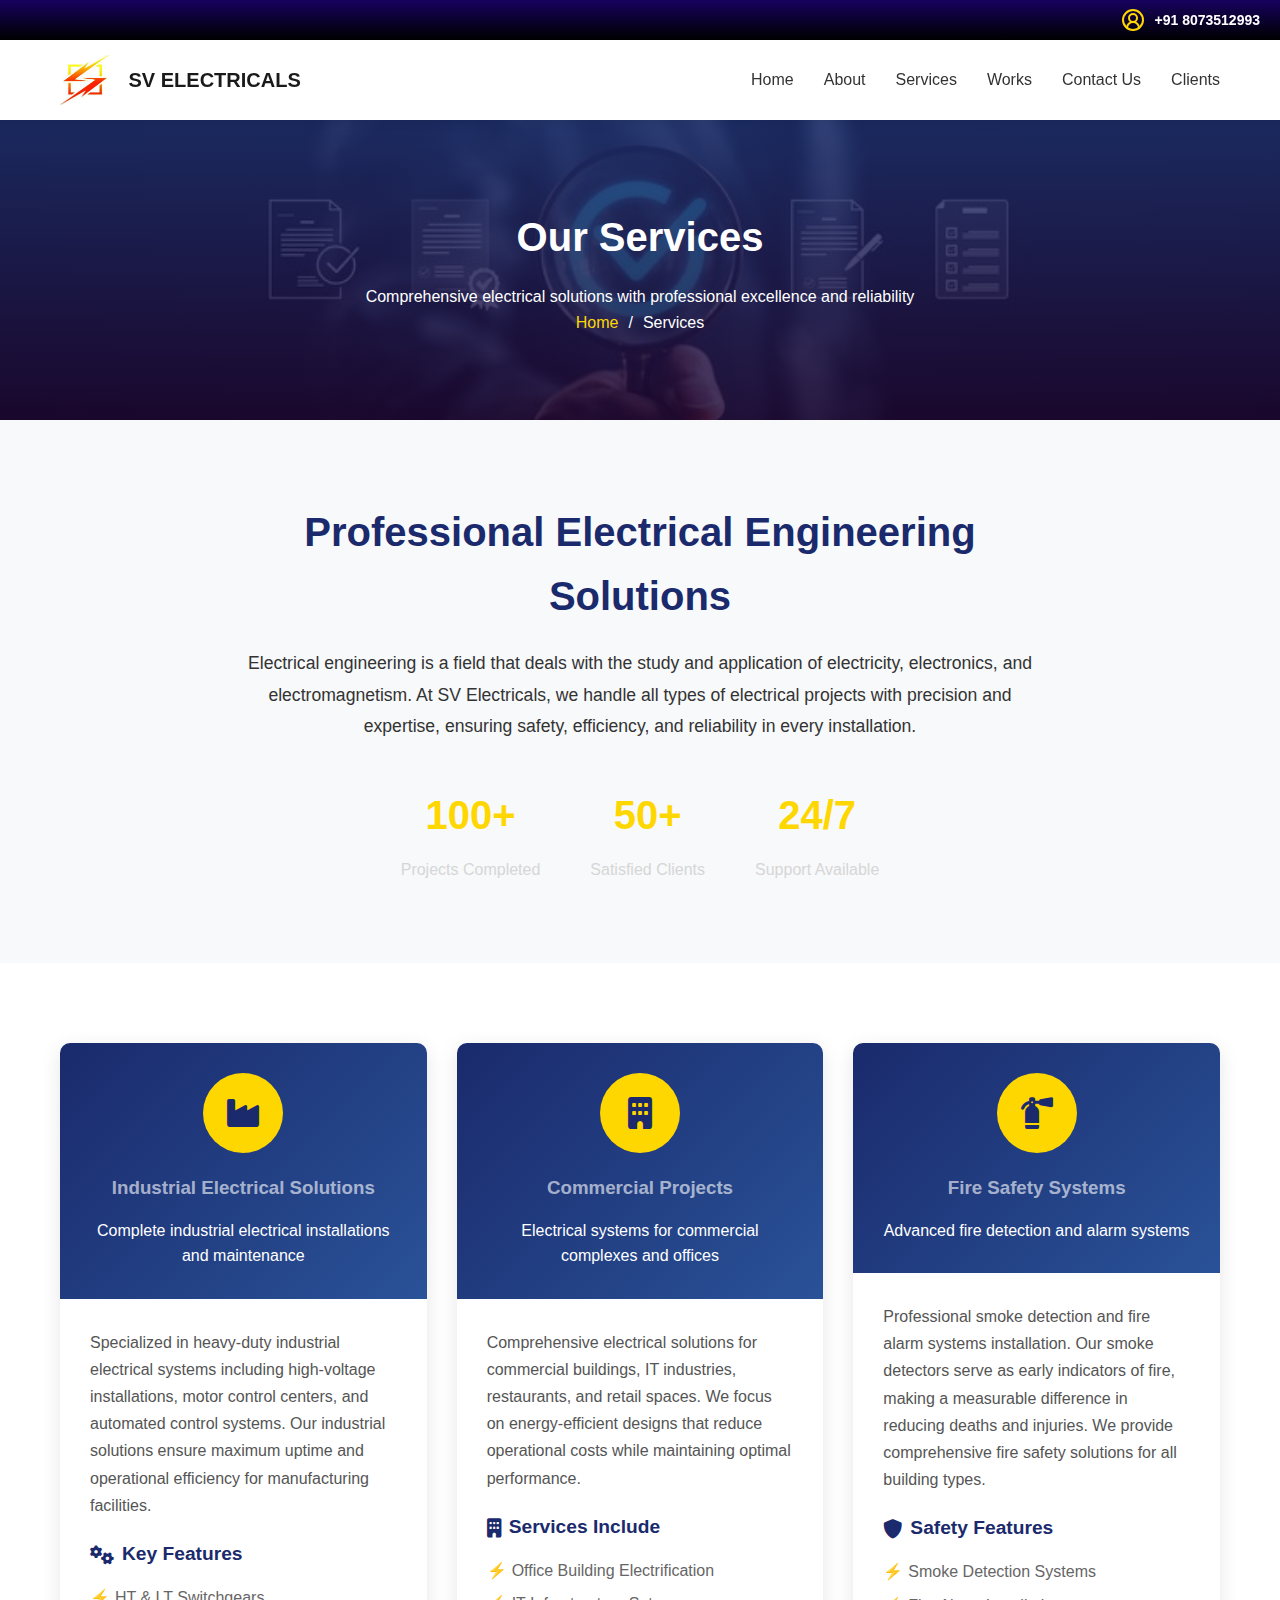
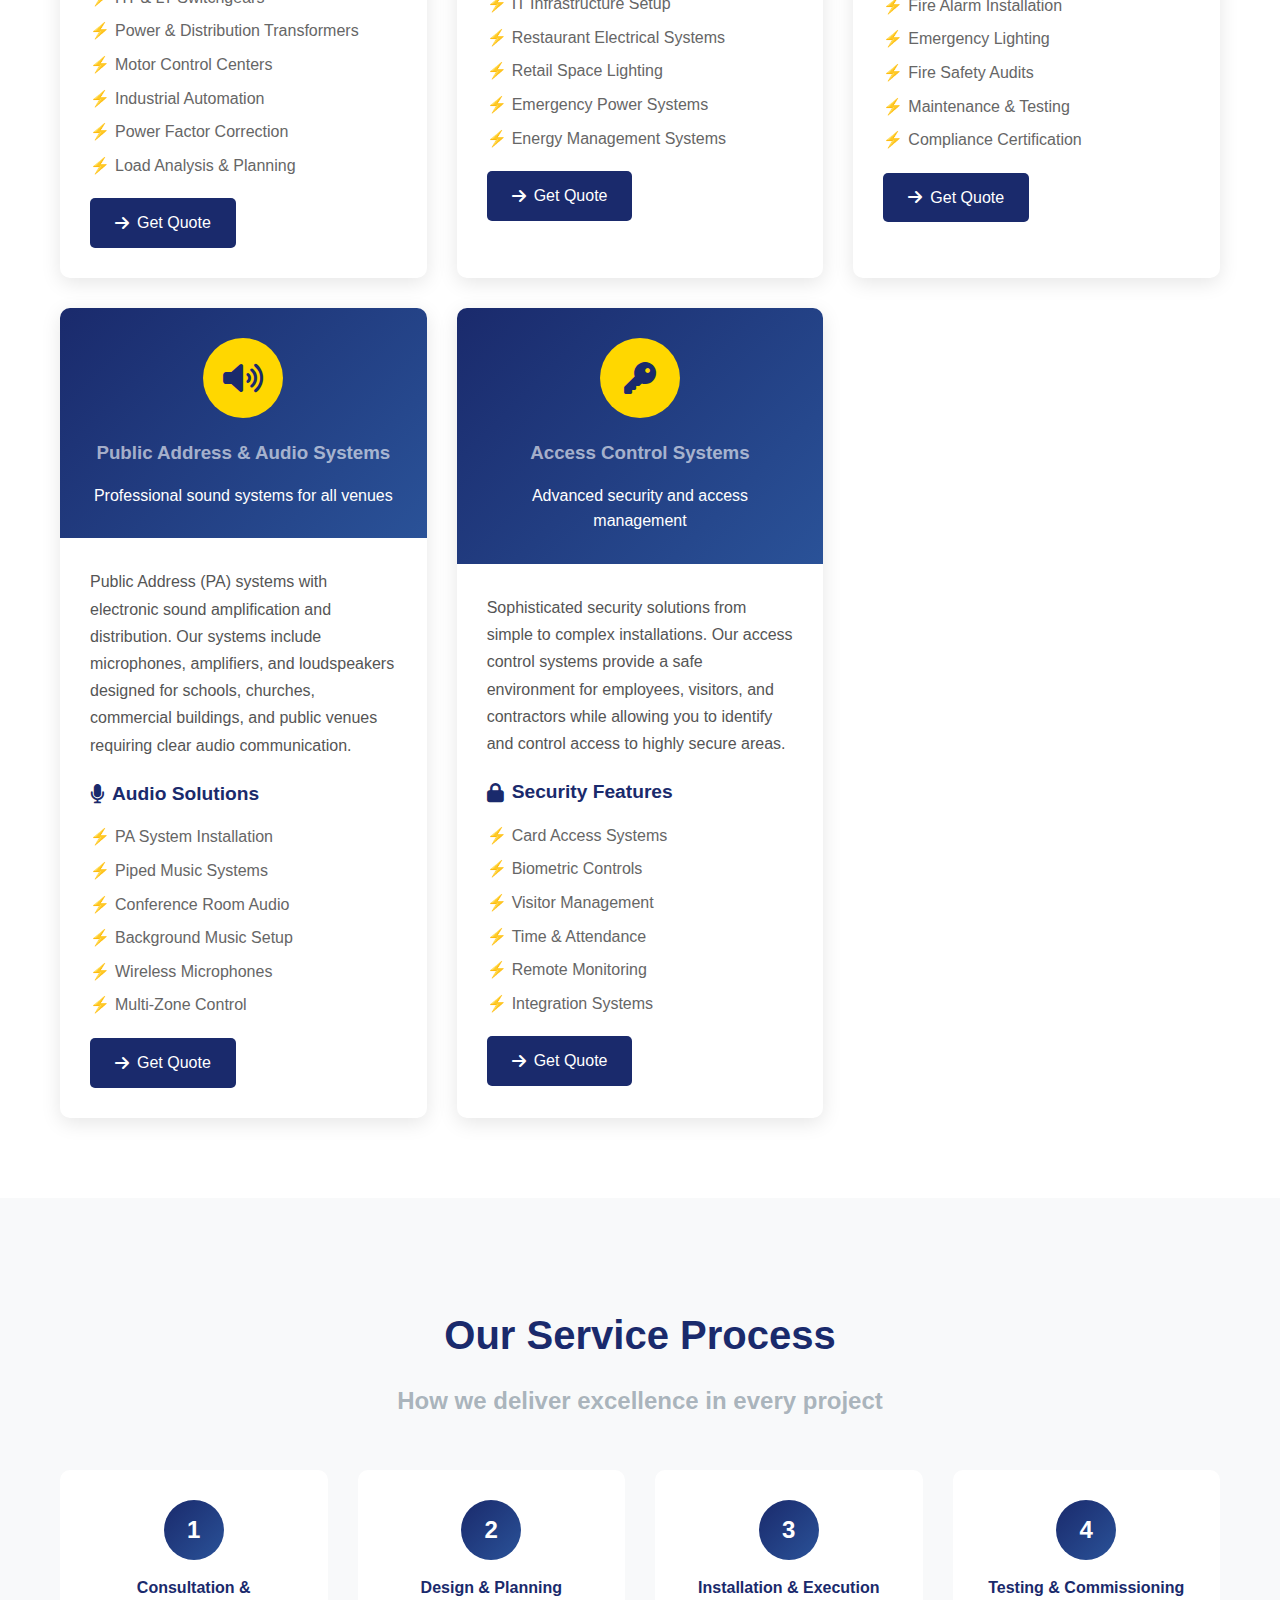
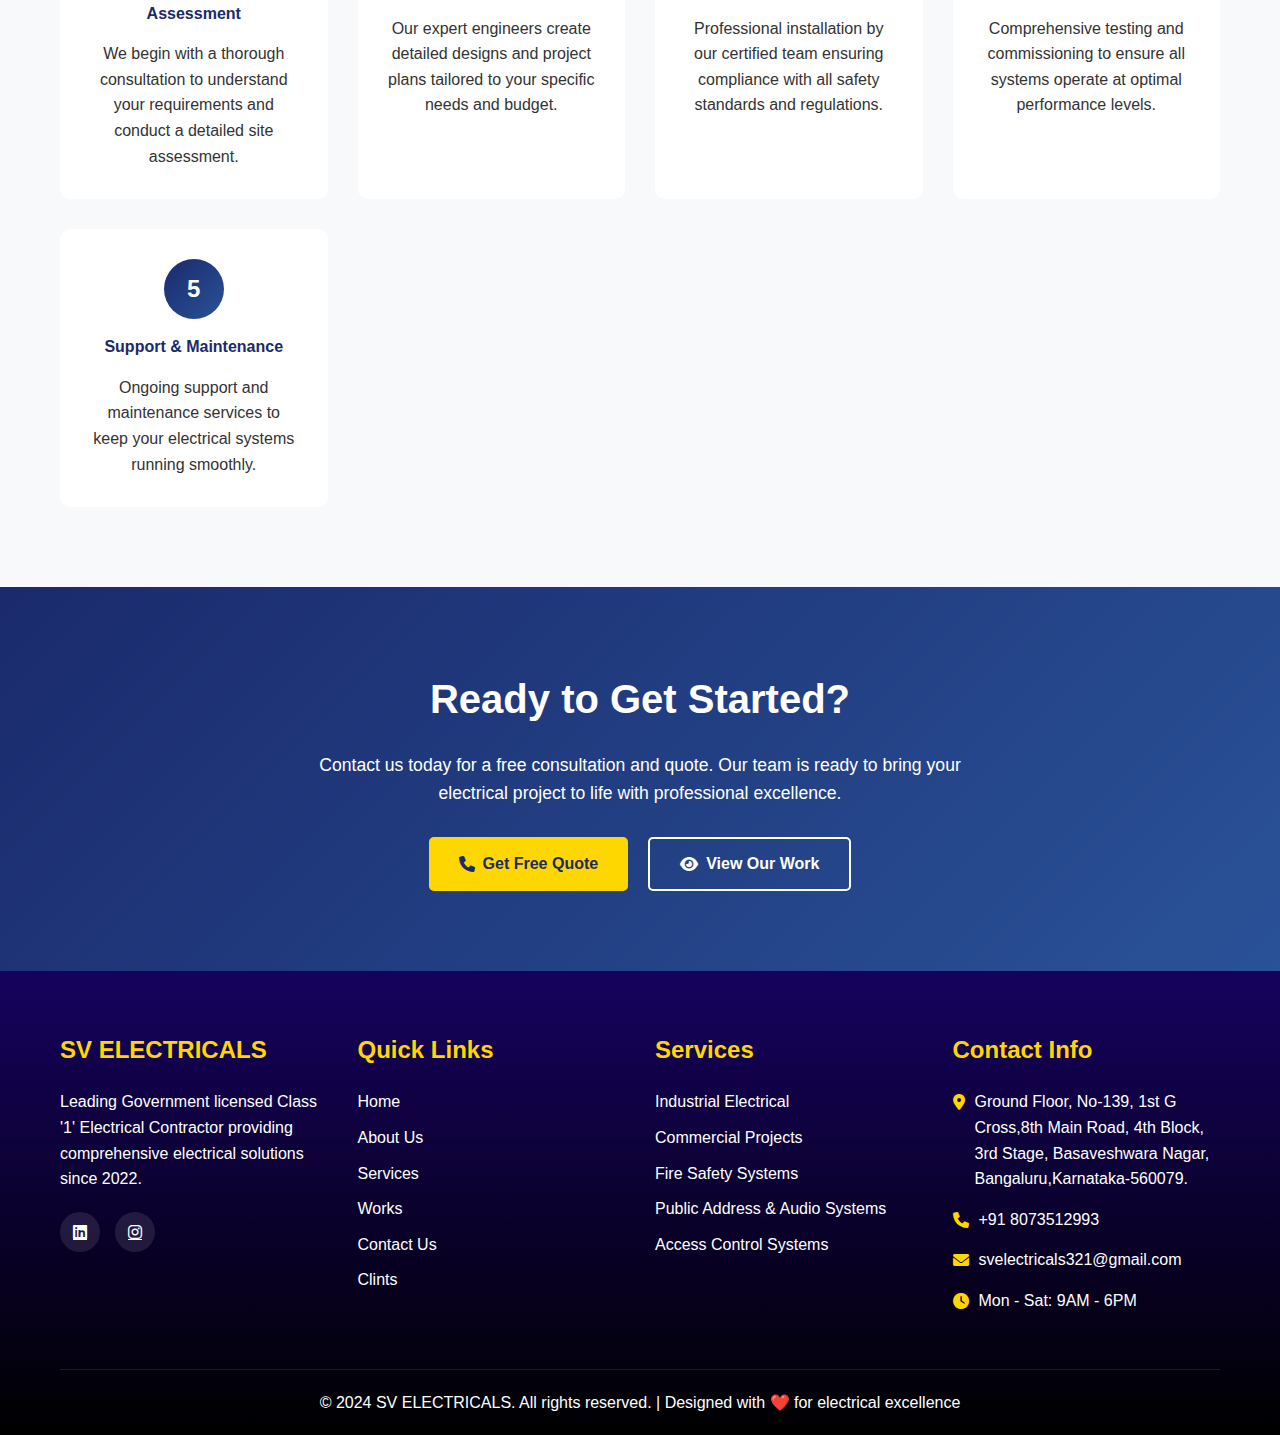
<file: html/svs.html>
<!DOCTYPE html>
<html lang="en">
  <head>
    <meta charset="UTF-8" />
    <meta name="viewport" content="width=device-width, initial-scale=1.0" />
    <link rel="icon" href="/images/SV ELECTRICALS logo.1.png" />
    <title>Our Services - SV Electricals</title>
    <link
      href="https://cdnjs.cloudflare.com/ajax/libs/font-awesome/6.0.0/css/all.min.css"
      rel="stylesheet"
    />
    <link rel="stylesheet" href="/css/sv.css" />
  </head>
  <body>
    <!-- Header -->
    <header class="header" id="header">
      <div class="baner">
        <svg
          xmlns="http://www.w3.org/2000/svg"
          width="24"
          height="24"
          viewBox="0 0 24 24"
          fill="none"
          stroke="currentColor"
          stroke-width="2"
          stroke-linecap="round"
          stroke-linejoin="round"
          class="icon"
        >
          <path d="M18 20a6 6 0 0 0-12 0" />
          <circle cx="12" cy="10" r="4" />
          <circle cx="12" cy="12" r="10" />
        </svg>
        <b>+91 8073512993</b>
      </div>
  <nav class="nav-container">
  <div class="logo-container">
    <img class="losv" src="/images/SV ELECTRICALS logo.1.png" alt="SV Electricals Logo" />
    <a href="#" class="logo">SV ELECTRICALS</a>
  </div>
  <ul class="nav-menu">
    <li><a href="/index.html">Home</a></li>
    <li><a href="/index.html#about">About</a></li>
    <li><a href="/html/svs.html">Services</a></li>
    <li><a href="/html/svw.html">Works</a></li>
    <li><a href="/html/svc.html">Contact Us</a></li>
    <li><a href="/html/svc2.html">Clients</a></li>
  </ul>
</nav>
        <div class="hamburger" id="hamburger">
          <span></span>
          <span></span>
          <span></span>
        </div>
      </nav>
    </header>

    <!-- Page Header -->
    <section class="page-header">
      <div class="page-header-content">
        <h1>Our Services</h1>
        <p>
          Comprehensive electrical solutions with professional excellence and
          reliability
        </p>
        <div class="breadcrumb">
          <a href="/index.html">Home</a>
          <span>/</span>
          <span>Services</span>
        </div>
      </div>
    </section>

    <!-- Services Introduction -->
    <section class="services-intro">
      <div class="container">
        <div class="intro-content">
          <h2>Professional Electrical Engineering Solutions</h2>
          <p>
            Electrical engineering is a field that deals with the study and
            application of electricity, electronics, and electromagnetism. At SV
            Electricals, we handle all types of electrical projects with
            precision and expertise, ensuring safety, efficiency, and
            reliability in every installation.
          </p>
          <div class="intro-stats">
            <div class="stat">
              <div class="stat-number">100+</div>
              <div class="stat-label">Projects Completed</div>
            </div>
            <div class="stat">
              <div class="stat-number">50+</div>
              <div class="stat-label">Satisfied Clients</div>
            </div>
            <div class="stat">
              <div class="stat-number">24/7</div>
              <div class="stat-label">Support Available</div>
            </div>
          </div>
        </div>
      </div>
    </section>

    <!-- Detailed Services -->
    <section class="detailed-services">
      <div class="container">
        <div class="services-grid">
          <!-- Industrial Electrical -->
          <div class="service-card" id="in">
            <div class="service-header">
              <div class="service-icon">
                <i class="fas fa-industry"></i>
              </div>
              <h3>Industrial Electrical Solutions</h3>
              <p>
                Complete industrial electrical installations and maintenance
              </p>
            </div>
            <div class="service-content">
              <div class="service-description">
                Specialized in heavy-duty industrial electrical systems
                including high-voltage installations, motor control centers, and
                automated control systems. Our industrial solutions ensure
                maximum uptime and operational efficiency for manufacturing
                facilities.
              </div>
              <div class="service-features">
                <h4><i class="fas fa-cogs"></i> Key Features</h4>
                <ul>
                  <li>HT & LT Switchgears</li>
                  <li>Power & Distribution Transformers</li>
                  <li>Motor Control Centers</li>
                  <li>Industrial Automation</li>
                  <li>Power Factor Correction</li>
                  <li>Load Analysis & Planning</li>
                </ul>
              </div>
              <a href="#contact" class="learn-more-btn">
                <i class="fas fa-arrow-right"></i> Get Quote
              </a>
            </div>
          </div>

          <!-- Commercial Projects -->
          <div class="service-card" id="cp">
            <div class="service-header">
              <div class="service-icon">
                <i class="fas fa-building"></i>
              </div>
              <h3>Commercial Projects</h3>
              <p>Electrical systems for commercial complexes and offices</p>
            </div>
            <div class="service-content">
              <div class="service-description">
                Comprehensive electrical solutions for commercial buildings, IT
                industries, restaurants, and retail spaces. We focus on
                energy-efficient designs that reduce operational costs while
                maintaining optimal performance.
              </div>
              <div class="service-features">
                <h4><i class="fas fa-building"></i> Services Include</h4>
                <ul>
                  <li>Office Building Electrification</li>
                  <li>IT Infrastructure Setup</li>
                  <li>Restaurant Electrical Systems</li>
                  <li>Retail Space Lighting</li>
                  <li>Emergency Power Systems</li>
                  <li>Energy Management Systems</li>
                </ul>
              </div>
              <a href="#contact" class="learn-more-btn">
                <i class="fas fa-arrow-right"></i> Get Quote
              </a>
            </div>
          </div>

          <!-- Fire Safety Systems -->
          <div class="service-card" id="fss">
            <div class="service-header">
              <div class="service-icon">
                <i class="fas fa-fire-extinguisher"></i>
              </div>
              <h3>Fire Safety Systems</h3>
              <p>Advanced fire detection and alarm systems</p>
            </div>
            <div class="service-content">
              <div class="service-description">
                Professional smoke detection and fire alarm systems
                installation. Our smoke detectors serve as early indicators of
                fire, making a measurable difference in reducing deaths and
                injuries. We provide comprehensive fire safety solutions for all
                building types.
              </div>
              <div class="service-features">
                <h4><i class="fas fa-shield-alt"></i> Safety Features</h4>
                <ul>
                  <li>Smoke Detection Systems</li>
                  <li>Fire Alarm Installation</li>
                  <li>Emergency Lighting</li>
                  <li>Fire Safety Audits</li>
                  <li>Maintenance & Testing</li>
                  <li>Compliance Certification</li>
                </ul>
              </div>
              <a href="#contact" class="learn-more-btn">
                <i class="fas fa-arrow-right"></i> Get Quote
              </a>
            </div>
          </div>

          <!-- Audio Systems -->
          <div class="service-card" id="as">
            <div class="service-header">
              <div class="service-icon">
                <i class="fas fa-volume-up"></i>
              </div>
              <h3>Public Address & Audio Systems</h3>
              <p>Professional sound systems for all venues</p>
            </div>
            <div class="service-content">
              <div class="service-description">
                Public Address (PA) systems with electronic sound amplification
                and distribution. Our systems include microphones, amplifiers,
                and loudspeakers designed for schools, churches, commercial
                buildings, and public venues requiring clear audio
                communication.
              </div>
              <div class="service-features">
                <h4><i class="fas fa-microphone"></i> Audio Solutions</h4>
                <ul>
                  <li>PA System Installation</li>
                  <li>Piped Music Systems</li>
                  <li>Conference Room Audio</li>
                  <li>Background Music Setup</li>
                  <li>Wireless Microphones</li>
                  <li>Multi-Zone Control</li>
                </ul>
              </div>
              <a href="#contact" class="learn-more-btn">
                <i class="fas fa-arrow-right"></i> Get Quote
              </a>
            </div>
          </div>

          <!-- Access Control -->
          <div class="service-card" id="ac">
            <div class="service-header">
              <div class="service-icon">
                <i class="fas fa-key"></i>
              </div>
              <h3>Access Control Systems</h3>
              <p>Advanced security and access management</p>
            </div>
            <div class="service-content">
              <div class="service-description">
                Sophisticated security solutions from simple to complex
                installations. Our access control systems provide a safe
                environment for employees, visitors, and contractors while
                allowing you to identify and control access to highly secure
                areas.
              </div>
              <div class="service-features">
                <h4><i class="fas fa-lock"></i> Security Features</h4>
                <ul>
                  <li>Card Access Systems</li>
                  <li>Biometric Controls</li>
                  <li>Visitor Management</li>
                  <li>Time & Attendance</li>
                  <li>Remote Monitoring</li>
                  <li>Integration Systems</li>
                </ul>
              </div>
              <a href="#contact" class="learn-more-btn">
                <i class="fas fa-arrow-right"></i> Get Quote
              </a>
            </div>
          </div>
        </div>
      </div>
    </section>

    <!-- Our Process -->
    <section class="process-section">
      <div class="container">
        <div class="section-title">
          <h2>Our Service Process</h2>
          <p>How we deliver excellence in every project</p>
        </div>
        <div class="process-steps">
          <div class="process-step">
            <div class="step-number">1</div>
            <h4>Consultation & Assessment</h4>
            <p>
              We begin with a thorough consultation to understand your
              requirements and conduct a detailed site assessment.
            </p>
          </div>
          <div class="process-step">
            <div class="step-number">2</div>
            <h4>Design & Planning</h4>
            <p>
              Our expert engineers create detailed designs and project plans
              tailored to your specific needs and budget.
            </p>
          </div>
          <div class="process-step">
            <div class="step-number">3</div>
            <h4>Installation & Execution</h4>
            <p>
              Professional installation by our certified team ensuring
              compliance with all safety standards and regulations.
            </p>
          </div>
          <div class="process-step">
            <div class="step-number">4</div>
            <h4>Testing & Commissioning</h4>
            <p>
              Comprehensive testing and commissioning to ensure all systems
              operate at optimal performance levels.
            </p>
          </div>
          <div class="process-step">
            <div class="step-number">5</div>
            <h4>Support & Maintenance</h4>
            <p>
              Ongoing support and maintenance services to keep your electrical
              systems running smoothly.
            </p>
          </div>
        </div>
      </div>
    </section>

    <!-- CTA Section -->
    <section class="cta-section">
      <div class="container">
        <div class="cta-content">
          <h2>Ready to Get Started?</h2>
          <p>
            Contact us today for a free consultation and quote. Our team is
            ready to bring your electrical project to life with professional
            excellence.
          </p>
          <div class="cta-buttons">
            <a href="/html/svc.html" class="btn btn-primary">
              <i class="fas fa-phone"></i> Get Free Quote
            </a>
            <a href="/html/svw.html" class="btn btn-secondary">
              <i class="fas fa-eye"></i> View Our Work
            </a>
          </div>
        </div>
      </div>
    </section>

    <!-- Footer -->
    <footer class="footer">
      <div class="container">
        <div class="footer-content">
          <div class="footer-section">
            <h3>SV ELECTRICALS</h3>
            <p>
              Leading Government licensed Class '1' Electrical Contractor
              providing comprehensive electrical solutions since 2022.
            </p>
            <div class="social-links">
             
              <a href="https://www.linkedin.com/in/sadhasivan-p-257868381?lipi=urn%3Ali%3Apage%3Ad_flagship3_profile_view_base_contact_details%3BAKwUVMR9Rgig4jfaoCb5Jw%3D%3D"><i class="fab fa-linkedin"></i></a>
              <a
                href="https://www.instagram.com/sv_electricals2022?igsh=MWprNWR5MTV6ZG00ZQ=="
                ><i class="fab fa-instagram"></i
              ></a>
             
            </div>
          </div>
          <div class="footer-section">
            <h3>Quick Links</h3>
            <ul>
              <li><a href="/index.html">Home</a></li>
              <li><a href="/html/sv.html#about">About Us</a></li>
              <li><a href="/html/svs.html">Services</a></li>
              <li><a href="/html/svw.html">Works</a></li>
              <li><a href="/html/svc.html">Contact Us</a></li>
              <li><a href="/html/svc2.html">Clints</a></li>
            </ul>
          </div>
          <div class="footer-section">
            <h3>Services</h3>
            <ul>
              <li><a href="#in">Industrial Electrical</a></li>
              <li><a href="#cp">Commercial Projects</a></li>
              <li><a href="#fss">Fire Safety Systems</a></li>
              <li><a href="#as">Public Address & Audio Systems</a></li>
              <li><a href="#ac">Access Control Systems</a></li>
            </ul>
          </div>
          <div class="footer-section">
            <h3>Contact Info</h3>
            <p>
              <i class="fas fa-map-marker-alt"></i> Ground Floor, No-139, 1st G
              Cross,8th Main Road, 4th Block, 3rd Stage, Basaveshwara Nagar,
              Bangaluru,Karnataka-560079.
            </p>
            <p><i class="fas fa-phone"></i> +91 8073512993</p>
            <p><i class="fas fa-envelope"></i> svelectricals321@gmail.com</p>
            <p><i class="fas fa-clock"></i> Mon - Sat: 9AM - 6PM</p>
          </div>
        </div>
        <div class="footer-bottom">
          <p>
            &copy; 2024 SV ELECTRICALS. All rights reserved. | Designed with ❤️
            for electrical excellence
          </p>
        </div>
      </div>
    </footer>

    <script src="/js/sv.js"></script>
  </body>
</html>
</file>
<file: css/sv.css>
/* Base Styles */
* {
  margin: 0;
  padding: 0;
  box-sizing: border-box;
}
body {
  font-family: "Segoe UI", Tahoma, Geneva, Verdana, sans-serif;
  line-height: 1.6;
  color: #333;
  overflow-x: hidden;
}

.container {
  max-width: 1200px;
  margin: 0 auto;
  padding: 0 20px;
}

/* Header Styles */
.baner {
  background: linear-gradient(rgb(22, 2, 94), black);
  color: white;
  padding: 8px 20px;
  display: flex;
  align-items: center;
  justify-content: flex-end;
  gap: 10px;
  font-size: 14px;
}

.icon {
  color: #ffd700;
}

.losv {
  height: 100px; /* control size */
  width: auto; /* keep aspect ratio */
  object-fit: contain; /* ensures no distortion */
  margin-right: 10px; /* space between image and text */
  vertical-align: middle;
}

.header {
  background: #fff;
  box-shadow: 0 2px 10px rgba(0, 0, 0, 0.1);
  position: sticky;
  top: 0;
  z-index: 1000;
}

.nav-container {
  display: flex;
  justify-content: space-between;
  align-items: center;
  padding: 15px 20px;
  max-width: 1200px;
  margin: 0 auto;
}

.logo {
  font-size: 24px;
  font-weight: bold;
  color: #1a2a6c;
  text-decoration: none;
}

.nav-menu {
  display: flex;
  list-style: none;
  gap: 30px;
}

.nav-menu a {
  color: #333;
  text-decoration: none;
  font-weight: 500;
  transition: color 0.3s;
  position: relative;
}

.nav-menu a:hover,
.nav-menu a.active {
  color: #1a2a6c;
}

.nav-menu a::after {
  content: "";
  position: absolute;
  bottom: -5px;
  left: 0;
  width: 0;
  height: 2px;
  background: #1a2a6c;
  transition: width 0.3s;
}

.nav-menu a:hover::after,
.nav-menu a.active::after {
  width: 100%;
}

.hamburger {
  display: none;
  flex-direction: column;
  cursor: pointer;
}
/* Logo section */
.logo-container {
  display: flex;
  align-items: center;
  gap: 10px;
}

.losv {
  height: 50px;
  width: auto;
  object-fit: contain;
}

.logo {
  font-size: 20px;
  font-weight: bold;
  color: #1a1a1a;
  text-decoration: none;
}

.hamburger span {
  width: 25px;
  height: 3px;
  background: #333;
  margin: 3px 0;
  transition: 0.3s;
}

/* Hero Section */
.hero {
  background: linear-gradient(rgba(63, 63, 63, 0.6), rgba(50, 50, 50, 0.6)),
    url("/images/sv.img1.jpg");
  background-size: cover;
  background-position: center;
  height: 80vh;
  display: flex;
  align-items: center;
  color: white;
  text-align: center;
  padding: 0 20px;
}

.hero-content {
  max-width: 800px;
  margin: 0 auto;
}

.hero h1 {
  font-size: 3.5rem;
  margin-bottom: 20px;
  animation: fadeInUp 1s ease;
}

.hero p {
  font-size: 1.2rem;
  margin-bottom: 30px;
  animation: fadeInUp 1s ease 0.3s both;
}

.cta-buttons {
  display: flex;
  gap: 20px;
  justify-content: center;
  flex-wrap: wrap;
  animation: fadeInUp 1s ease 0.6s both;
}

/* Button Styles */
.btn {
  padding: 12px 30px;
  border: none;
  border-radius: 5px;
  text-decoration: none;
  font-weight: 600;
  transition: all 0.3s ease;
  cursor: pointer;
  display: inline-flex;
  align-items: center;
  gap: 8px;
}

.btn-primary {
  background: #ffd700;
  color: #1a2a6c;
}

.btn-primary:hover {
  background: #ffed4e;
  transform: translateY(-3px);
  box-shadow: 0 5px 15px rgba(255, 215, 0, 0.4);
}

.btn-secondary {
  background: transparent;
  color: white;
  border: 2px solid white;
}

.btn-secondary:hover {
  background: white;
  color: #1a2a6c;
  transform: translateY(-3px);
}

/* Section Title */
.section-title {
  text-align: center;
  margin-bottom: 50px;
  padding: 0 20px;
}

.section-title h2 {
  font-size: 2.5rem;
  color: #1a2a6c;
  margin-bottom: 15px;
}

.section-title p {
  font-size: 1.1rem;
  color: #666;
  max-width: 600px;
  margin: 0 auto;
}

/* About Section */
.about {
  padding: 80px 0;
  background: #f8f9fa;
}

.about-grid {
  display: grid;
  grid-template-columns: 1fr 1fr;
  gap: 50px;
  align-items: center;
}

.about-content h3 {
  color: #1a2a6c;
  margin-bottom: 20px;
  font-size: 1.8rem;
}

.about-content p {
  margin-bottom: 20px;
  line-height: 1.8;
}

.stats-grid {
  display: grid;
  grid-template-columns: repeat(2, 1fr);
  gap: 20px;
}

.stat-item {
  text-align: center;
  padding: 20px;
  background: white;
  border-radius: 10px;
  box-shadow: 0 5px 15px rgba(0, 0, 0, 0.1);
}

.stat-number {
  font-size: 2.5rem;
  font-weight: bold;
  color: #ffd700;
  margin-bottom: 10px;
}

/* Services Section */
.services {
  padding: 80px 0;
  background: white;
}

.services-grid {
  display: grid;
  grid-template-columns: repeat(auto-fit, minmax(300px, 1fr));
  gap: 30px;
}

.service-card {
  background: white;
  padding: 30px;
  border-radius: 10px;
  box-shadow: 0 5px 20px rgba(0, 0, 0, 0.1);
  text-align: center;
  transition: transform 0.3s ease, box-shadow 0.3s ease;
}

.service-card:hover {
  transform: translateY(-10px);
  box-shadow: 0 15px 35px rgba(0, 0, 0, 0.15);
}

.service-icon {
  width: 80px;
  height: 80px;
  background: linear-gradient(135deg, #1a2a6c, #2a5298);
  border-radius: 50%;
  display: flex;
  align-items: center;
  justify-content: center;
  margin: 0 auto 20px;
  color: white;
  font-size: 2rem;
}

.service-card h3 {
  color: #1a2a6c;
  margin-bottom: 15px;
}

/* Why Choose Us */
.why-choose {
  background: linear-gradient(rgba(82, 82, 82, 0.288), rgba(25, 25, 25, 0.374)),
    url("/images/sv.img3.jpg");
  background-size: cover;
  background-position: center;
  padding: 150px 0;
  width: 100%;
  height: 100%;
  color: white;
}

.features-grid {
  display: grid;
  grid-template-columns: repeat(auto-fit, minmax(250px, 1fr));
  gap: 30px;
}

.section-title h1,
h3 {
  color: #ffffff;
}
.section-title p {
  color: #8c9aa5bc;
  font-size: x-large;
  font-weight: 600;
}
h5 {
  color: #023353a1;
  font-size: x-large;
  font-weight: 600;
}
.section-title i {
  font-family: sans-serif;
  color: #f1f0f1;
  font-weight: 900;
  font-style: normal;
  font-size: x-large;
}
.feature-item {
  text-align: center;
  padding: 20px;
}

.feature-icon {
  width: 60px;
  height: 60px;
  background: #ffd700;
  border-radius: 50%;
  display: flex;
  align-items: center;
  justify-content: center;
  margin: 0 auto 15px;
  color: #1a2a6c;
  font-size: 1.5rem;
}

/* Footer */
.footer {
  background: linear-gradient(rgb(22, 2, 94), black);
  color: white;
  padding: 60px 0 20px;
}

.footer-content {
  display: grid;
  grid-template-columns: repeat(auto-fit, minmax(250px, 1fr));
  gap: 30px;
  margin-bottom: 40px;
}

.footer-section h3 {
  margin-bottom: 20px;
  font-size: 1.5rem;
  color: #ffd700;
}

.footer-section ul {
  list-style: none;
}

.footer-section ul li {
  margin-bottom: 10px;
}

.footer-section ul li a {
  color: #fff;
  text-decoration: none;
  transition: color 0.3s;
}

.footer-section ul li a:hover {
  color: #ffd700;
}

.footer-section p {
  margin-bottom: 15px;
  display: flex;
  align-items: flex-start;
  gap: 10px;
}

.footer-section p i {
  color: #ffd700;
  margin-top: 5px;
}

.social-links {
  display: flex;
  gap: 15px;
  margin-top: 20px;
}

.social-links a {
  width: 40px;
  height: 40px;
  background: rgba(255, 255, 255, 0.1);
  border-radius: 50%;
  display: flex;
  align-items: center;
  justify-content: center;
  color: white;
  transition: all 0.3s ease;
}

.social-links a:hover {
  background: #ffd700;
  color: #1a2a6c;
  transform: translateY(-3px);
}

.footer-bottom {
  text-align: center;
  padding-top: 20px;
  border-top: 1px solid rgba(255, 255, 255, 0.1);
}

/* Page Header (for all pages except home) */
.page-header {
  background: linear-gradient(rgba(26, 42, 108, 0.8), rgba(25, 0, 46, 0.8)),
    url("/images/sv.img5.jpg");
  background-size: cover;
  background-position: center;
  height: 300px;
  display: flex;
  align-items: center;
  color: white;
  text-align: center;
}

.page-header-content {
  max-width: 800px;
  margin: 0 auto;
  padding: 0 20px;
}

.page-header h1 {
  font-size: 2.5rem;
  margin-bottom: 15px;
}

.breadcrumb {
  display: flex;
  justify-content: center;
  gap: 10px;
}

.breadcrumb a {
  color: #ffd700;
  text-decoration: none;
}

/* Services Page Specific Styles */
.services-intro {
  padding: 80px 0;
  background: #f8f9fa;
}
.service-header h3 {
  color: #ffffff9d;
}

.intro-content {
  text-align: center;
  max-width: 800px;
  margin: 0 auto;
}

.intro-content h2 {
  font-size: 2.5rem;
  color: #1a2a6c;
  margin-bottom: 20px;
}

.intro-content p {
  font-size: 1.1rem;
  line-height: 1.8;
  margin-bottom: 30px;
}

.intro-stats {
  display: flex;
  justify-content: center;
  gap: 50px;
}

.stat {
  text-align: center;
}

.stat-number {
  font-size: 2.5rem;
  font-weight: bold;
  color: #ffd700;
  display: block;
}

.stat-label {
  color: #666;
  font-weight: 500;
}

.detailed-services {
  padding: 80px 0;
  background: white;
}

.detailed-services .services-grid {
  grid-template-columns: repeat(auto-fit, minmax(350px, 1fr));
}

.detailed-services .service-card {
  text-align: left;
  padding: 0;
  overflow: hidden;
}

.service-header {
  background: linear-gradient(135deg, #1a2a6c, #2a5298);
  color: white;
  padding: 30px;
  text-align: center;
}

.service-header .service-icon {
  background: #ffd700;
  color: #1a2a6c;
}

.service-content {
  padding: 30px;
}

.service-description {
  color: #555;
  line-height: 1.7;
  margin-bottom: 20px;
}

.service-features {
  margin-bottom: 20px;
}

.service-features h4 {
  color: #1a2a6c;
  margin-bottom: 15px;
  font-size: 1.2rem;
  display: flex;
  align-items: center;
  gap: 8px;
}

.service-features ul {
  list-style: none;
}

.service-features li {
  color: #666;
  padding-left: 25px;
  position: relative;
  margin-bottom: 8px;
}

.service-features li::before {
  content: "⚡";
  position: absolute;
  left: 0;
  color: #ffd700;
}

.learn-more-btn {
  background: #1a2a6c;
  color: white;
  padding: 12px 25px;
  border: none;
  border-radius: 5px;
  cursor: pointer;
  transition: all 0.3s ease;
  text-decoration: none;
  display: inline-flex;
  align-items: center;
  gap: 8px;
  font-weight: 500;
}

.learn-more-btn:hover {
  background: #2a5298;
  transform: translateY(-3px);
}

/* Process Section */
.process-section {
  padding: 80px 0;
  background: #f8f9fa;
}

.process-steps {
  display: grid;
  grid-template-columns: repeat(auto-fit, minmax(250px, 1fr));
  gap: 30px;
}

.process-step {
  text-align: center;
  padding: 30px;
  background: white;
  border-radius: 10px;
  transition: all 0.3s ease;
}

.process-step:hover {
  transform: translateY(-5px);
  box-shadow: 0 10px 30px rgba(0, 0, 0, 0.1);
}

.step-number {
  width: 60px;
  height: 60px;
  background: linear-gradient(135deg, #1a2a6c, #2a5298);
  color: white;
  border-radius: 50%;
  display: flex;
  align-items: center;
  justify-content: center;
  margin: 0 auto 15px;
  font-size: 1.5rem;
  font-weight: bold;
}

.process-step h4 {
  color: #1a2a6c;
  margin-bottom: 15px;
}

/* CTA Section */
.cta-section {
  padding: 80px 0;
  background: linear-gradient(135deg, #1a2a6c, #2a5298);
  color: white;
  text-align: center;
}

.cta-content h2 {
  font-size: 2.5rem;
  margin-bottom: 20px;
}

.cta-content p {
  font-size: 1.1rem;
  margin-bottom: 30px;
  max-width: 700px;
  margin-left: auto;
  margin-right: auto;
}

/* Works Page Styles */
.project-categories {
  padding: 80px 0 40px;
  background: white;
}

.category-filters {
  display: flex;
  justify-content: center;
  gap: 15px;
  flex-wrap: wrap;
  margin-top: 30px;
}

.filter-btn {
  padding: 10px 20px;
  border: 2px solid #1a2a6c;
  background: transparent;
  color: #1a2a6c;
  border-radius: 5px;
  cursor: pointer;
  transition: all 0.3s ease;
  font-weight: 500;
}

.filter-btn:hover,
.filter-btn.active {
  background: #1a2a6c;
  color: white;
}

.projects-showcase {
  padding: 40px 0 80px;
  background: white;
}

.projects-grid {
  display: grid;
  grid-template-columns: repeat(auto-fit, minmax(350px, 1fr));
  gap: 30px;
}

.project-card {
  background: white;
  border-radius: 10px;
  overflow: hidden;
  box-shadow: 0 5px 20px rgba(0, 0, 0, 0.1);
  transition: all 0.3s ease;
}

.project-card:hover {
  transform: translateY(-5px);
  box-shadow: 0 15px 35px rgba(0, 0, 0, 0.15);
}

.project-image {
  height: 250px;
  position: relative;
  overflow: hidden;
}

.image1 {
  background: linear-gradient(rgba(2, 39, 125, 0.695), rgba(2, 31, 103, 0.428)),
    url(/images/image.111.jpeg);
  justify-items: center;
  background-position: center;
  background-size: cover;
}

.image2 {
  background: linear-gradient(rgba(2, 39, 125, 0.695), rgba(2, 31, 103, 0.428)),
    url(/images/image.22.jpeg);
  justify-items: center;
  background-position: center;
  background-size: cover;
}

.image3 {
  background: linear-gradient(rgba(2, 39, 125, 0.695), rgba(2, 31, 103, 0.428)),
    url(/images/image.55.jpeg);
  justify-items: center;
  background-position: center;
  background-size: cover;
}

.image4 {
  background: linear-gradient(rgba(2, 39, 125, 0.695), rgba(2, 31, 103, 0.428)),
    url(/images/image.222.jpeg);
  justify-items: center;
  background-position: center;
  background-size: cover;
}

.image5 {
  background: linear-gradient(rgba(2, 39, 125, 0.695), rgba(2, 31, 103, 0.428)),
    url(/images/smt.hm.jpeg);
  justify-items: center;
  background-position: center;
  background-size: cover;
}

.image6 {
  background: linear-gradient(rgba(2, 39, 125, 0.695), rgba(2, 31, 103, 0.428)),
    url(/images/anc.jpeg);
  justify-items: center;
  background-position: center;
  background-size: cover;
}

.project-overlay {
  position: absolute;
  top: 0;
  left: 0;
  right: 0;
  bottom: 0;
  background: rgba(26, 42, 108, 0.8);
  display: flex;
  align-items: center;
  justify-content: center;
  opacity: 0;
  transition: opacity 0.3s ease;
}

.project-card:hover .project-overlay {
  opacity: 1;
}

.project-info {
  text-align: center;
  color: white;
}

.project-info h4 {
  font-size: 1.3rem;
  margin-bottom: 10px;
}

.view-project {
  display: inline-flex;
  align-items: center;
  justify-content: center;
  width: 50px;
  height: 50px;
  background: #ffd700;
  color: #1a2a6c;
  border-radius: 50%;
  text-decoration: none;
  margin-top: 15px;
  transition: all 0.3s ease;
}

.view-project:hover {
  transform: scale(1.1);
}

.project-details {
  padding: 25px;
}

.project-details h3 {
  color: #1a2a6c;
  margin-bottom: 15px;
}

.project-location {
  color: #666;
  margin-bottom: 15px;
  display: flex;
  align-items: center;
  gap: 5px;
}

.project-description {
  color: #555;
  line-height: 1.6;
  margin-bottom: 15px;
}

.project-tags {
  display: flex;
  gap: 8px;
  flex-wrap: wrap;
}

.tag {
  background: #e9ecef;
  color: #495057;
  padding: 5px 12px;
  border-radius: 20px;
  font-size: 0.85rem;
}

.project-stats {
  padding: 80px 0;
  background: linear-gradient(135deg, #1a2a6c, #2a5298);
  color: white;
}

.stats-grid-large {
  display: grid;
  grid-template-columns: repeat(auto-fit, minmax(200px, 1fr));
  gap: 30px;
}

.stat-card {
  text-align: center;
  padding: 30px;
  background: rgba(255, 255, 255, 0.1);
  border-radius: 10px;
}

.stat-card .stat-icon {
  font-size: 2.5rem;
  color: #ffd700;
  margin-bottom: 15px;
}

.stat-card .stat-number {
  font-size: 2.5rem;
  font-weight: bold;
  color: white;
  display: block;
  margin-bottom: 10px;
}
.stat-label {
  color: #d6d6d6;
}
.section-title h2 {
  color: #1a2a6c;
  margin-top: 25px;
}

/* Contact Page Styles */
.contact-info {
  padding: 80px 0;
  background: #f8f9fa;
}

.contact-grid {
  display: grid;
  grid-template-columns: repeat(auto-fit, minmax(250px, 1fr));
  gap: 30px;
}

.contact-card {
  background: white;
  padding: 30px;
  border-radius: 10px;
  text-align: center;
  box-shadow: 0 5px 20px rgba(0, 0, 0, 0.1);
  transition: transform 0.3s ease;
}

.contact-card:hover {
  transform: translateY(-5px);
}

.contact-icon {
  width: 80px;
  height: 80px;
  background: linear-gradient(135deg, #1a2a6c, #2a5298);
  border-radius: 50%;
  display: flex;
  align-items: center;
  justify-content: center;
  margin: 0 auto 20px;
  color: white;
  font-size: 2rem;
}

.contact-card h3 {
  color: #1a2a6c;
  margin-bottom: 15px;
}

.contact-card p {
  color: #666;
  line-height: 1.6;
  margin-bottom: 20px;
}

.contact-link {
  background: #ffd700;
  color: #1a2a6c;
  padding: 10px 20px;
  border-radius: 5px;
  text-decoration: none;
  font-weight: 500;
  transition: all 0.3s ease;
}

.contact-link:hover {
  background: #ffed4e;
  transform: translateY(-3px);
}

.closed {
  color: #999;
  font-style: italic;
}

.contact-form-section {
  padding: 80px 0;
  background: white;
}

.contact-content-grid {
  display: grid;
  grid-template-columns: 1fr 1fr;
  gap: 50px;
}

.contact-form-container h3 {
  color: #1a2a6c;
  margin-bottom: 30px;
  font-size: 2rem;
}

.contact-form {
  background: #f8f9fa;
  padding: 30px;
  border-radius: 10px;
}

.form-row {
  display: grid;
  grid-template-columns: 1fr 1fr;
  gap: 20px;
  margin-bottom: 20px;
}

.form-group {
  margin-bottom: 20px;
}

.form-group label {
  display: block;
  margin-bottom: 8px;
  color: #333;
  font-weight: 500;
}

.form-group input,
.form-group select,
.form-group textarea {
  width: 100%;
  padding: 12px;
  border: 2px solid #e9ecef;
  border-radius: 5px;
  font-size: 1rem;
  transition: border-color 0.3s ease;
}

.form-group input:focus,
.form-group select:focus,
.form-group textarea:focus {
  outline: none;
  border-color: #1a2a6c;
}

.submit-btn {
  background: linear-gradient(135deg, #1a2a6c, #2a5298);
  color: white;
  padding: 15px 30px;
  border: none;
  border-radius: 5px;
  cursor: pointer;
  font-size: 1rem;
  font-weight: 600;
  transition: all 0.3s ease;
  display: flex;
  align-items: center;
  gap: 8px;
}

.submit-btn:hover {
  transform: translateY(-3px);
  box-shadow: 0 5px 15px rgba(26, 42, 108, 0.3);
}

.map-container h3 {
  color: #1a2a6c;
  margin-bottom: 30px;
  font-size: 2rem;
}

.map-placeholder {
  background: #f8f9fa;
  border-radius: 10px;
  height: 300px;
  display: flex;
  align-items: center;
  justify-content: center;
  margin-bottom: 30px;
  border: 2px solid #e9ecef;
}

.map-content {
  text-align: center;
  color: #666;
}

.map-content i {
  font-size: 3rem;
  color: #1a2a6c;
  margin-bottom: 15px;
}

.map-link {
  background: #000000;
  color: white;
  padding: 12px 20px;
  border-radius: 5px;
  text-decoration: none;
  display: inline-flex;
  align-items: center;
  gap: 8px;
  margin-top: 15px;
  transition: all 0.3s ease;
}

.map-link:hover {
  background: #2a5298;
  transform: translateY(-3px);
}

.quick-contact {
  background: white;
  padding: 30px;
  border-radius: 10px;
  box-shadow: 0 5px 20px rgba(0, 0, 0, 0.1);
}

.quick-contact h4 {
  color: #1a2a6c;
  margin-bottom: 20px;
  font-size: 1.3rem;
}

.quick-contact-item {
  display: flex;
  align-items: flex-start;
  gap: 15px;
  margin-bottom: 20px;
}

.quick-contact-item i {
  width: 40px;
  height: 40px;
  background: #ffd700;
  color: #1a2a6c;
  border-radius: 50%;
  display: flex;
  align-items: center;
  justify-content: center;
  font-size: 1.2rem;
  flex-shrink: 0;
}

.quick-contact-item strong {
  color: #1a2a6c;
  display: block;
  margin-bottom: 5px;
}

/* FAQ Section */
.faq-section {
  padding: 80px 0;
  background: #f8f9fa;
}

.faq-container {
  max-width: 800px;
  margin: 0 auto;
}

.faq-item {
  background: white;
  border-radius: 10px;
  margin-bottom: 20px;
  overflow: hidden;
  box-shadow: 0 5px 15px rgba(0, 0, 0, 0.1);
}

.faq-question {
  padding: 20px;
  display: flex;
  justify-content: space-between;
  align-items: center;
  cursor: pointer;
  background: white;
  transition: background 0.3s ease;
}

.faq-question:hover {
  background: #f8f9fa;
}

.faq-question h4 {
  color: #1a2a6c;
  font-size: 1.1rem;
}

.faq-answer {
  padding: 0 20px;
  max-height: 0;
  overflow: hidden;
  transition: max-height 0.3s ease, padding 0.3s ease;
}

.faq-item.active .faq-answer {
  max-height: 500px;
  padding: 0 20px 20px;
}

/* Clients Page Styles */
.client-intro {
  padding: 80px 0;
  background: #f8f9fa;
}

.intro-content {
  text-align: center;
  max-width: 800px;
  margin: 0 auto;
}

.intro-content h2 {
  font-size: 2.5rem;
  color: #1a2a6c;
  margin-bottom: 20px;
}

.intro-content p {
  font-size: 1.1rem;
  line-height: 1.8;
  margin-bottom: 40px;
}

.client-achievements {
  display: grid;
  grid-template-columns: repeat(auto-fit, minmax(250px, 1fr));
  gap: 30px;
}

.achievement {
  display: flex;
  align-items: center;
  gap: 15px;
  text-align: left;
}

.achievement i {
  width: 60px;
  height: 60px;
  background: #ffd700;
  color: #1a2a6c;
  border-radius: 50%;
  display: flex;
  align-items: center;
  justify-content: center;
  font-size: 1.5rem;
  flex-shrink: 0;
}

.achievement h4 {
  color: #1a2a6c;
  margin-bottom: 5px;
}

.client-logos {
  padding: 80px 0;
  background: white;
}

.logos-grid {
  display: grid;
  grid-template-columns: repeat(auto-fit, minmax(200px, 1fr));
  gap: 30px;
}

.logo-card {
  text-align: center;
  padding: 30px;
  background: #f8f9fa;
  border-radius: 10px;
  transition: all 0.3s ease;
}

.logo-card:hover {
  transform: translateY(-5px);
  box-shadow: 0 10px 25px rgba(0, 0, 0, 0.1);
}

.client-logo {
  margin-bottom: 15px;
}

.client-logo i {
  font-size: 3rem;
  color: #1a2a6c;
  margin-bottom: 10px;
}

.client-logo h4 {
  color: #1a2a6c;
}

.testimonials {
  padding: 80px 0;
  background: #f8f9fa;
}

.testimonials-grid {
  display: grid;
  grid-template-columns: repeat(auto-fit, minmax(300px, 1fr));
  gap: 30px;
}

.testimonial-card {
  background: white;
  border-radius: 10px;
  padding: 30px;
  box-shadow: 0 5px 20px rgba(0, 0, 0, 0.1);
}

.testimonial-content {
  margin-bottom: 20px;
}

.stars {
  color: #ffd700;
  margin-bottom: 15px;
}

.testimonial-author {
  display: flex;
  align-items: center;
  gap: 15px;
}

.author-avatar {
  width: 50px;
  height: 50px;
  background: #e9ecef;
  border-radius: 50%;
  display: flex;
  align-items: center;
  justify-content: center;
  color: #1a2a6c;
  font-size: 1.2rem;
}

.author-info h4 {
  color: #1a2a6c;
  margin-bottom: 5px;
}

.client-sectors {
  padding: 80px 0;
  background: white;
}

.sectors-grid {
  display: grid;
  grid-template-columns: repeat(auto-fit, minmax(250px, 1fr));
  gap: 30px;
}

.sector-card {
  text-align: center;
  padding: 30px;
  background: #f8f9fa;
  border-radius: 10px;
  transition: all 0.3s ease;
}

.sector-card:hover {
  transform: translateY(-5px);
  box-shadow: 0 10px 25px rgba(0, 0, 0, 0.1);
}

.sector-card i {
  font-size: 3rem;
  color: #1a2a6c;
  margin-bottom: 15px;
}

.sector-card h3 {
  color: #1a2a6c;
  margin-bottom: 10px;
}
.grid {
  display: grid;
  grid-template-columns: repeat(3, 1fr); /* 3 equal columns */
  gap: 30px; /* uniform spacing */
  padding: 50px;
}
.our-clints h3 {
  font-size: 3rem;
  color: #1a2a6c;
  margin-bottom: 15px;
  margin-left: 650px;
}

/* Common styles for all client images */
.grid div {
  padding: 20px;
  text-align: center;
  background-position: center;
  background-size: contain; /* keeps logos visible without cropping */
  background-repeat: no-repeat;
  width: 100%;
  height: 150px; /* fixed height for consistency */
  display: flex;
  align-items: center;
  justify-content: center;
  gap: 80px;
}

/* Individual images */
.clint-image1 {
  background-image: url("/images/20220217101427.jpeg");
}
.clint-image2 {
  background-image: url("/images/1686496195mercedes-car-logo.png");
}
.clint-image3 {
  background-image: url("/images/ENPH_BIG-d9e52f41.png");
}
.clint-image4 {
  background-image: url("/images/bosch-logo-png-transparent.png");
}
.clint-image5 {
  background-image: url("/images/Larsen-Toubro-LT-Logo-Vector.svg-.png");
}
.clint-image6 {
  background-image: url("/images/tcs_logo.png");
}
.clint-image7 {
  background-image: url("/images/OIP.jpeg");
}

/* Animations */
@keyframes fadeInUp {
  from {
    opacity: 0;
    transform: translateY(20px);
  }
  to {
    opacity: 1;
    transform: translateY(0);
  }
}

/* Responsive Design */
@media (max-width: 992px) {
  .about-grid {
    grid-template-columns: 1fr;
    gap: 40px;
  }

  .contact-content-grid {
    grid-template-columns: 1fr;
    gap: 40px;
  }
}

@media (max-width: 768px) {
  .nav-menu {
    position: fixed;
    top: 0;
    right: -100%;
    height: 100vh;
    width: 70%;
    background: white;
    flex-direction: column;
    justify-content: center;
    align-items: center;
    transition: right 0.3s ease;
    box-shadow: -5px 0 15px rgba(0, 0, 0, 0.1);
    z-index: 1000;
  }

  .nav-menu.active {
    right: 0;
  }

  .hamburger {
    display: flex;
    z-index: 1001;
  }

  .hamburger.active span:nth-child(1) {
    transform: rotate(45deg) translate(5px, 5px);
  }

  .hamburger.active span:nth-child(2) {
    opacity: 0;
  }

  .hamburger.active span:nth-child(3) {
    transform: rotate(-45deg) translate(7px, -6px);
  }

  .hero h1 {
    font-size: 2.5rem;
  }

  .form-row {
    grid-template-columns: 1fr;
  }

  .intro-stats {
    flex-direction: column;
    gap: 30px;
  }
}

@media (max-width: 576px) {
  .hero h1 {
    font-size: 2rem;
  }

  .cta-buttons {
    flex-direction: column;
    align-items: center;
  }

  .section-title h2 {
    font-size: 2rem;
  }

  .stats-grid {
    grid-template-columns: 1fr;
  }

  .projects-grid {
    grid-template-columns: 1fr;
  }

  .category-filters {
    flex-direction: column;
    align-items: center;
  }
}
</file>
